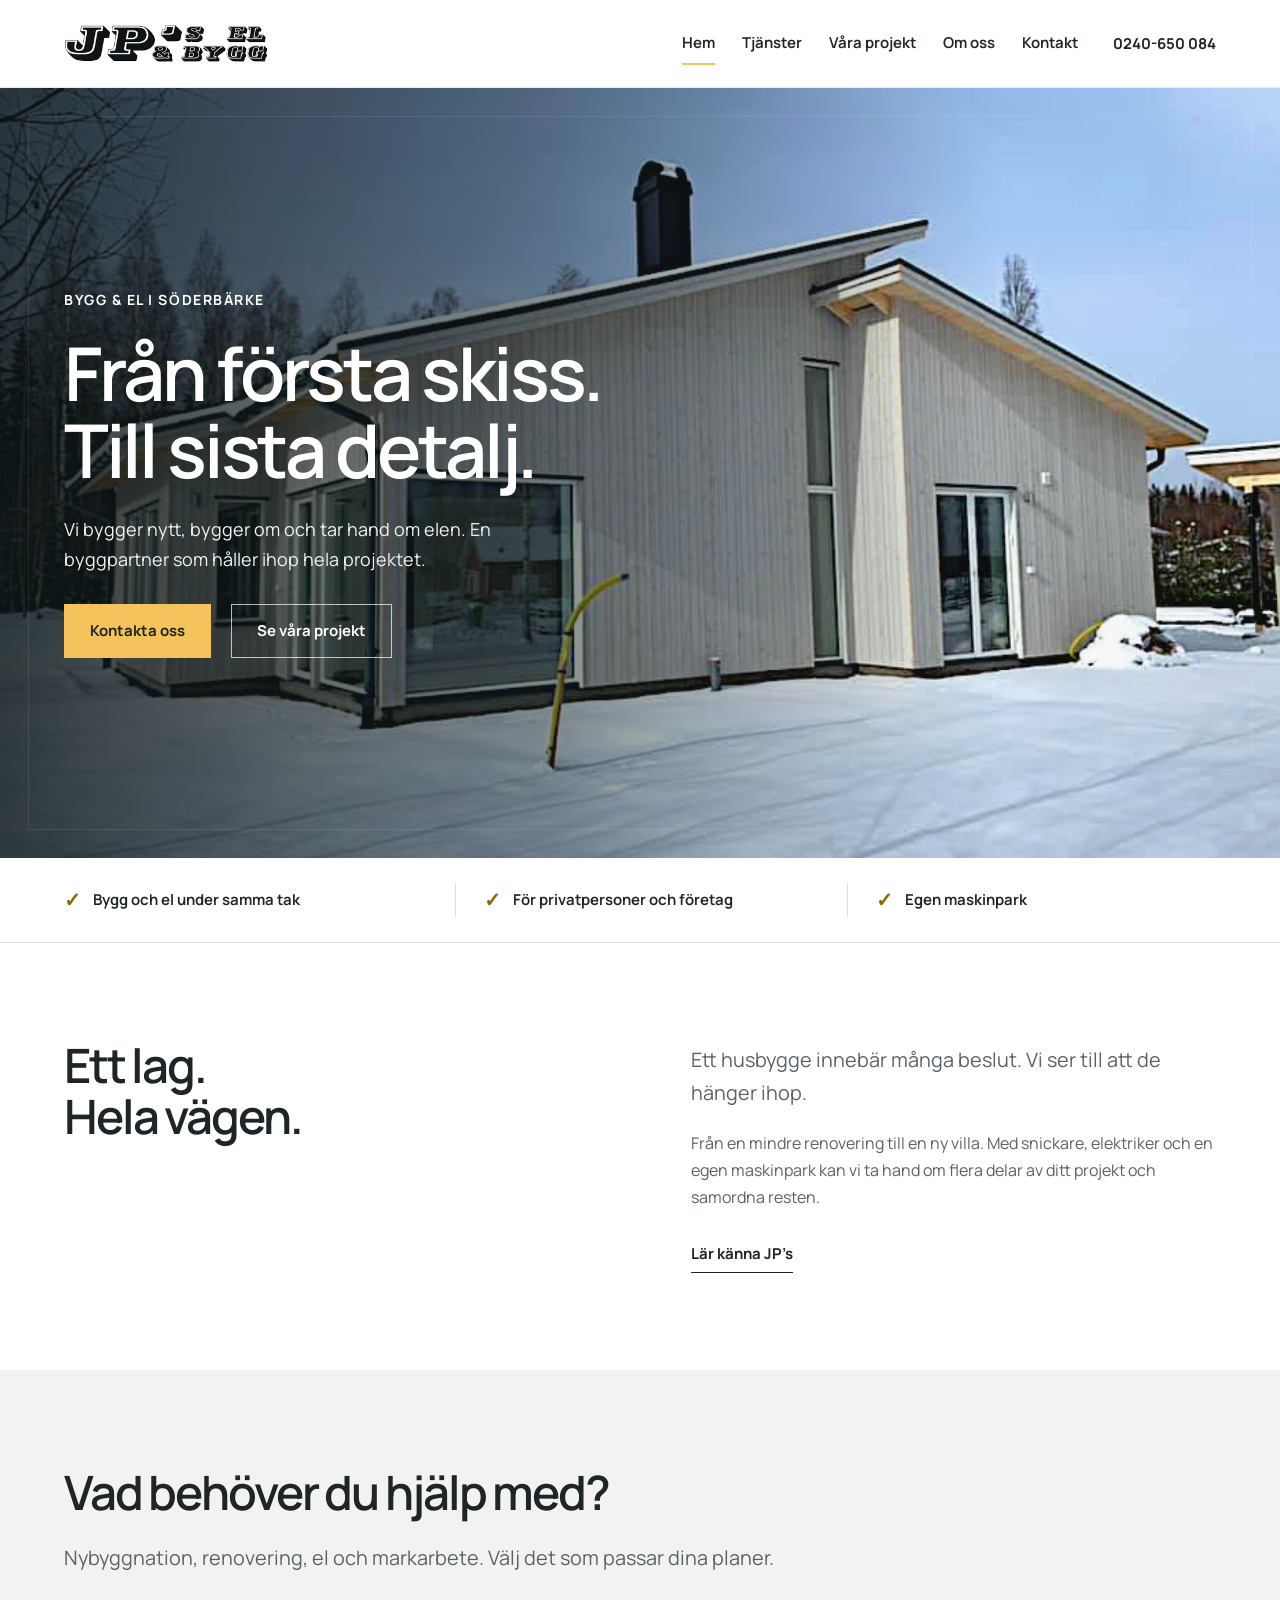
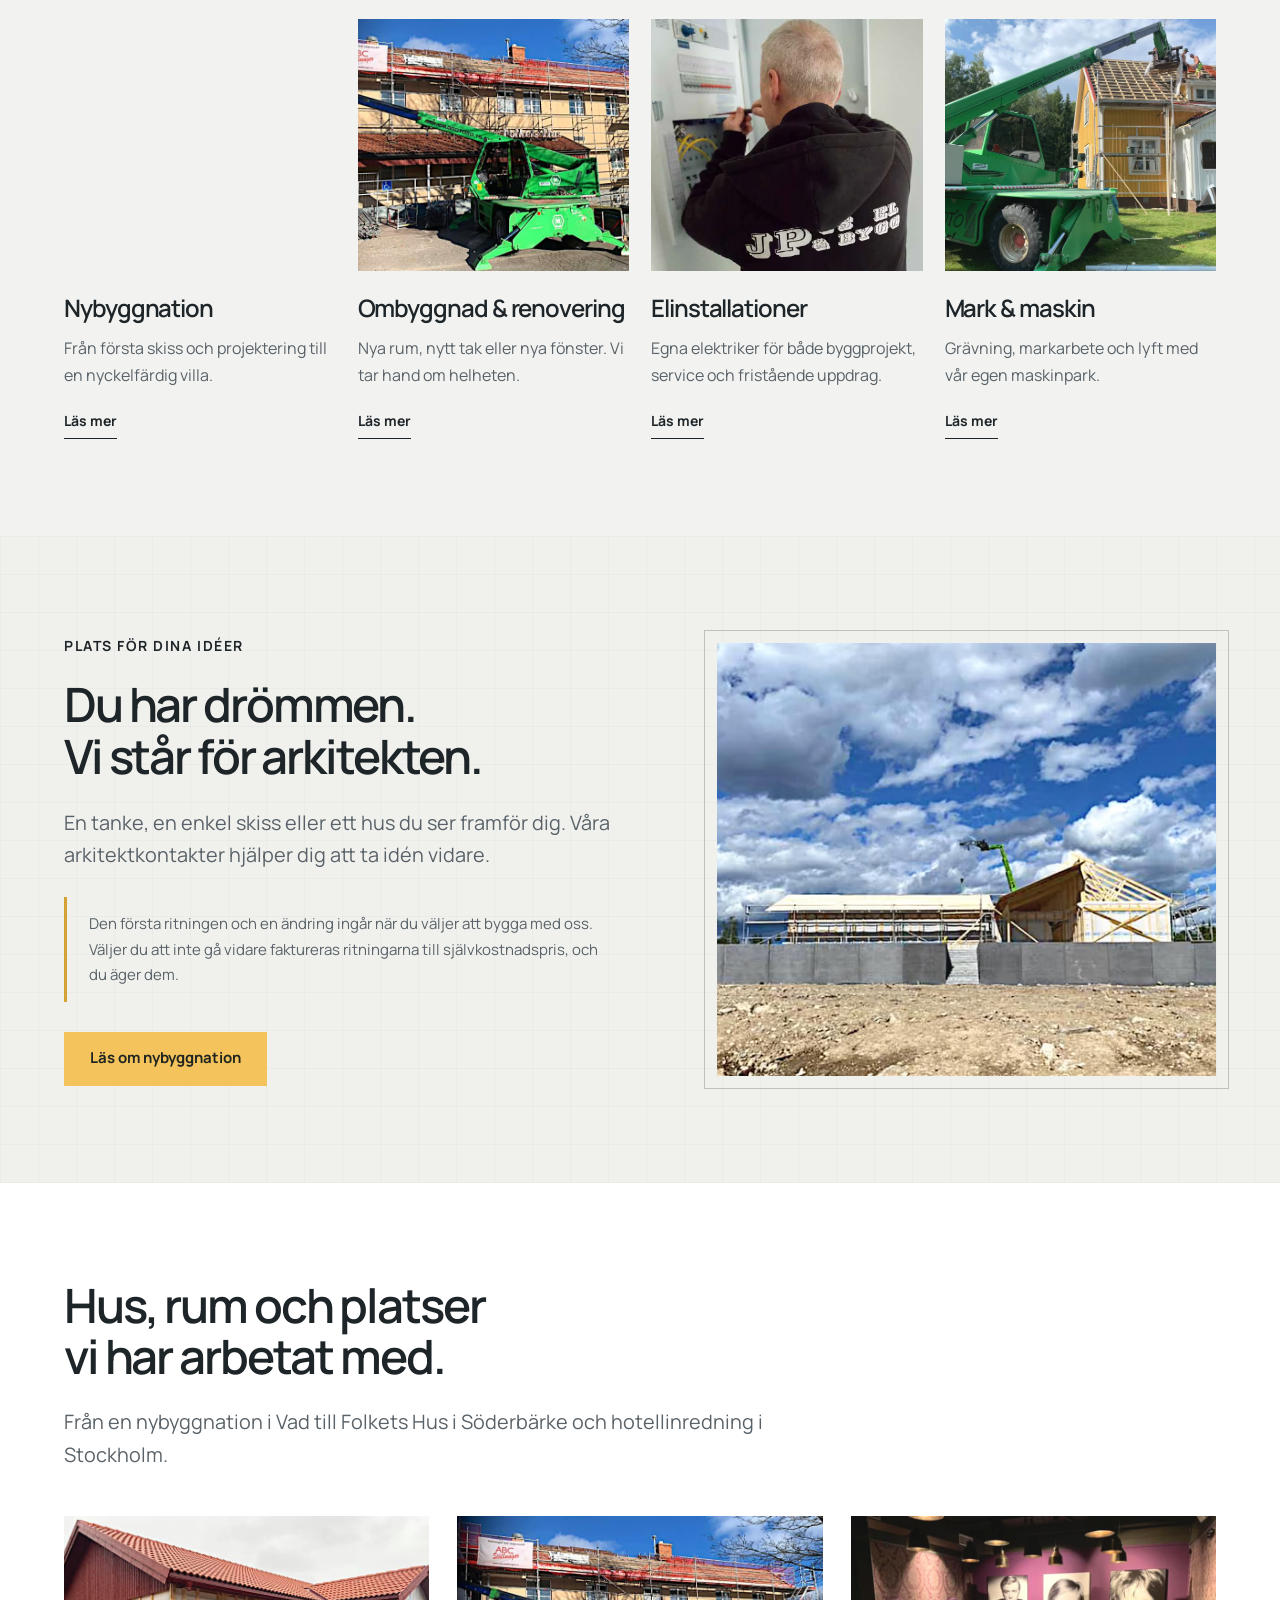
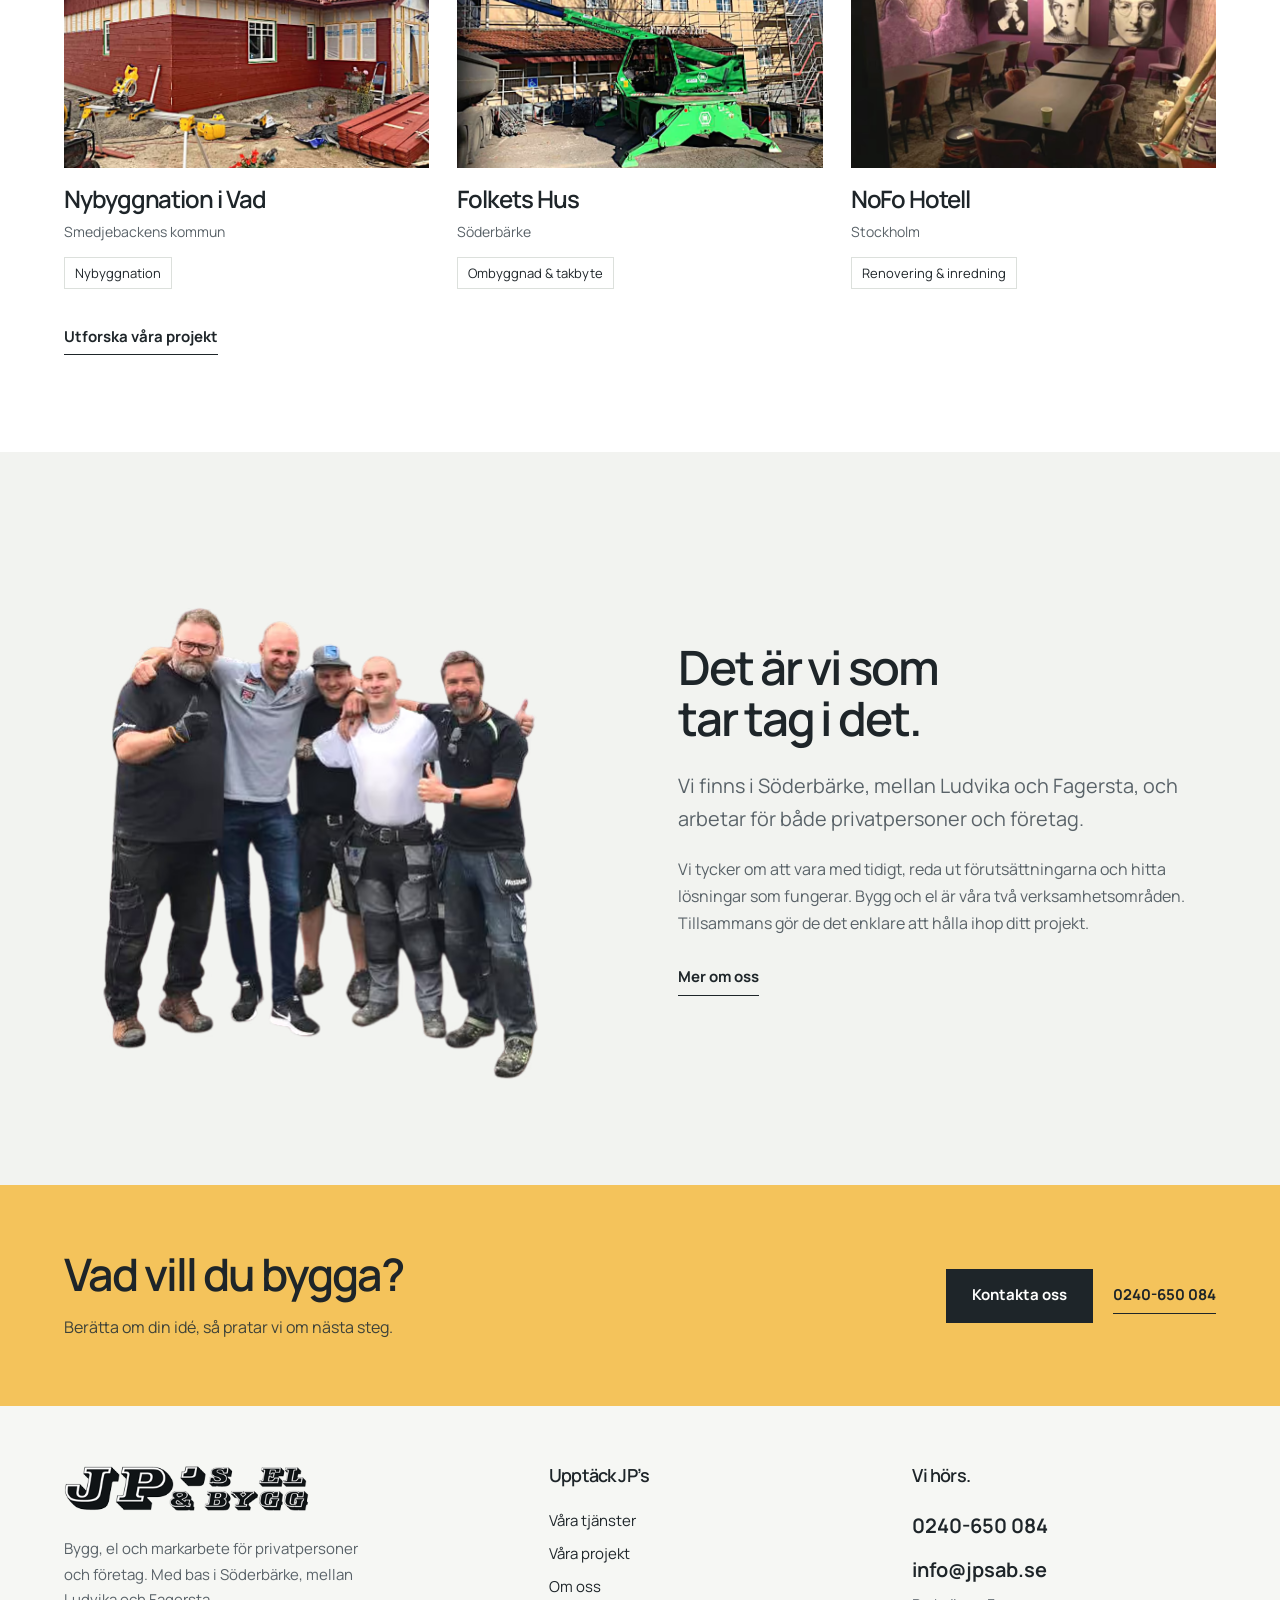
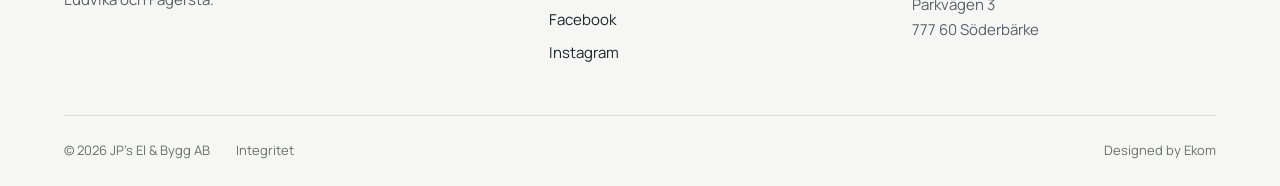
<file: index.html>
<!doctype html><html lang="sv"><head><meta charset="utf-8"><meta name="viewport" content="width=device-width, initial-scale=1"><title>Byggfirma &amp; elektriker i Söderbärke | JP’s El &amp; Bygg</title><meta name="description" content="JP’s El &amp; Bygg i Söderbärke. Nybyggnation, renovering, elinstallationer och markarbete för privatpersoner och företag. Ring 0240-650 084."><meta name="theme-color" content="#f4c35b"><link rel="canonical" href="https://www.jpsab.se/"><meta property="og:type" content="website"><meta property="og:locale" content="sv_SE"><meta property="og:site_name" content="JP’s El & Bygg"><meta property="og:title" content="Byggfirma &amp; elektriker i Söderbärke | JP’s El &amp; Bygg"><meta property="og:description" content="JP’s El &amp; Bygg i Söderbärke. Nybyggnation, renovering, elinstallationer och markarbete för privatpersoner och företag. Ring 0240-650 084."><meta property="og:url" content="https://www.jpsab.se/"><meta property="og:image" content="https://www.jpsab.se/assets/hero-fiskarhedenvilla.webp"><meta name="twitter:card" content="summary_large_image"><link rel="icon" href="assets/favicon-jps.png" type="image/png"><link rel="preload" href="assets/manrope.woff2" as="font" type="font/woff2" crossorigin><link rel="stylesheet" href="styles.css"><script type="application/ld+json">{"@context": "https://schema.org", "@graph": [{"@type": "GeneralContractor", "@id": "https://www.jpsab.se/#business", "name": "JP’s El & Bygg AB", "url": "https://www.jpsab.se/", "telephone": "+46240650084", "email": "info@jpsab.se", "image": "https://www.jpsab.se/assets/hero-fiskarhedenvilla.webp", "address": {"@type": "PostalAddress", "streetAddress": "Parkvägen 3", "postalCode": "777 60", "addressLocality": "Söderbärke", "addressCountry": "SE"}, "sameAs": ["https://www.facebook.com/JpsElByggAb", "https://www.instagram.com/jpselbygg/"]}, {"@type": "WebPage", "@id": "https://www.jpsab.se/#page", "url": "https://www.jpsab.se/", "name": "Byggfirma & elektriker i Söderbärke | JP’s El & Bygg", "description": "JP’s El & Bygg i Söderbärke. Nybyggnation, renovering, elinstallationer och markarbete för privatpersoner och företag. Ring 0240-650 084.", "inLanguage": "sv-SE", "isPartOf": {"@type": "WebSite", "@id": "https://www.jpsab.se/#website", "url": "https://www.jpsab.se/", "name": "JP’s El & Bygg"}, "about": {"@id": "https://www.jpsab.se/#business"}}]}</script></head><body class=""><a class="skip" href="#main">Hoppa till innehållet</a><header class="site-header"><div class="nav-wrap"><a class="brand" href="index.html" aria-label="JP’s El & Bygg, startsida"><img src="assets/logo-jps.webp" alt="JP’s El &amp; Bygg AB" width="350" height="64"></a><nav class="desktop-nav" aria-label="Huvudmeny"><a href="index.html" aria-current="page">Hem</a><a href="tjanster.html">Tjänster</a><a href="projekt.html">Våra projekt</a><a href="om-oss.html">Om oss</a><a href="kontakt.html">Kontakt</a></nav><a class="header-phone" href="tel:+46240650084">0240-650 084</a><button class="menu-toggle" aria-expanded="false" aria-controls="mobile-nav"><span>Meny</span><span class="menu-bars" aria-hidden="true"><i></i><i></i></span></button></div></header><nav id="mobile-nav" class="mobile-nav" aria-label="Mobilmeny" hidden><a href="index.html" aria-current="page">Hem</a><a href="tjanster.html">Tjänster</a><a href="projekt.html">Våra projekt</a><a href="om-oss.html">Om oss</a><a href="kontakt.html">Kontakt</a><div class="mobile-contact"><a class="btn " href="tel:+46240650084">Ring 0240-650 084</a><p><a href="mailto:info@jpsab.se">info@jpsab.se</a></p></div></nav><main id="main"><section class="hero"><picture><source type="image/avif" srcset="assets/hero-fiskarhedenvilla-800.avif 800w, assets/hero-fiskarhedenvilla.avif 960w" sizes="100vw"><img src="assets/hero-fiskarhedenvilla.webp" srcset="assets/hero-fiskarhedenvilla-800.webp 800w, assets/hero-fiskarhedenvilla.webp 960w" sizes="100vw" width="960" height="561" alt="Färdig Fiskarhedenvilla byggd av JP’s El &amp; Bygg" fetchpriority="high" loading="eager" decoding="async"></picture><div class="hero-bracket" aria-hidden="true"></div><div class="wrap hero-inner"><p class="eyebrow">Bygg &amp; el i Söderbärke</p><h1>Från första skiss.<span>Till sista detalj.</span></h1><p class="lead">Vi bygger nytt, bygger om och tar hand om elen. En byggpartner som håller ihop hela projektet.</p><div class="actions"><a class="btn " href="kontakt.html">Kontakta oss</a><a class="btn outline" href="projekt.html">Se våra projekt</a></div></div></section><div class="trust-strip"><div class="wrap trust-items"><div><span class="check" aria-hidden="true">✓</span>Bygg och el under samma tak</div><div><span class="check" aria-hidden="true">✓</span>För privatpersoner och företag</div><div><span class="check" aria-hidden="true">✓</span>Egen maskinpark</div></div></div><section class="section"><div class="wrap intro-grid"><h2>Ett lag.<br>Hela vägen.</h2><div><p class="lead">Ett husbygge innebär många beslut. Vi ser till att de hänger ihop.</p><p>Från en mindre renovering till en ny villa. Med snickare, elektriker och en egen maskinpark kan vi ta hand om flera delar av ditt projekt och samordna resten.</p><a class="text-link" href="om-oss.html">Lär känna JP’s</a></div></div></section><section class="section muted-bg"><div class="wrap"><div class="section-intro"><h2>Vad behöver du hjälp med?</h2><p class="lead">Nybyggnation, renovering, el och markarbete. Välj det som passar dina planer.</p></div><div class="services-grid"><article class="service-card"><a href="nybyggnation.html" aria-label="Läs om nybyggnation"><picture><source type="image/avif" srcset="assets/hero-fiskarhedenvilla-800.avif 800w, assets/hero-fiskarhedenvilla.avif 960w" sizes="(max-width: 767px) 50vw, (max-width:1100px) 50vw, 25vw"><img src="assets/hero-fiskarhedenvilla.webp" srcset="assets/hero-fiskarhedenvilla-800.webp 800w, assets/hero-fiskarhedenvilla.webp 960w" sizes="(max-width: 767px) 50vw, (max-width:1100px) 50vw, 25vw" width="960" height="561" alt="Färdig Fiskarhedenvilla, enligt originalets bildtext efter en prima slutbesiktning." loading="lazy" decoding="async"></picture></a><h3><a href="nybyggnation.html">Nybyggnation</a></h3><p>Från första skiss och projektering till en nyckelfärdig villa.</p><a class="text-link" href="nybyggnation.html">Läs mer</a></article><article class="service-card"><a href="ombyggnation-renovering.html" aria-label="Läs om ombyggnad &amp; renovering"><picture><source type="image/avif" srcset="assets/project-folkets-hus.avif 795w" sizes="(max-width: 767px) 50vw, (max-width:1100px) 50vw, 25vw"><img src="assets/project-folkets-hus.webp" srcset="assets/project-folkets-hus.webp 795w" sizes="(max-width: 767px) 50vw, (max-width:1100px) 50vw, 25vw" width="795" height="550" alt="Ombyggnation och takbyte vid Folkets Hus i Söderbärke." loading="lazy" decoding="async"></picture></a><h3><a href="ombyggnation-renovering.html">Ombyggnad &amp; renovering</a></h3><p>Nya rum, nytt tak eller nya fönster. Vi tar hand om helheten.</p><a class="text-link" href="ombyggnation-renovering.html">Läs mer</a></article><article class="service-card"><a href="elinstallation.html" aria-label="Läs om elinstallationer"><picture><source type="image/avif" srcset="assets/electrical-installation.avif 498w" sizes="(max-width: 767px) 50vw, (max-width:1100px) 50vw, 25vw"><img src="assets/electrical-installation.webp" srcset="assets/electrical-installation.webp 498w" sizes="(max-width: 767px) 50vw, (max-width:1100px) 50vw, 25vw" width="498" height="383" alt="Elektriker från JP’s El &amp; Bygg arbetar vid en elcentral." loading="lazy" decoding="async"></picture></a><h3><a href="elinstallation.html">Elinstallationer</a></h3><p>Egna elektriker för både byggprojekt, service och fristående uppdrag.</p><a class="text-link" href="elinstallation.html">Läs mer</a></article><article class="service-card"><a href="mark-maskin.html" aria-label="Läs om mark &amp; maskin"><picture><source type="image/avif" srcset="assets/machinery-telescopic-loader.avif 794w" sizes="(max-width: 767px) 50vw, (max-width:1100px) 50vw, 25vw"><img src="assets/machinery-telescopic-loader.webp" srcset="assets/machinery-telescopic-loader.webp 794w" sizes="(max-width: 767px) 50vw, (max-width:1100px) 50vw, 25vw" width="794" height="551" alt="JP’s teleskoplastare vid takarbete på en gul byggnad." loading="lazy" decoding="async"></picture></a><h3><a href="mark-maskin.html">Mark &amp; maskin</a></h3><p>Grävning, markarbete och lyft med vår egen maskinpark.</p><a class="text-link" href="mark-maskin.html">Läs mer</a></article></div></div></section><section class="architecture section"><div class="wrap architecture-grid"><div><p class="eyebrow">Plats för dina idéer</p><h2>Du har drömmen.<br>Vi står för arkitekten.</h2><p class="lead">En tanke, en enkel skiss eller ett hus du ser framför dig. Våra arkitektkontakter hjälper dig att ta idén vidare.</p><p class="offer-note">Den första ritningen och en ändring ingår när du väljer att bygga med oss. Väljer du att inte gå vidare faktureras ritningarna till självkostnadspris, och du äger dem.</p><div class="actions"><a class="btn " href="nybyggnation.html">Läs om nybyggnation</a></div></div><div class="architecture-photo"><picture><source type="image/avif" srcset="assets/house-construction-800.avif 800w, assets/house-construction.avif 957w" sizes="(max-width: 767px) 100vw, 50vw"><img src="assets/house-construction.webp" srcset="assets/house-construction-800.webp 800w, assets/house-construction.webp 957w" sizes="(max-width: 767px) 100vw, 50vw" width="957" height="564" alt="Ett nytt hus under uppförande av JP’s El &amp; Bygg" loading="lazy" decoding="async"></picture></div></div></section><section class="section"><div class="wrap"><div class="section-intro"><h2>Hus, rum och platser<br>vi har arbetat med.</h2><p class="lead">Från en nybyggnation i Vad till Folkets Hus i Söderbärke och hotellinredning i Stockholm.</p></div><div class="projects-grid"><article class="project-card"><a href="projekt-vad.html" aria-label="Se projekt Nybyggnation i Vad"><picture><source type="image/avif" srcset="assets/project-vad-800.avif 800w, assets/project-vad.avif 851w" sizes="(max-width: 767px) 100vw, 50vw"><img src="assets/project-vad.webp" srcset="assets/project-vad-800.webp 800w, assets/project-vad.webp 851w" sizes="(max-width: 767px) 100vw, 50vw" width="851" height="550" alt="Nybyggnation i Vad, Smedjebackens kommun." loading="lazy" decoding="async"></picture></a><div class="project-meta"><div><h3><a href="projekt-vad.html">Nybyggnation i Vad</a></h3><p>Smedjebackens kommun</p></div><span class="project-type">Nybyggnation</span></div></article><article class="project-card"><a href="projekt-folkets-hus.html" aria-label="Se projekt Folkets Hus"><picture><source type="image/avif" srcset="assets/project-folkets-hus.avif 795w" sizes="(max-width: 767px) 100vw, 50vw"><img src="assets/project-folkets-hus.webp" srcset="assets/project-folkets-hus.webp 795w" sizes="(max-width: 767px) 100vw, 50vw" width="795" height="550" alt="Ombyggnation och takbyte vid Folkets Hus i Söderbärke." loading="lazy" decoding="async"></picture></a><div class="project-meta"><div><h3><a href="projekt-folkets-hus.html">Folkets Hus</a></h3><p>Söderbärke</p></div><span class="project-type">Ombyggnad & takbyte</span></div></article><article class="project-card"><a href="projekt-nofo.html" aria-label="Se projekt NoFo Hotell"><picture><source type="image/avif" srcset="assets/project-nofo-hotel-800.avif 800w, assets/project-nofo-hotel.avif 815w" sizes="(max-width: 767px) 100vw, 50vw"><img src="assets/project-nofo-hotel.webp" srcset="assets/project-nofo-hotel-800.webp 800w, assets/project-nofo-hotel.webp 815w" sizes="(max-width: 767px) 100vw, 50vw" width="815" height="550" alt="Renovering och inredning på NoFo Hotell i Stockholm." loading="lazy" decoding="async"></picture></a><div class="project-meta"><div><h3><a href="projekt-nofo.html">NoFo Hotell</a></h3><p>Stockholm</p></div><span class="project-type">Renovering & inredning</span></div></article></div><div class="actions"><a class="text-link" href="projekt.html">Utforska våra projekt</a></div></div></section><section class="section muted-bg"><div class="wrap team-section"><div class="team-image"><picture><source type="image/avif" srcset="assets/team-jps.avif 473w" sizes="(max-width: 767px) 100vw, 50vw"><img src="assets/team-jps.webp" srcset="assets/team-jps.webp 473w" sizes="(max-width: 767px) 100vw, 50vw" width="473" height="499" alt="Medarbetare på JP’s El &amp; Bygg i arbetskläder" loading="lazy" decoding="async"></picture></div><div><h2>Det är vi som<br>tar tag i det.</h2><p class="lead">Vi finns i Söderbärke, mellan Ludvika och Fagersta, och arbetar för både privatpersoner och företag.</p><p>Vi tycker om att vara med tidigt, reda ut förutsättningarna och hitta lösningar som fungerar. Bygg och el är våra två verksamhetsområden. Tillsammans gör de det enklare att hålla ihop ditt projekt.</p><a class="text-link" href="om-oss.html">Mer om oss</a></div></div></section><section class="cta"><div class="wrap cta-row"><div><h2>Vad vill du bygga?</h2><p>Berätta om din idé, så pratar vi om nästa steg.</p></div><div class="actions"><a class="btn " href="kontakt.html">Kontakta oss</a><a class="text-link" href="tel:+46240650084">0240-650 084</a></div></div></section></main><footer class="site-footer"><div class="wrap"><div class="footer-top"><div><a href="index.html" class="footer-brand"><img src="assets/logo-jps.webp" alt="JP’s El &amp; Bygg AB" width="350" height="64"></a><p>Bygg, el och markarbete för privatpersoner och företag. Med bas i Söderbärke, mellan Ludvika och Fagersta.</p></div><div><h3>Upptäck JP’s</h3><a href="tjanster.html">Våra tjänster</a><a href="projekt.html">Våra projekt</a><a href="om-oss.html">Om oss</a><a href="https://www.facebook.com/JpsElByggAb" target="_blank" rel="noopener noreferrer">Facebook</a><a href="https://www.instagram.com/jpselbygg/" target="_blank" rel="noopener noreferrer">Instagram</a></div><div class="footer-contact"><h3>Vi hörs.</h3><a href="tel:+46240650084">0240-650 084</a><a href="mailto:info@jpsab.se">info@jpsab.se</a><p>Parkvägen 3<br>777 60 Söderbärke</p></div></div><div class="footer-bottom"><span>© 2026 JP’s El &amp; Bygg AB</span><a href="integritet.html">Integritet</a><span class="credit">Designed by <a href="https://ekom.se" target="_blank" rel="noopener noreferrer">Ekom</a></span></div></div></footer><div class="mobile-actions"><a class="btn outline" href="tel:+46240650084">Ring oss</a><a class="btn " href="mailto:info@jpsab.se">Mejla om ditt projekt</a></div><dialog class="lightbox" aria-label="Projektbild"><div class="lightbox-top"><p></p><button type="button" autofocus>Stäng</button></div><img src="[data-uri]" alt=""></dialog><script src="script.js" defer></script></body></html>
</file>
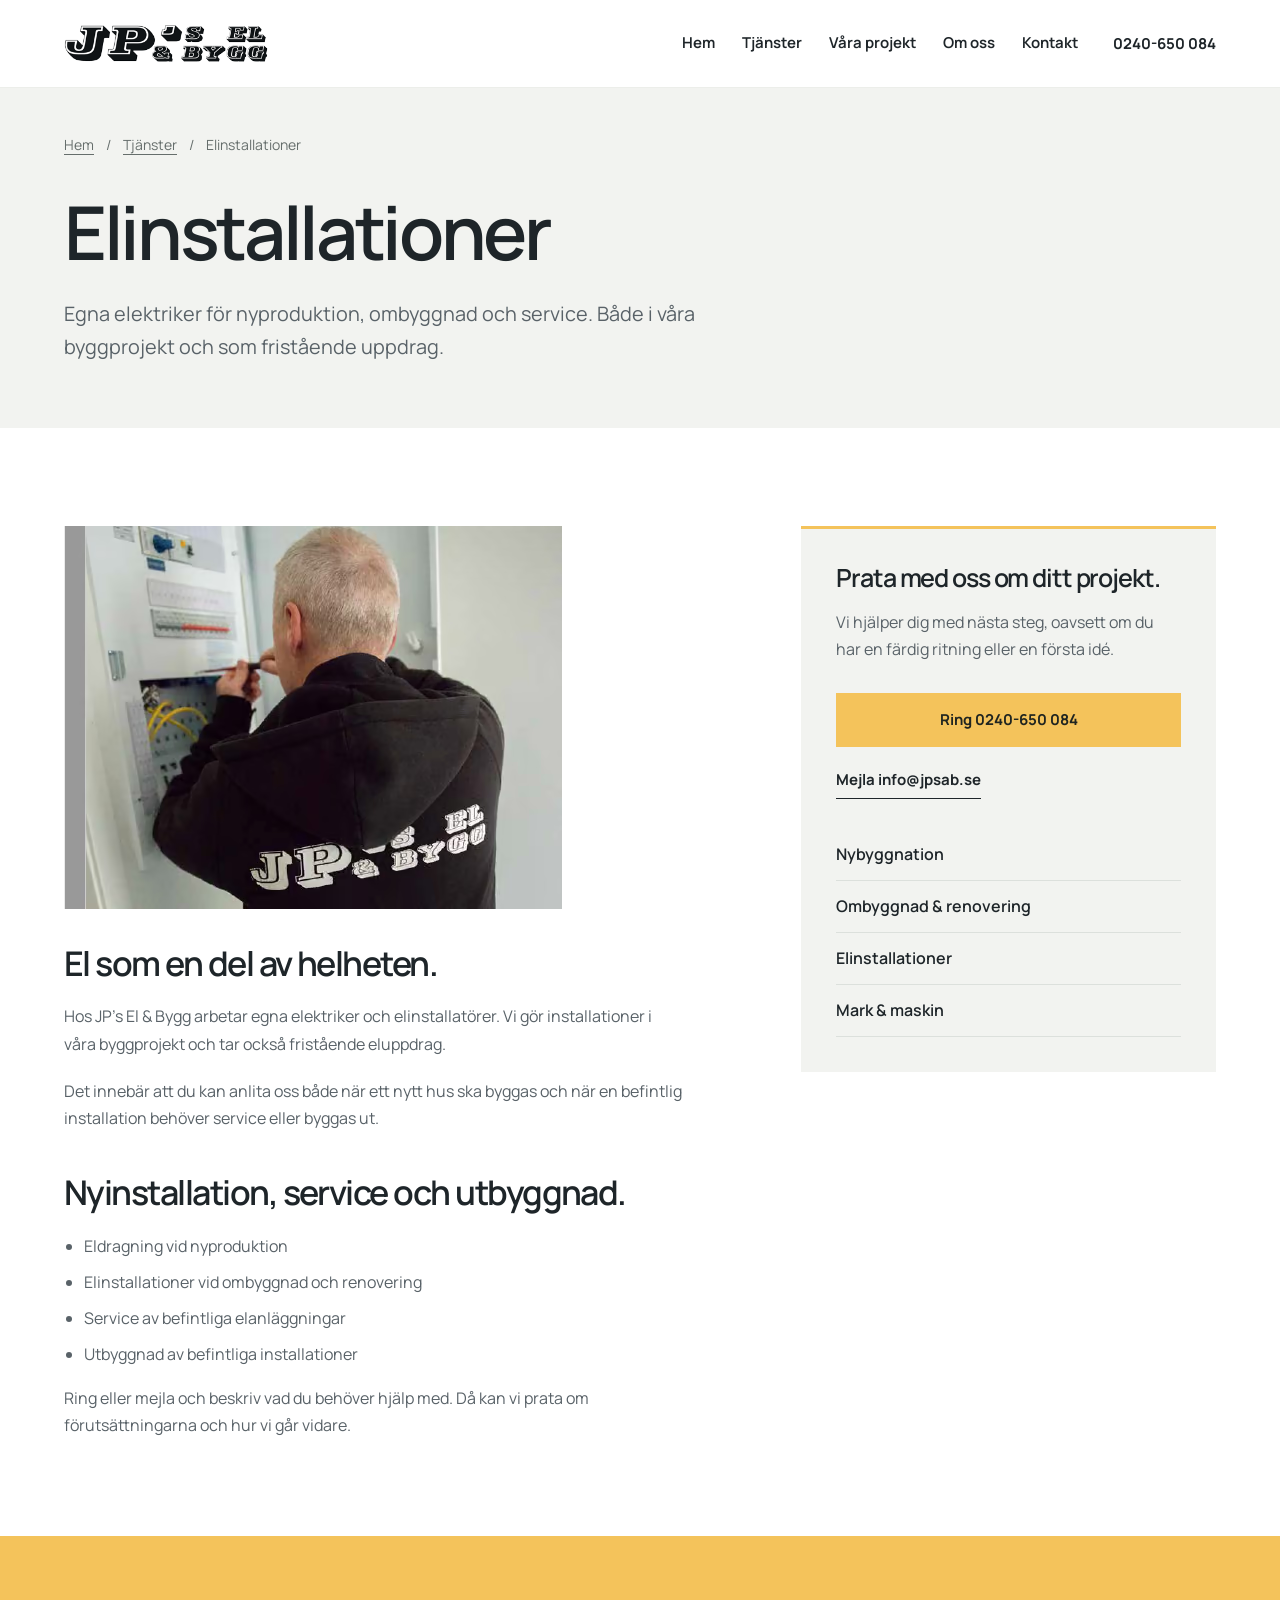
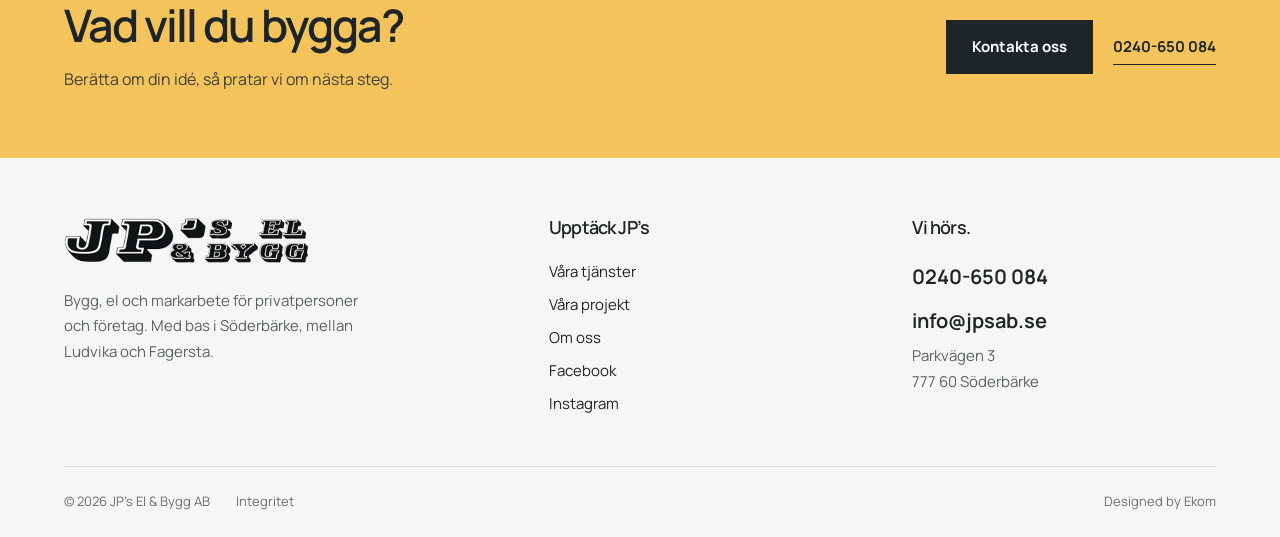
<file: elinstallation.html>
<!doctype html><html lang="sv"><head><meta charset="utf-8"><meta name="viewport" content="width=device-width, initial-scale=1"><title>Elinstallationer i Söderbärke | JP’s El &amp; Bygg</title><meta name="description" content="Egna elektriker för nyproduktion, ombyggnad och service. Både i våra byggprojekt och som fristående uppdrag. Kontakta JP’s El &amp; Bygg på 0240-650 084."><meta name="theme-color" content="#f4c35b"><link rel="canonical" href="https://www.jpsab.se/elinstallation.html"><meta property="og:type" content="website"><meta property="og:locale" content="sv_SE"><meta property="og:site_name" content="JP’s El & Bygg"><meta property="og:title" content="Elinstallationer i Söderbärke | JP’s El &amp; Bygg"><meta property="og:description" content="Egna elektriker för nyproduktion, ombyggnad och service. Både i våra byggprojekt och som fristående uppdrag. Kontakta JP’s El &amp; Bygg på 0240-650 084."><meta property="og:url" content="https://www.jpsab.se/elinstallation.html"><meta property="og:image" content="https://www.jpsab.se/assets/electrical-installation.webp"><meta name="twitter:card" content="summary_large_image"><link rel="icon" href="assets/favicon-jps.png" type="image/png"><link rel="preload" href="assets/manrope.woff2" as="font" type="font/woff2" crossorigin><link rel="stylesheet" href="styles.css"><script type="application/ld+json">{"@context": "https://schema.org", "@graph": [{"@type": "GeneralContractor", "@id": "https://www.jpsab.se/#business", "name": "JP’s El & Bygg AB", "url": "https://www.jpsab.se/", "telephone": "+46240650084", "email": "info@jpsab.se", "image": "https://www.jpsab.se/assets/hero-fiskarhedenvilla.webp", "address": {"@type": "PostalAddress", "streetAddress": "Parkvägen 3", "postalCode": "777 60", "addressLocality": "Söderbärke", "addressCountry": "SE"}, "sameAs": ["https://www.facebook.com/JpsElByggAb", "https://www.instagram.com/jpselbygg/"]}, {"@type": "WebPage", "@id": "https://www.jpsab.se/elinstallation.html#page", "url": "https://www.jpsab.se/elinstallation.html", "name": "Elinstallationer i Söderbärke | JP’s El & Bygg", "description": "Egna elektriker för nyproduktion, ombyggnad och service. Både i våra byggprojekt och som fristående uppdrag. Kontakta JP’s El & Bygg på 0240-650 084.", "inLanguage": "sv-SE", "isPartOf": {"@type": "WebSite", "@id": "https://www.jpsab.se/#website", "url": "https://www.jpsab.se/", "name": "JP’s El & Bygg"}, "about": {"@id": "https://www.jpsab.se/#business"}}, {"@type": "BreadcrumbList", "itemListElement": [{"@type": "ListItem", "position": 1, "name": "Hem", "item": "https://www.jpsab.se/"}, {"@type": "ListItem", "position": 2, "name": "Elinstallationer i Söderbärke", "item": "https://www.jpsab.se/elinstallation.html"}]}]}</script></head><body class=""><a class="skip" href="#main">Hoppa till innehållet</a><header class="site-header"><div class="nav-wrap"><a class="brand" href="index.html" aria-label="JP’s El & Bygg, startsida"><img src="assets/logo-jps.webp" alt="JP’s El &amp; Bygg AB" width="350" height="64"></a><nav class="desktop-nav" aria-label="Huvudmeny"><a href="index.html">Hem</a><a href="tjanster.html">Tjänster</a><a href="projekt.html">Våra projekt</a><a href="om-oss.html">Om oss</a><a href="kontakt.html">Kontakt</a></nav><a class="header-phone" href="tel:+46240650084">0240-650 084</a><button class="menu-toggle" aria-expanded="false" aria-controls="mobile-nav"><span>Meny</span><span class="menu-bars" aria-hidden="true"><i></i><i></i></span></button></div></header><nav id="mobile-nav" class="mobile-nav" aria-label="Mobilmeny" hidden><a href="index.html">Hem</a><a href="tjanster.html">Tjänster</a><a href="projekt.html">Våra projekt</a><a href="om-oss.html">Om oss</a><a href="kontakt.html">Kontakt</a><div class="mobile-contact"><a class="btn " href="tel:+46240650084">Ring 0240-650 084</a><p><a href="mailto:info@jpsab.se">info@jpsab.se</a></p></div></nav><main id="main"><section class="subhero"><div class="wrap"><nav class="breadcrumbs" aria-label="Brödsmulor"><a href="index.html">Hem</a><span aria-hidden="true">/</span><a href="tjanster.html">Tjänster</a><span aria-hidden="true">/</span><span>Elinstallationer</span></nav><h1>Elinstallationer</h1><p class="lead">Egna elektriker för nyproduktion, ombyggnad och service. Både i våra byggprojekt och som fristående uppdrag.</p></div></section><section class="section"><div class="wrap content-grid"><div class="prose"><picture><source type="image/avif" srcset="assets/electrical-installation.avif 498w" sizes="(max-width: 767px) 100vw, 50vw"><img src="assets/electrical-installation.webp" srcset="assets/electrical-installation.webp 498w" sizes="(max-width: 767px) 100vw, 50vw" width="498" height="383" alt="Elektriker från JP’s El &amp; Bygg arbetar vid en elcentral." fetchpriority="high" loading="eager" decoding="async"></picture><div style="margin-top:36px"><h2>El som en del av helheten.</h2><p>Hos JP’s El & Bygg arbetar egna elektriker och elinstallatörer. Vi gör installationer i våra byggprojekt och tar också fristående eluppdrag.</p><p>Det innebär att du kan anlita oss både när ett nytt hus ska byggas och när en befintlig installation behöver service eller byggas ut.</p><h2>Nyinstallation, service och utbyggnad.</h2><ul><li>Eldragning vid nyproduktion</li><li>Elinstallationer vid ombyggnad och renovering</li><li>Service av befintliga elanläggningar</li><li>Utbyggnad av befintliga installationer</li></ul><p>Ring eller mejla och beskriv vad du behöver hjälp med. Då kan vi prata om förutsättningarna och hur vi går vidare.</p></div></div><aside class="aside-box"><h3>Prata med oss om ditt projekt.</h3><p>Vi hjälper dig med nästa steg, oavsett om du har en färdig ritning eller en första idé.</p><div class="actions"><a class="btn " href="tel:+46240650084">Ring 0240-650 084</a><a class="text-link" href="mailto:info@jpsab.se">Mejla info@jpsab.se</a></div><div class="aside-links"><a href="nybyggnation.html">Nybyggnation</a><a href="ombyggnation-renovering.html">Ombyggnad &amp; renovering</a><a href="elinstallation.html">Elinstallationer</a><a href="mark-maskin.html">Mark &amp; maskin</a></div></aside></div></section><section class="cta"><div class="wrap cta-row"><div><h2>Vad vill du bygga?</h2><p>Berätta om din idé, så pratar vi om nästa steg.</p></div><div class="actions"><a class="btn " href="kontakt.html">Kontakta oss</a><a class="text-link" href="tel:+46240650084">0240-650 084</a></div></div></section></main><footer class="site-footer"><div class="wrap"><div class="footer-top"><div><a href="index.html" class="footer-brand"><img src="assets/logo-jps.webp" alt="JP’s El &amp; Bygg AB" width="350" height="64"></a><p>Bygg, el och markarbete för privatpersoner och företag. Med bas i Söderbärke, mellan Ludvika och Fagersta.</p></div><div><h3>Upptäck JP’s</h3><a href="tjanster.html">Våra tjänster</a><a href="projekt.html">Våra projekt</a><a href="om-oss.html">Om oss</a><a href="https://www.facebook.com/JpsElByggAb" target="_blank" rel="noopener noreferrer">Facebook</a><a href="https://www.instagram.com/jpselbygg/" target="_blank" rel="noopener noreferrer">Instagram</a></div><div class="footer-contact"><h3>Vi hörs.</h3><a href="tel:+46240650084">0240-650 084</a><a href="mailto:info@jpsab.se">info@jpsab.se</a><p>Parkvägen 3<br>777 60 Söderbärke</p></div></div><div class="footer-bottom"><span>© 2026 JP’s El &amp; Bygg AB</span><a href="integritet.html">Integritet</a><span class="credit">Designed by <a href="https://ekom.se" target="_blank" rel="noopener noreferrer">Ekom</a></span></div></div></footer><div class="mobile-actions"><a class="btn outline" href="tel:+46240650084">Ring oss</a><a class="btn " href="mailto:info@jpsab.se">Mejla om ditt projekt</a></div><dialog class="lightbox" aria-label="Projektbild"><div class="lightbox-top"><p></p><button type="button" autofocus>Stäng</button></div><img src="[data-uri]" alt=""></dialog><script src="script.js" defer></script></body></html>
</file>
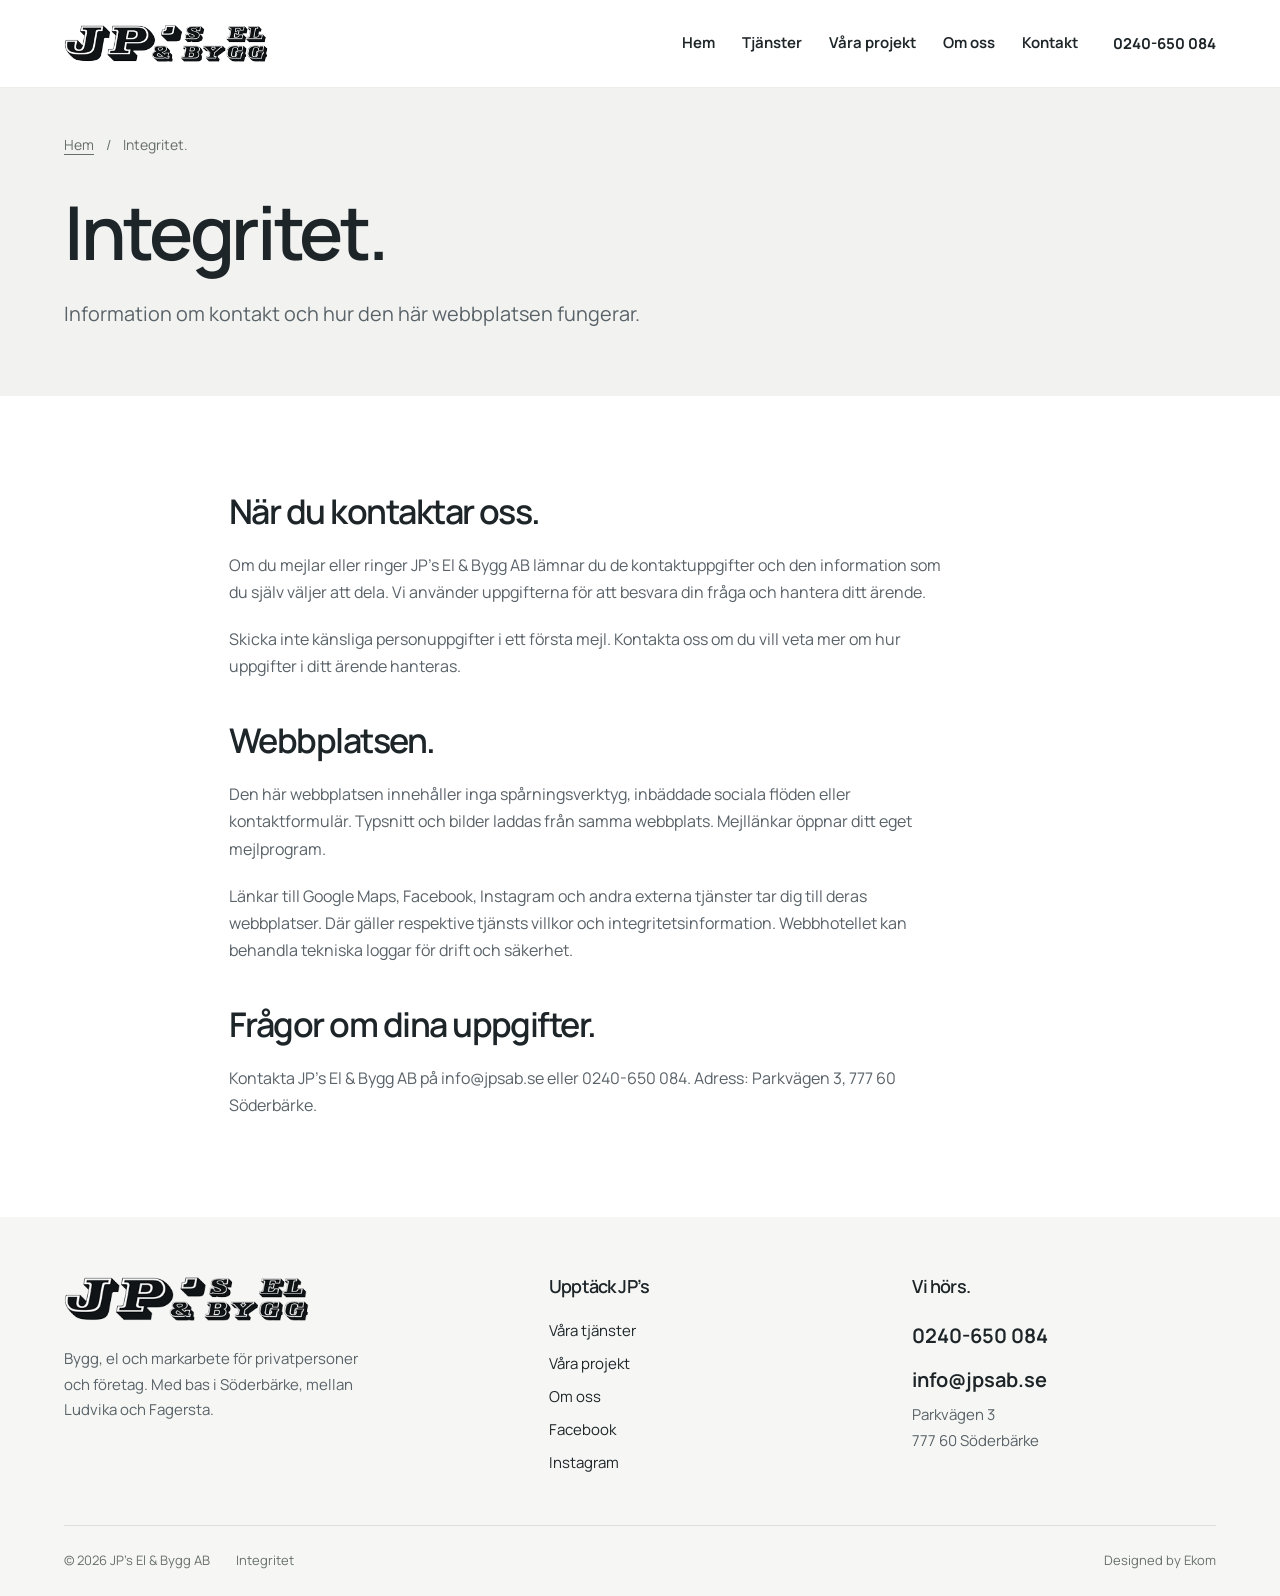
<file: integritet.html>
<!doctype html><html lang="sv"><head><meta charset="utf-8"><meta name="viewport" content="width=device-width, initial-scale=1"><title>Integritet | JP’s El &amp; Bygg</title><meta name="description" content="Information om kontaktuppgifter, externa länkar och integritet på JP’s El &amp; Byggs webbplats."><meta name="theme-color" content="#f4c35b"><link rel="canonical" href="https://www.jpsab.se/integritet.html"><meta property="og:type" content="website"><meta property="og:locale" content="sv_SE"><meta property="og:site_name" content="JP’s El & Bygg"><meta property="og:title" content="Integritet | JP’s El &amp; Bygg"><meta property="og:description" content="Information om kontaktuppgifter, externa länkar och integritet på JP’s El &amp; Byggs webbplats."><meta property="og:url" content="https://www.jpsab.se/integritet.html"><meta property="og:image" content="https://www.jpsab.se/assets/hero-fiskarhedenvilla.webp"><meta name="twitter:card" content="summary_large_image"><link rel="icon" href="assets/favicon-jps.png" type="image/png"><link rel="preload" href="assets/manrope.woff2" as="font" type="font/woff2" crossorigin><link rel="stylesheet" href="styles.css"><script type="application/ld+json">{"@context": "https://schema.org", "@graph": [{"@type": "GeneralContractor", "@id": "https://www.jpsab.se/#business", "name": "JP’s El & Bygg AB", "url": "https://www.jpsab.se/", "telephone": "+46240650084", "email": "info@jpsab.se", "image": "https://www.jpsab.se/assets/hero-fiskarhedenvilla.webp", "address": {"@type": "PostalAddress", "streetAddress": "Parkvägen 3", "postalCode": "777 60", "addressLocality": "Söderbärke", "addressCountry": "SE"}, "sameAs": ["https://www.facebook.com/JpsElByggAb", "https://www.instagram.com/jpselbygg/"]}, {"@type": "WebPage", "@id": "https://www.jpsab.se/integritet.html#page", "url": "https://www.jpsab.se/integritet.html", "name": "Integritet | JP’s El & Bygg", "description": "Information om kontaktuppgifter, externa länkar och integritet på JP’s El & Byggs webbplats.", "inLanguage": "sv-SE", "isPartOf": {"@type": "WebSite", "@id": "https://www.jpsab.se/#website", "url": "https://www.jpsab.se/", "name": "JP’s El & Bygg"}, "about": {"@id": "https://www.jpsab.se/#business"}}, {"@type": "BreadcrumbList", "itemListElement": [{"@type": "ListItem", "position": 1, "name": "Hem", "item": "https://www.jpsab.se/"}, {"@type": "ListItem", "position": 2, "name": "Integritet", "item": "https://www.jpsab.se/integritet.html"}]}]}</script></head><body class=""><a class="skip" href="#main">Hoppa till innehållet</a><header class="site-header"><div class="nav-wrap"><a class="brand" href="index.html" aria-label="JP’s El & Bygg, startsida"><img src="assets/logo-jps.webp" alt="JP’s El &amp; Bygg AB" width="350" height="64"></a><nav class="desktop-nav" aria-label="Huvudmeny"><a href="index.html">Hem</a><a href="tjanster.html">Tjänster</a><a href="projekt.html">Våra projekt</a><a href="om-oss.html">Om oss</a><a href="kontakt.html">Kontakt</a></nav><a class="header-phone" href="tel:+46240650084">0240-650 084</a><button class="menu-toggle" aria-expanded="false" aria-controls="mobile-nav"><span>Meny</span><span class="menu-bars" aria-hidden="true"><i></i><i></i></span></button></div></header><nav id="mobile-nav" class="mobile-nav" aria-label="Mobilmeny" hidden><a href="index.html">Hem</a><a href="tjanster.html">Tjänster</a><a href="projekt.html">Våra projekt</a><a href="om-oss.html">Om oss</a><a href="kontakt.html">Kontakt</a><div class="mobile-contact"><a class="btn " href="tel:+46240650084">Ring 0240-650 084</a><p><a href="mailto:info@jpsab.se">info@jpsab.se</a></p></div></nav><main id="main"><section class="subhero"><div class="wrap"><nav class="breadcrumbs" aria-label="Brödsmulor"><a href="index.html">Hem</a><span aria-hidden="true">/</span><span>Integritet.</span></nav><h1>Integritet.</h1><p class="lead">Information om kontakt och hur den här webbplatsen fungerar.</p></div></section><section class="section"><div class="wrap prose" style="max-width:950px"><h2>När du kontaktar oss.</h2><p>Om du mejlar eller ringer JP’s El &amp; Bygg AB lämnar du de kontaktuppgifter och den information som du själv väljer att dela. Vi använder uppgifterna för att besvara din fråga och hantera ditt ärende.</p><p>Skicka inte känsliga personuppgifter i ett första mejl. Kontakta oss om du vill veta mer om hur uppgifter i ditt ärende hanteras.</p><h2>Webbplatsen.</h2><p>Den här webbplatsen innehåller inga spårningsverktyg, inbäddade sociala flöden eller kontaktformulär. Typsnitt och bilder laddas från samma webbplats. Mejllänkar öppnar ditt eget mejlprogram.</p><p>Länkar till Google Maps, Facebook, Instagram och andra externa tjänster tar dig till deras webbplatser. Där gäller respektive tjänsts villkor och integritetsinformation. Webbhotellet kan behandla tekniska loggar för drift och säkerhet.</p><h2>Frågor om dina uppgifter.</h2><p>Kontakta JP’s El &amp; Bygg AB på <a href="mailto:info@jpsab.se">info@jpsab.se</a> eller <a href="tel:+46240650084">0240-650 084</a>. Adress: Parkvägen 3, 777 60 Söderbärke.</p></div></section></main><footer class="site-footer"><div class="wrap"><div class="footer-top"><div><a href="index.html" class="footer-brand"><img src="assets/logo-jps.webp" alt="JP’s El &amp; Bygg AB" width="350" height="64"></a><p>Bygg, el och markarbete för privatpersoner och företag. Med bas i Söderbärke, mellan Ludvika och Fagersta.</p></div><div><h3>Upptäck JP’s</h3><a href="tjanster.html">Våra tjänster</a><a href="projekt.html">Våra projekt</a><a href="om-oss.html">Om oss</a><a href="https://www.facebook.com/JpsElByggAb" target="_blank" rel="noopener noreferrer">Facebook</a><a href="https://www.instagram.com/jpselbygg/" target="_blank" rel="noopener noreferrer">Instagram</a></div><div class="footer-contact"><h3>Vi hörs.</h3><a href="tel:+46240650084">0240-650 084</a><a href="mailto:info@jpsab.se">info@jpsab.se</a><p>Parkvägen 3<br>777 60 Söderbärke</p></div></div><div class="footer-bottom"><span>© 2026 JP’s El &amp; Bygg AB</span><a href="integritet.html">Integritet</a><span class="credit">Designed by <a href="https://ekom.se" target="_blank" rel="noopener noreferrer">Ekom</a></span></div></div></footer><div class="mobile-actions"><a class="btn outline" href="tel:+46240650084">Ring oss</a><a class="btn " href="mailto:info@jpsab.se">Mejla om ditt projekt</a></div><dialog class="lightbox" aria-label="Projektbild"><div class="lightbox-top"><p></p><button type="button" autofocus>Stäng</button></div><img src="[data-uri]" alt=""></dialog><script src="script.js" defer></script></body></html>
</file>
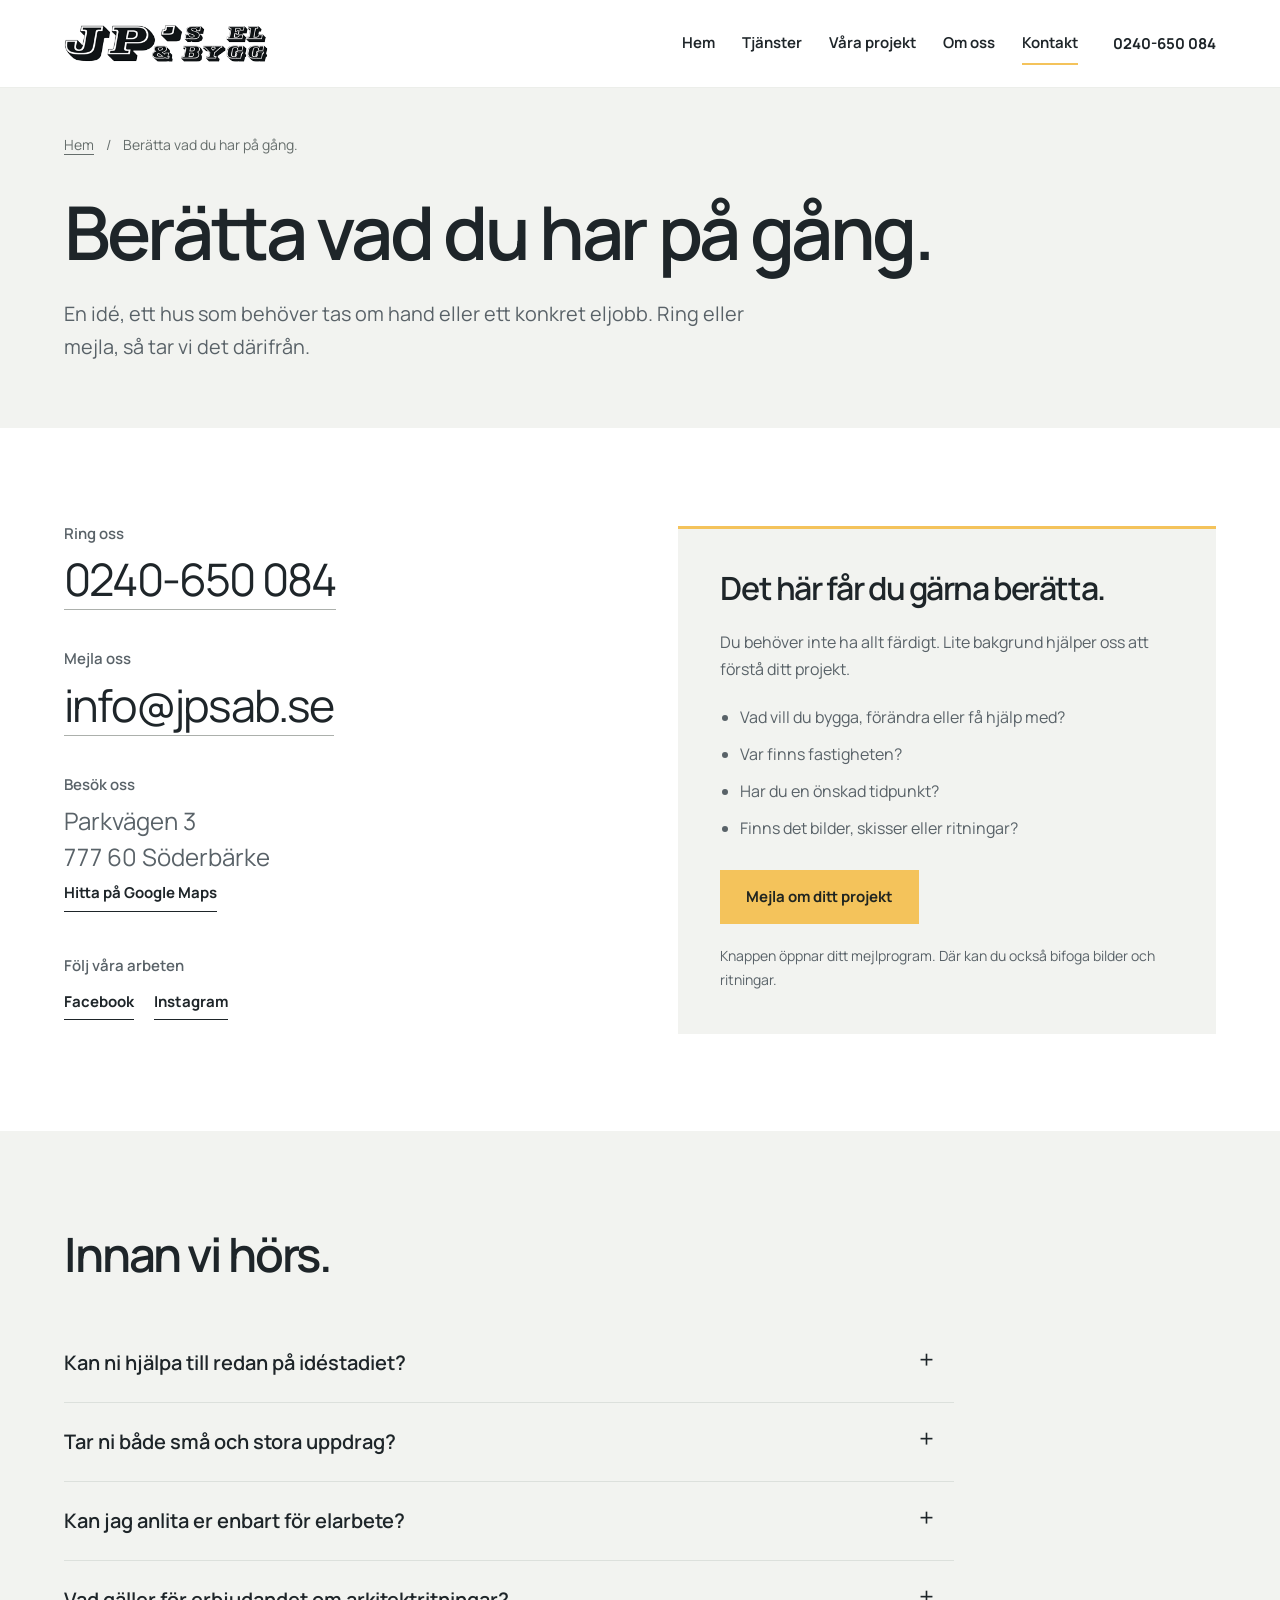
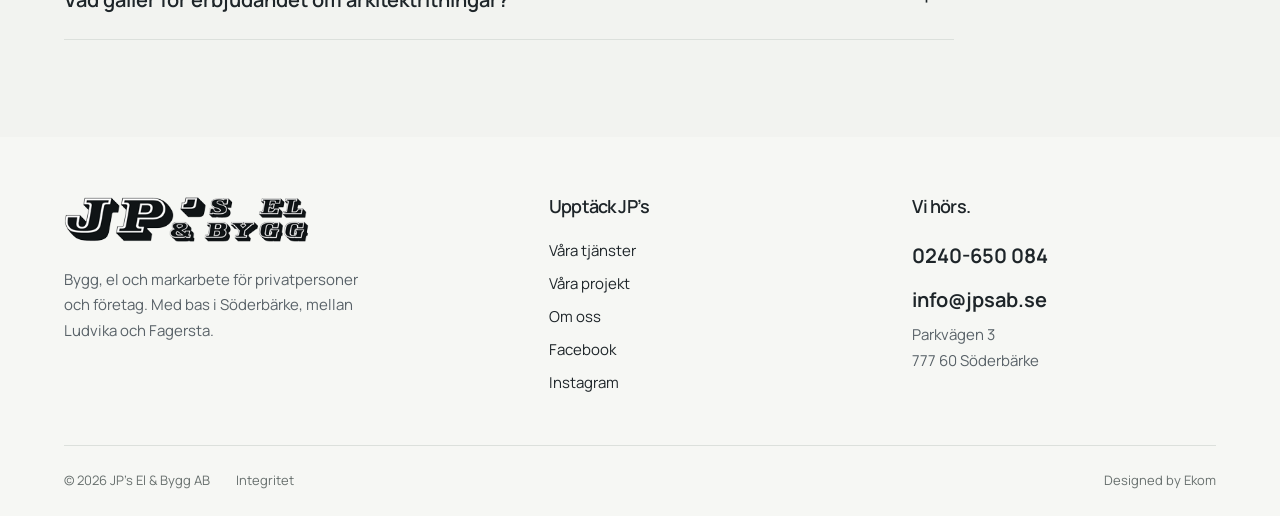
<file: kontakt.html>
<!doctype html><html lang="sv"><head><meta charset="utf-8"><meta name="viewport" content="width=device-width, initial-scale=1"><title>Kontakta JP’s El &amp; Bygg | 0240-650 084</title><meta name="description" content="Kontakta JP’s El &amp; Bygg på 0240-650 084 eller info@jpsab.se. Kontor: Parkvägen 3, 777 60 Söderbärke. Berätta om ditt bygg- eller elprojekt."><meta name="theme-color" content="#f4c35b"><link rel="canonical" href="https://www.jpsab.se/kontakt.html"><meta property="og:type" content="website"><meta property="og:locale" content="sv_SE"><meta property="og:site_name" content="JP’s El & Bygg"><meta property="og:title" content="Kontakta JP’s El &amp; Bygg | 0240-650 084"><meta property="og:description" content="Kontakta JP’s El &amp; Bygg på 0240-650 084 eller info@jpsab.se. Kontor: Parkvägen 3, 777 60 Söderbärke. Berätta om ditt bygg- eller elprojekt."><meta property="og:url" content="https://www.jpsab.se/kontakt.html"><meta property="og:image" content="https://www.jpsab.se/assets/hero-fiskarhedenvilla.webp"><meta name="twitter:card" content="summary_large_image"><link rel="icon" href="assets/favicon-jps.png" type="image/png"><link rel="preload" href="assets/manrope.woff2" as="font" type="font/woff2" crossorigin><link rel="stylesheet" href="styles.css"><script type="application/ld+json">{"@context": "https://schema.org", "@graph": [{"@type": "GeneralContractor", "@id": "https://www.jpsab.se/#business", "name": "JP’s El & Bygg AB", "url": "https://www.jpsab.se/", "telephone": "+46240650084", "email": "info@jpsab.se", "image": "https://www.jpsab.se/assets/hero-fiskarhedenvilla.webp", "address": {"@type": "PostalAddress", "streetAddress": "Parkvägen 3", "postalCode": "777 60", "addressLocality": "Söderbärke", "addressCountry": "SE"}, "sameAs": ["https://www.facebook.com/JpsElByggAb", "https://www.instagram.com/jpselbygg/"]}, {"@type": "ContactPage", "@id": "https://www.jpsab.se/kontakt.html#page", "url": "https://www.jpsab.se/kontakt.html", "name": "Kontakta JP’s El & Bygg | 0240-650 084", "description": "Kontakta JP’s El & Bygg på 0240-650 084 eller info@jpsab.se. Kontor: Parkvägen 3, 777 60 Söderbärke. Berätta om ditt bygg- eller elprojekt.", "inLanguage": "sv-SE", "isPartOf": {"@type": "WebSite", "@id": "https://www.jpsab.se/#website", "url": "https://www.jpsab.se/", "name": "JP’s El & Bygg"}, "about": {"@id": "https://www.jpsab.se/#business"}}, {"@type": "BreadcrumbList", "itemListElement": [{"@type": "ListItem", "position": 1, "name": "Hem", "item": "https://www.jpsab.se/"}, {"@type": "ListItem", "position": 2, "name": "Kontakta JP’s El & Bygg", "item": "https://www.jpsab.se/kontakt.html"}]}]}</script></head><body class=""><a class="skip" href="#main">Hoppa till innehållet</a><header class="site-header"><div class="nav-wrap"><a class="brand" href="index.html" aria-label="JP’s El & Bygg, startsida"><img src="assets/logo-jps.webp" alt="JP’s El &amp; Bygg AB" width="350" height="64"></a><nav class="desktop-nav" aria-label="Huvudmeny"><a href="index.html">Hem</a><a href="tjanster.html">Tjänster</a><a href="projekt.html">Våra projekt</a><a href="om-oss.html">Om oss</a><a href="kontakt.html" aria-current="page">Kontakt</a></nav><a class="header-phone" href="tel:+46240650084">0240-650 084</a><button class="menu-toggle" aria-expanded="false" aria-controls="mobile-nav"><span>Meny</span><span class="menu-bars" aria-hidden="true"><i></i><i></i></span></button></div></header><nav id="mobile-nav" class="mobile-nav" aria-label="Mobilmeny" hidden><a href="index.html">Hem</a><a href="tjanster.html">Tjänster</a><a href="projekt.html">Våra projekt</a><a href="om-oss.html">Om oss</a><a href="kontakt.html" aria-current="page">Kontakt</a><div class="mobile-contact"><a class="btn " href="tel:+46240650084">Ring 0240-650 084</a><p><a href="mailto:info@jpsab.se">info@jpsab.se</a></p></div></nav><main id="main"><section class="subhero"><div class="wrap"><nav class="breadcrumbs" aria-label="Brödsmulor"><a href="index.html">Hem</a><span aria-hidden="true">/</span><span>Berätta vad du har på gång.</span></nav><h1>Berätta vad du har på gång.</h1><p class="lead">En idé, ett hus som behöver tas om hand eller ett konkret eljobb. Ring eller mejla, så tar vi det därifrån.</p></div></section><section class="section"><div class="wrap contact-grid"><div class="contact-list"><div><h2>Ring oss</h2><a class="big" href="tel:+46240650084">0240-650 084</a></div><div><h2>Mejla oss</h2><a class="big" href="mailto:info@jpsab.se">info@jpsab.se</a></div><div><h2>Besök oss</h2><p class="contact-address">Parkvägen 3<br>777 60 Söderbärke</p><a class="text-link" href="https://www.google.com/maps/place/JP:S+El+%26+Bygg+AB/@60.0703659,15.5544907,17z/data=!3m1!4b1!4m5!3m4!1s0x465d95ba4bb9f021:0x285de8cf9a4586ed!8m2!3d60.070359!4d15.5568572">Hitta på Google Maps</a></div><div><h2>Följ våra arbeten</h2><div class="actions" style="margin-top:0"><a class="text-link" href="https://www.facebook.com/JpsElByggAb">Facebook</a><a class="text-link" href="https://www.instagram.com/jpselbygg/">Instagram</a></div></div></div><div class="contact-box"><h2>Det här får du gärna berätta.</h2><p>Du behöver inte ha allt färdigt. Lite bakgrund hjälper oss att förstå ditt projekt.</p><ul><li>Vad vill du bygga, förändra eller få hjälp med?</li><li>Var finns fastigheten?</li><li>Har du en önskad tidpunkt?</li><li>Finns det bilder, skisser eller ritningar?</li></ul><a class="btn " href="mailto:info@jpsab.se?subject=Mitt%20projekt">Mejla om ditt projekt</a><p style="font-size:14px;margin-top:20px">Knappen öppnar ditt mejlprogram. Där kan du också bifoga bilder och ritningar.</p></div></div></section><section class="section muted-bg"><div class="wrap"><div class="section-intro"><h2>Innan vi hörs.</h2></div><div class="faq"><details><summary>Kan ni hjälpa till redan på idéstadiet?</summary><p>Ja. Vi vill gärna komma in tidigt i projektet och kan koppla in våra arkitektkontakter vid nybyggnation, tillbyggnader och större förändringar.</p></details><details><summary>Tar ni både små och stora uppdrag?</summary><p>Ja, vi utför både mindre byggarbeten och större projekt för privatpersoner och företag.</p></details><details><summary>Kan jag anlita er enbart för elarbete?</summary><p>Ja. Våra elektriker tar fristående uppdrag med nyinstallation, service och utbyggnad av befintliga anläggningar.</p></details><details><summary>Vad gäller för erbjudandet om arkitektritningar?</summary><p>Den första ritningen och en ändring ingår när du väljer att bygga med oss. Väljer du att inte gå vidare faktureras ritningarna till självkostnadspris, och du äger dem.</p></details></div></div></section></main><footer class="site-footer"><div class="wrap"><div class="footer-top"><div><a href="index.html" class="footer-brand"><img src="assets/logo-jps.webp" alt="JP’s El &amp; Bygg AB" width="350" height="64"></a><p>Bygg, el och markarbete för privatpersoner och företag. Med bas i Söderbärke, mellan Ludvika och Fagersta.</p></div><div><h3>Upptäck JP’s</h3><a href="tjanster.html">Våra tjänster</a><a href="projekt.html">Våra projekt</a><a href="om-oss.html">Om oss</a><a href="https://www.facebook.com/JpsElByggAb" target="_blank" rel="noopener noreferrer">Facebook</a><a href="https://www.instagram.com/jpselbygg/" target="_blank" rel="noopener noreferrer">Instagram</a></div><div class="footer-contact"><h3>Vi hörs.</h3><a href="tel:+46240650084">0240-650 084</a><a href="mailto:info@jpsab.se">info@jpsab.se</a><p>Parkvägen 3<br>777 60 Söderbärke</p></div></div><div class="footer-bottom"><span>© 2026 JP’s El &amp; Bygg AB</span><a href="integritet.html">Integritet</a><span class="credit">Designed by <a href="https://ekom.se" target="_blank" rel="noopener noreferrer">Ekom</a></span></div></div></footer><div class="mobile-actions"><a class="btn outline" href="tel:+46240650084">Ring oss</a><a class="btn " href="mailto:info@jpsab.se">Mejla om ditt projekt</a></div><dialog class="lightbox" aria-label="Projektbild"><div class="lightbox-top"><p></p><button type="button" autofocus>Stäng</button></div><img src="[data-uri]" alt=""></dialog><script src="script.js" defer></script></body></html>
</file>
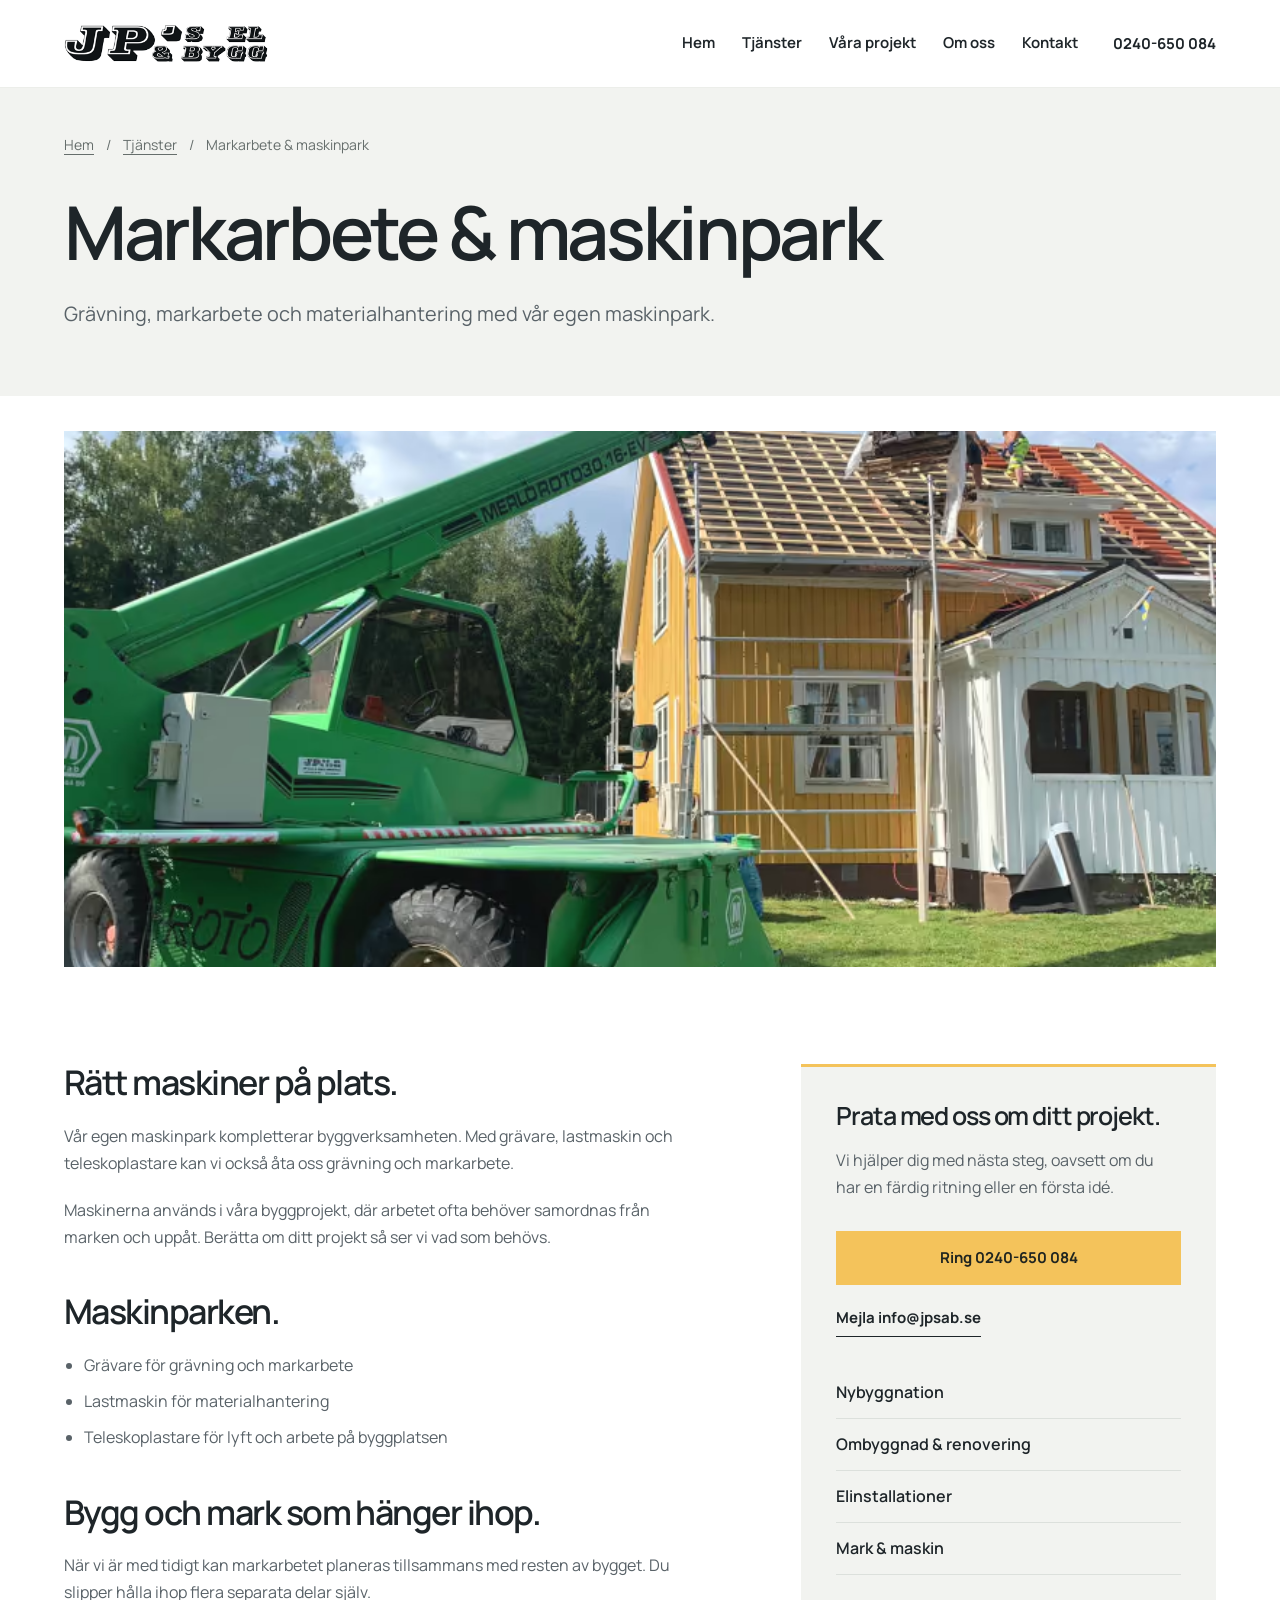
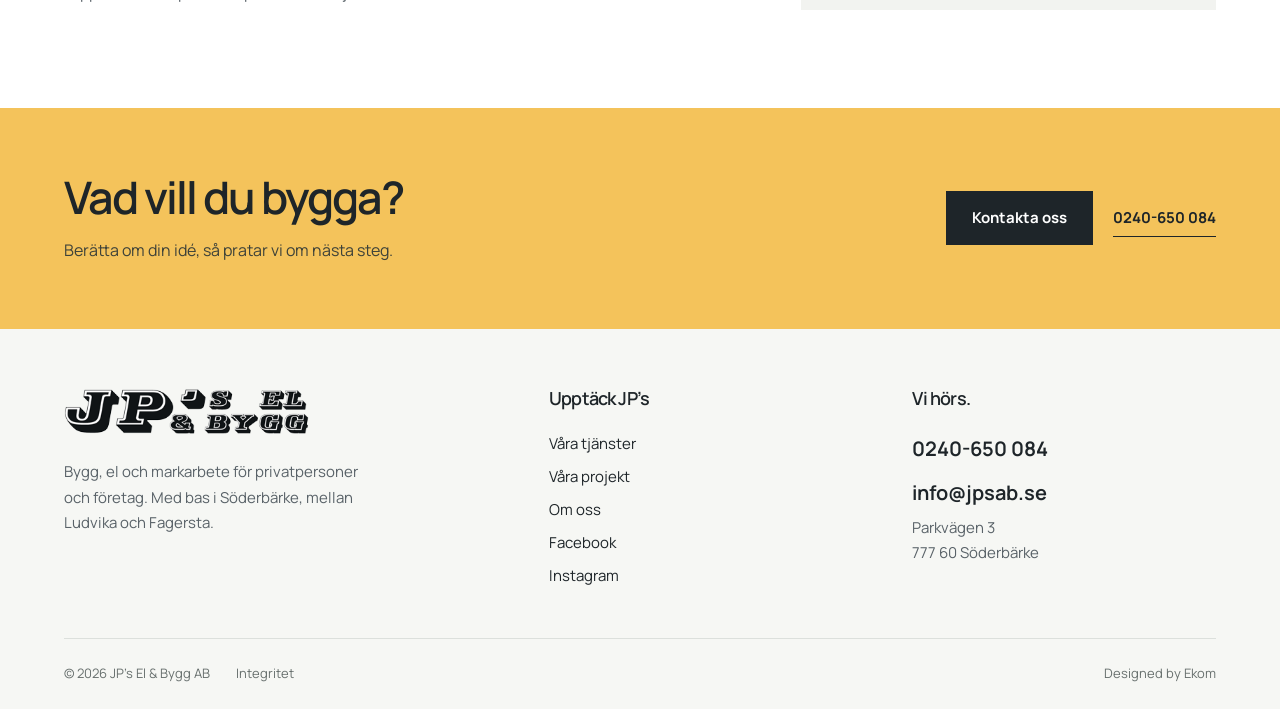
<file: mark-maskin.html>
<!doctype html><html lang="sv"><head><meta charset="utf-8"><meta name="viewport" content="width=device-width, initial-scale=1"><title>Markarbete &amp; maskinpark i Söderbärke | JP’s El &amp; Bygg</title><meta name="description" content="Grävning, markarbete och materialhantering med vår egen maskinpark. Kontakta JP’s El &amp; Bygg på 0240-650 084."><meta name="theme-color" content="#f4c35b"><link rel="canonical" href="https://www.jpsab.se/mark-maskin.html"><meta property="og:type" content="website"><meta property="og:locale" content="sv_SE"><meta property="og:site_name" content="JP’s El & Bygg"><meta property="og:title" content="Markarbete &amp; maskinpark i Söderbärke | JP’s El &amp; Bygg"><meta property="og:description" content="Grävning, markarbete och materialhantering med vår egen maskinpark. Kontakta JP’s El &amp; Bygg på 0240-650 084."><meta property="og:url" content="https://www.jpsab.se/mark-maskin.html"><meta property="og:image" content="https://www.jpsab.se/assets/machinery-telescopic-loader.webp"><meta name="twitter:card" content="summary_large_image"><link rel="icon" href="assets/favicon-jps.png" type="image/png"><link rel="preload" href="assets/manrope.woff2" as="font" type="font/woff2" crossorigin><link rel="stylesheet" href="styles.css"><script type="application/ld+json">{"@context": "https://schema.org", "@graph": [{"@type": "GeneralContractor", "@id": "https://www.jpsab.se/#business", "name": "JP’s El & Bygg AB", "url": "https://www.jpsab.se/", "telephone": "+46240650084", "email": "info@jpsab.se", "image": "https://www.jpsab.se/assets/hero-fiskarhedenvilla.webp", "address": {"@type": "PostalAddress", "streetAddress": "Parkvägen 3", "postalCode": "777 60", "addressLocality": "Söderbärke", "addressCountry": "SE"}, "sameAs": ["https://www.facebook.com/JpsElByggAb", "https://www.instagram.com/jpselbygg/"]}, {"@type": "WebPage", "@id": "https://www.jpsab.se/mark-maskin.html#page", "url": "https://www.jpsab.se/mark-maskin.html", "name": "Markarbete & maskinpark i Söderbärke | JP’s El & Bygg", "description": "Grävning, markarbete och materialhantering med vår egen maskinpark. Kontakta JP’s El & Bygg på 0240-650 084.", "inLanguage": "sv-SE", "isPartOf": {"@type": "WebSite", "@id": "https://www.jpsab.se/#website", "url": "https://www.jpsab.se/", "name": "JP’s El & Bygg"}, "about": {"@id": "https://www.jpsab.se/#business"}}, {"@type": "BreadcrumbList", "itemListElement": [{"@type": "ListItem", "position": 1, "name": "Hem", "item": "https://www.jpsab.se/"}, {"@type": "ListItem", "position": 2, "name": "Markarbete & maskinpark i Söderbärke", "item": "https://www.jpsab.se/mark-maskin.html"}]}]}</script></head><body class=""><a class="skip" href="#main">Hoppa till innehållet</a><header class="site-header"><div class="nav-wrap"><a class="brand" href="index.html" aria-label="JP’s El & Bygg, startsida"><img src="assets/logo-jps.webp" alt="JP’s El &amp; Bygg AB" width="350" height="64"></a><nav class="desktop-nav" aria-label="Huvudmeny"><a href="index.html">Hem</a><a href="tjanster.html">Tjänster</a><a href="projekt.html">Våra projekt</a><a href="om-oss.html">Om oss</a><a href="kontakt.html">Kontakt</a></nav><a class="header-phone" href="tel:+46240650084">0240-650 084</a><button class="menu-toggle" aria-expanded="false" aria-controls="mobile-nav"><span>Meny</span><span class="menu-bars" aria-hidden="true"><i></i><i></i></span></button></div></header><nav id="mobile-nav" class="mobile-nav" aria-label="Mobilmeny" hidden><a href="index.html">Hem</a><a href="tjanster.html">Tjänster</a><a href="projekt.html">Våra projekt</a><a href="om-oss.html">Om oss</a><a href="kontakt.html">Kontakt</a><div class="mobile-contact"><a class="btn " href="tel:+46240650084">Ring 0240-650 084</a><p><a href="mailto:info@jpsab.se">info@jpsab.se</a></p></div></nav><main id="main"><section class="subhero"><div class="wrap"><nav class="breadcrumbs" aria-label="Brödsmulor"><a href="index.html">Hem</a><span aria-hidden="true">/</span><a href="tjanster.html">Tjänster</a><span aria-hidden="true">/</span><span>Markarbete &amp; maskinpark</span></nav><h1>Markarbete & maskinpark</h1><p class="lead">Grävning, markarbete och materialhantering med vår egen maskinpark.</p></div></section><div class="wide-photo"><picture><source type="image/avif" srcset="assets/machinery-telescopic-loader.avif 794w" sizes="100vw"><img src="assets/machinery-telescopic-loader.webp" srcset="assets/machinery-telescopic-loader.webp 794w" sizes="100vw" width="794" height="551" alt="JP’s teleskoplastare vid takarbete på en gul byggnad." fetchpriority="high" loading="eager" decoding="async"></picture></div><section class="section"><div class="wrap content-grid"><div class="prose"><h2>Rätt maskiner på plats.</h2><p>Vår egen maskinpark kompletterar byggverksamheten. Med grävare, lastmaskin och teleskoplastare kan vi också åta oss grävning och markarbete.</p><p>Maskinerna används i våra byggprojekt, där arbetet ofta behöver samordnas från marken och uppåt. Berätta om ditt projekt så ser vi vad som behövs.</p><h2>Maskinparken.</h2><ul><li>Grävare för grävning och markarbete</li><li>Lastmaskin för materialhantering</li><li>Teleskoplastare för lyft och arbete på byggplatsen</li></ul><h2>Bygg och mark som hänger ihop.</h2><p>När vi är med tidigt kan markarbetet planeras tillsammans med resten av bygget. Du slipper hålla ihop flera separata delar själv.</p></div><aside class="aside-box"><h3>Prata med oss om ditt projekt.</h3><p>Vi hjälper dig med nästa steg, oavsett om du har en färdig ritning eller en första idé.</p><div class="actions"><a class="btn " href="tel:+46240650084">Ring 0240-650 084</a><a class="text-link" href="mailto:info@jpsab.se">Mejla info@jpsab.se</a></div><div class="aside-links"><a href="nybyggnation.html">Nybyggnation</a><a href="ombyggnation-renovering.html">Ombyggnad &amp; renovering</a><a href="elinstallation.html">Elinstallationer</a><a href="mark-maskin.html">Mark &amp; maskin</a></div></aside></div></section><section class="cta"><div class="wrap cta-row"><div><h2>Vad vill du bygga?</h2><p>Berätta om din idé, så pratar vi om nästa steg.</p></div><div class="actions"><a class="btn " href="kontakt.html">Kontakta oss</a><a class="text-link" href="tel:+46240650084">0240-650 084</a></div></div></section></main><footer class="site-footer"><div class="wrap"><div class="footer-top"><div><a href="index.html" class="footer-brand"><img src="assets/logo-jps.webp" alt="JP’s El &amp; Bygg AB" width="350" height="64"></a><p>Bygg, el och markarbete för privatpersoner och företag. Med bas i Söderbärke, mellan Ludvika och Fagersta.</p></div><div><h3>Upptäck JP’s</h3><a href="tjanster.html">Våra tjänster</a><a href="projekt.html">Våra projekt</a><a href="om-oss.html">Om oss</a><a href="https://www.facebook.com/JpsElByggAb" target="_blank" rel="noopener noreferrer">Facebook</a><a href="https://www.instagram.com/jpselbygg/" target="_blank" rel="noopener noreferrer">Instagram</a></div><div class="footer-contact"><h3>Vi hörs.</h3><a href="tel:+46240650084">0240-650 084</a><a href="mailto:info@jpsab.se">info@jpsab.se</a><p>Parkvägen 3<br>777 60 Söderbärke</p></div></div><div class="footer-bottom"><span>© 2026 JP’s El &amp; Bygg AB</span><a href="integritet.html">Integritet</a><span class="credit">Designed by <a href="https://ekom.se" target="_blank" rel="noopener noreferrer">Ekom</a></span></div></div></footer><div class="mobile-actions"><a class="btn outline" href="tel:+46240650084">Ring oss</a><a class="btn " href="mailto:info@jpsab.se">Mejla om ditt projekt</a></div><dialog class="lightbox" aria-label="Projektbild"><div class="lightbox-top"><p></p><button type="button" autofocus>Stäng</button></div><img src="[data-uri]" alt=""></dialog><script src="script.js" defer></script></body></html>
</file>
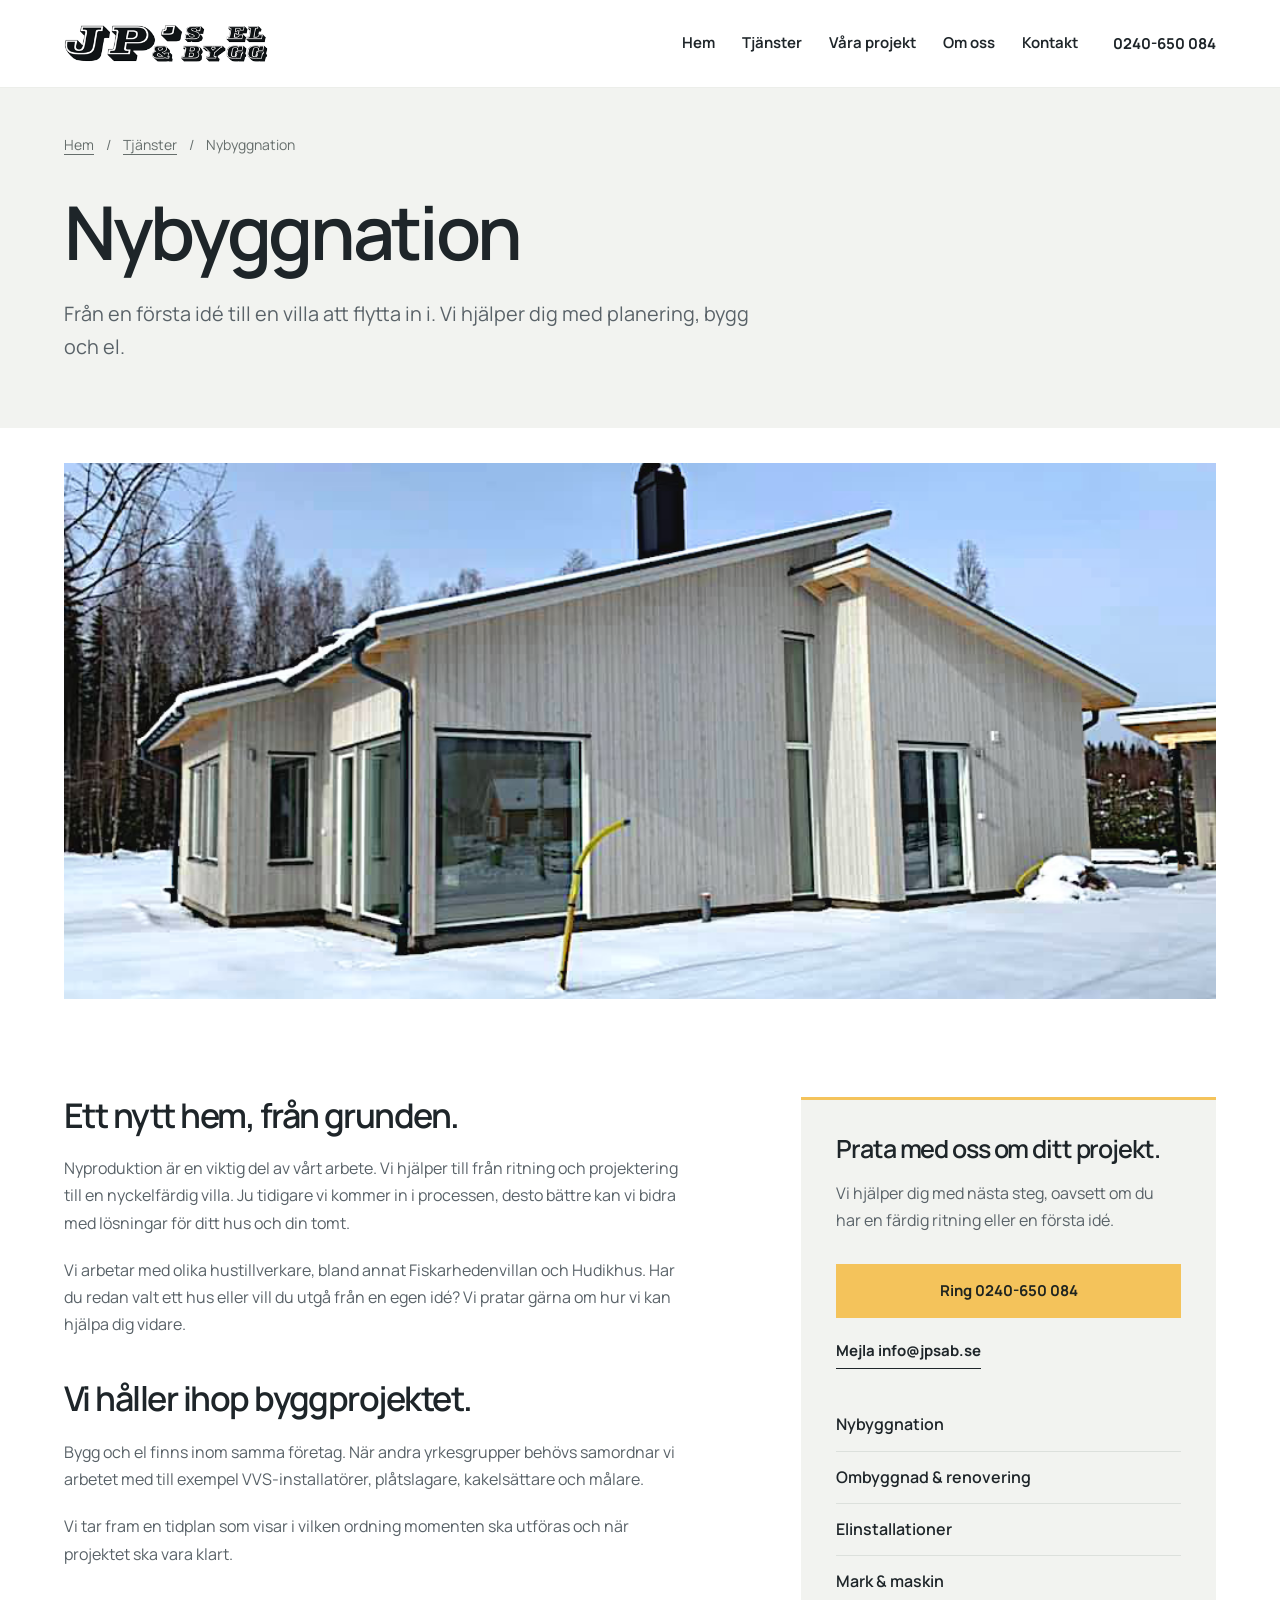
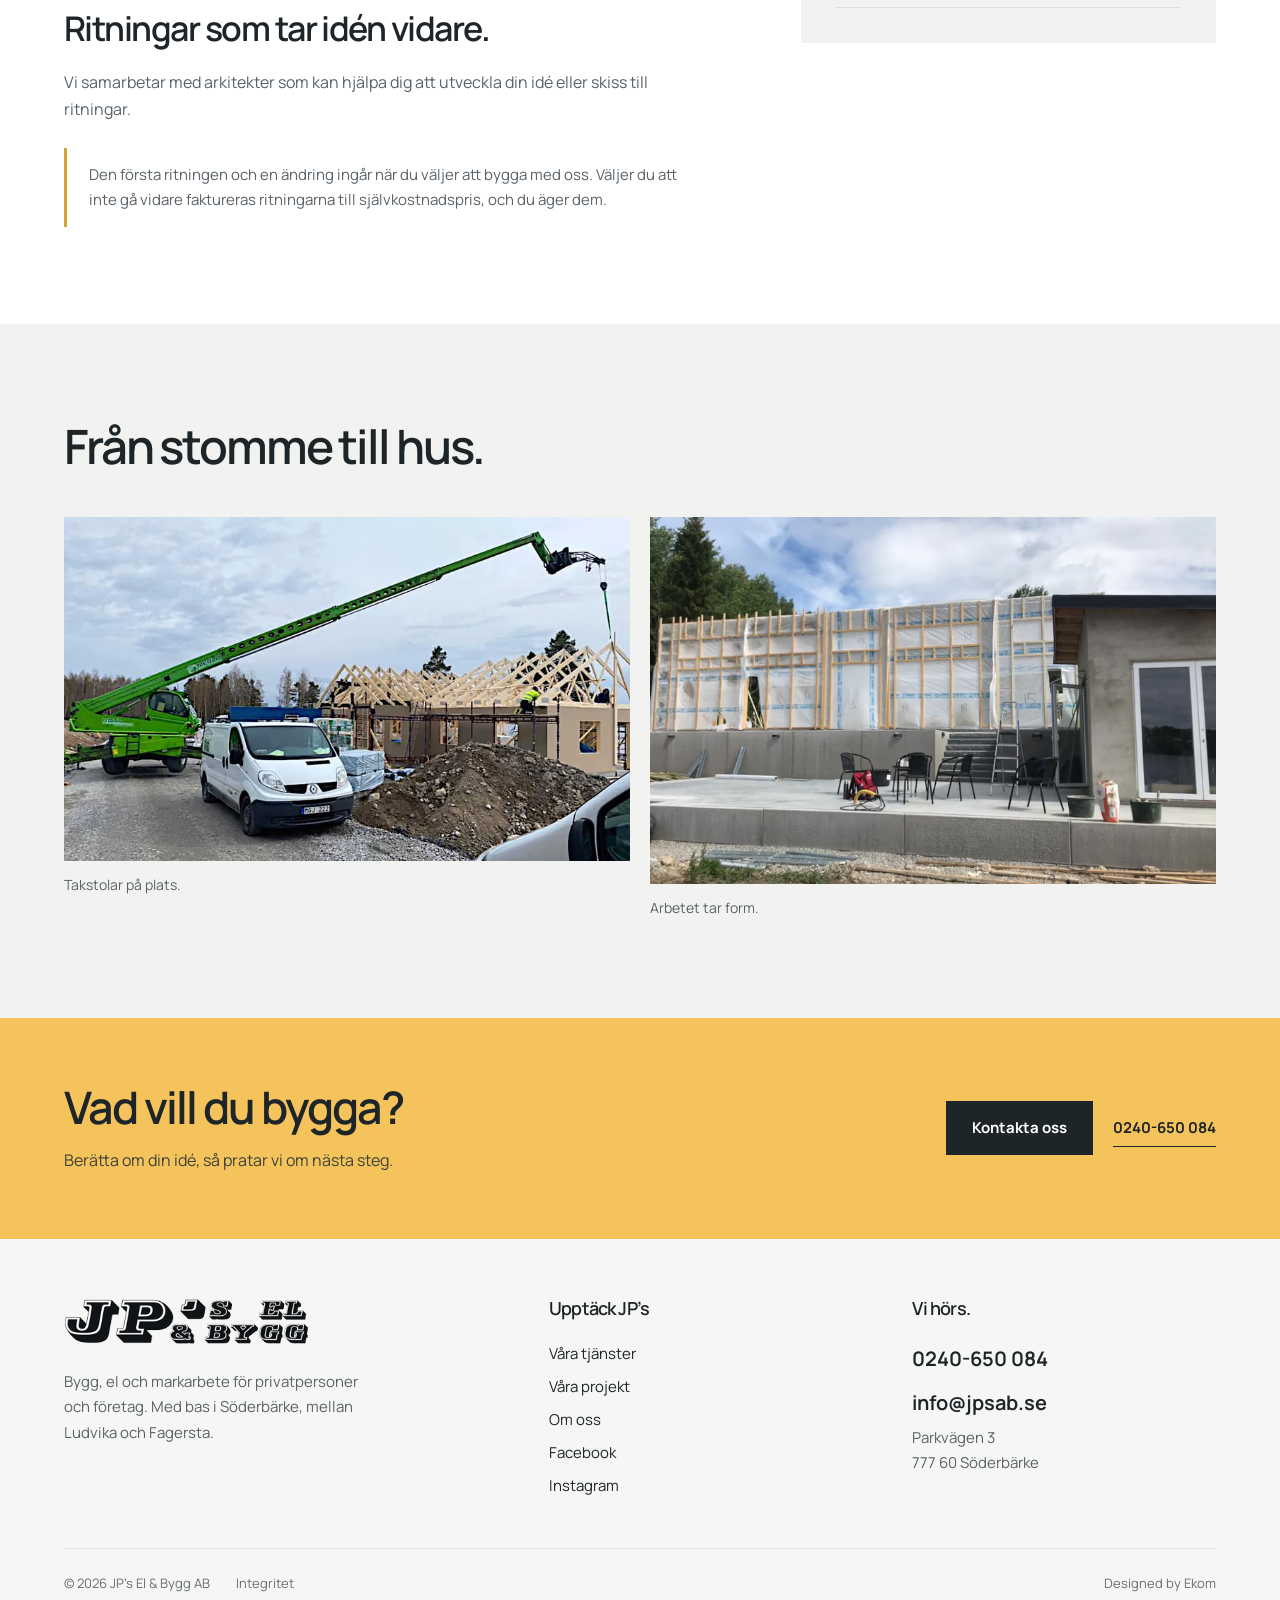
<file: nybyggnation.html>
<!doctype html><html lang="sv"><head><meta charset="utf-8"><meta name="viewport" content="width=device-width, initial-scale=1"><title>Nybyggnation i Söderbärke | JP’s El &amp; Bygg</title><meta name="description" content="Från en första idé till en villa att flytta in i. Vi hjälper dig med planering, bygg och el. Kontakta JP’s El &amp; Bygg på 0240-650 084."><meta name="theme-color" content="#f4c35b"><link rel="canonical" href="https://www.jpsab.se/nybyggnation.html"><meta property="og:type" content="website"><meta property="og:locale" content="sv_SE"><meta property="og:site_name" content="JP’s El & Bygg"><meta property="og:title" content="Nybyggnation i Söderbärke | JP’s El &amp; Bygg"><meta property="og:description" content="Från en första idé till en villa att flytta in i. Vi hjälper dig med planering, bygg och el. Kontakta JP’s El &amp; Bygg på 0240-650 084."><meta property="og:url" content="https://www.jpsab.se/nybyggnation.html"><meta property="og:image" content="https://www.jpsab.se/assets/hero-fiskarhedenvilla.webp"><meta name="twitter:card" content="summary_large_image"><link rel="icon" href="assets/favicon-jps.png" type="image/png"><link rel="preload" href="assets/manrope.woff2" as="font" type="font/woff2" crossorigin><link rel="stylesheet" href="styles.css"><script type="application/ld+json">{"@context": "https://schema.org", "@graph": [{"@type": "GeneralContractor", "@id": "https://www.jpsab.se/#business", "name": "JP’s El & Bygg AB", "url": "https://www.jpsab.se/", "telephone": "+46240650084", "email": "info@jpsab.se", "image": "https://www.jpsab.se/assets/hero-fiskarhedenvilla.webp", "address": {"@type": "PostalAddress", "streetAddress": "Parkvägen 3", "postalCode": "777 60", "addressLocality": "Söderbärke", "addressCountry": "SE"}, "sameAs": ["https://www.facebook.com/JpsElByggAb", "https://www.instagram.com/jpselbygg/"]}, {"@type": "WebPage", "@id": "https://www.jpsab.se/nybyggnation.html#page", "url": "https://www.jpsab.se/nybyggnation.html", "name": "Nybyggnation i Söderbärke | JP’s El & Bygg", "description": "Från en första idé till en villa att flytta in i. Vi hjälper dig med planering, bygg och el. Kontakta JP’s El & Bygg på 0240-650 084.", "inLanguage": "sv-SE", "isPartOf": {"@type": "WebSite", "@id": "https://www.jpsab.se/#website", "url": "https://www.jpsab.se/", "name": "JP’s El & Bygg"}, "about": {"@id": "https://www.jpsab.se/#business"}}, {"@type": "BreadcrumbList", "itemListElement": [{"@type": "ListItem", "position": 1, "name": "Hem", "item": "https://www.jpsab.se/"}, {"@type": "ListItem", "position": 2, "name": "Nybyggnation i Söderbärke", "item": "https://www.jpsab.se/nybyggnation.html"}]}]}</script></head><body class=""><a class="skip" href="#main">Hoppa till innehållet</a><header class="site-header"><div class="nav-wrap"><a class="brand" href="index.html" aria-label="JP’s El & Bygg, startsida"><img src="assets/logo-jps.webp" alt="JP’s El &amp; Bygg AB" width="350" height="64"></a><nav class="desktop-nav" aria-label="Huvudmeny"><a href="index.html">Hem</a><a href="tjanster.html">Tjänster</a><a href="projekt.html">Våra projekt</a><a href="om-oss.html">Om oss</a><a href="kontakt.html">Kontakt</a></nav><a class="header-phone" href="tel:+46240650084">0240-650 084</a><button class="menu-toggle" aria-expanded="false" aria-controls="mobile-nav"><span>Meny</span><span class="menu-bars" aria-hidden="true"><i></i><i></i></span></button></div></header><nav id="mobile-nav" class="mobile-nav" aria-label="Mobilmeny" hidden><a href="index.html">Hem</a><a href="tjanster.html">Tjänster</a><a href="projekt.html">Våra projekt</a><a href="om-oss.html">Om oss</a><a href="kontakt.html">Kontakt</a><div class="mobile-contact"><a class="btn " href="tel:+46240650084">Ring 0240-650 084</a><p><a href="mailto:info@jpsab.se">info@jpsab.se</a></p></div></nav><main id="main"><section class="subhero"><div class="wrap"><nav class="breadcrumbs" aria-label="Brödsmulor"><a href="index.html">Hem</a><span aria-hidden="true">/</span><a href="tjanster.html">Tjänster</a><span aria-hidden="true">/</span><span>Nybyggnation</span></nav><h1>Nybyggnation</h1><p class="lead">Från en första idé till en villa att flytta in i. Vi hjälper dig med planering, bygg och el.</p></div></section><div class="wide-photo"><picture><source type="image/avif" srcset="assets/hero-fiskarhedenvilla-800.avif 800w, assets/hero-fiskarhedenvilla.avif 960w" sizes="100vw"><img src="assets/hero-fiskarhedenvilla.webp" srcset="assets/hero-fiskarhedenvilla-800.webp 800w, assets/hero-fiskarhedenvilla.webp 960w" sizes="100vw" width="960" height="561" alt="Färdig Fiskarhedenvilla, enligt originalets bildtext efter en prima slutbesiktning." fetchpriority="high" loading="eager" decoding="async"></picture></div><section class="section"><div class="wrap content-grid"><div class="prose"><h2>Ett nytt hem, från grunden.</h2><p>Nyproduktion är en viktig del av vårt arbete. Vi hjälper till från ritning och projektering till en nyckelfärdig villa. Ju tidigare vi kommer in i processen, desto bättre kan vi bidra med lösningar för ditt hus och din tomt.</p><p>Vi arbetar med olika hustillverkare, bland annat Fiskarhedenvillan och Hudikhus. Har du redan valt ett hus eller vill du utgå från en egen idé? Vi pratar gärna om hur vi kan hjälpa dig vidare.</p><h2>Vi håller ihop byggprojektet.</h2><p>Bygg och el finns inom samma företag. När andra yrkesgrupper behövs samordnar vi arbetet med till exempel VVS-installatörer, plåtslagare, kakelsättare och målare.</p><p>Vi tar fram en tidplan som visar i vilken ordning momenten ska utföras och när projektet ska vara klart.</p><h2>Ritningar som tar idén vidare.</h2><p>Vi samarbetar med arkitekter som kan hjälpa dig att utveckla din idé eller skiss till ritningar.</p><p class="offer-note">Den första ritningen och en ändring ingår när du väljer att bygga med oss. Väljer du att inte gå vidare faktureras ritningarna till självkostnadspris, och du äger dem.</p></div><aside class="aside-box"><h3>Prata med oss om ditt projekt.</h3><p>Vi hjälper dig med nästa steg, oavsett om du har en färdig ritning eller en första idé.</p><div class="actions"><a class="btn " href="tel:+46240650084">Ring 0240-650 084</a><a class="text-link" href="mailto:info@jpsab.se">Mejla info@jpsab.se</a></div><div class="aside-links"><a href="nybyggnation.html">Nybyggnation</a><a href="ombyggnation-renovering.html">Ombyggnad &amp; renovering</a><a href="elinstallation.html">Elinstallationer</a><a href="mark-maskin.html">Mark &amp; maskin</a></div></aside></div></section><section class="section muted-bg"><div class="wrap"><div class="section-intro"><h2>Från stomme till hus.</h2></div><div class="gallery"><figure><a href="assets/team-roof-lift.webp" data-lightbox data-caption="Resning av takstolar med JP’s maskiner"><picture><source type="image/avif" srcset="assets/team-roof-lift-800.avif 800w, assets/team-roof-lift.avif 958w" sizes="(max-width: 767px) 100vw, 50vw"><img src="assets/team-roof-lift.webp" srcset="assets/team-roof-lift-800.webp 800w, assets/team-roof-lift.webp 958w" sizes="(max-width: 767px) 100vw, 50vw" width="958" height="583" alt="Takstolslyft med företagets teleskoplastare." loading="lazy" decoding="async"></picture></a><figcaption>Takstolar på plats.</figcaption></figure><figure><a href="assets/wall-framing.webp" data-lightbox data-caption="Pågående nybyggnation"><picture><source type="image/avif" srcset="assets/wall-framing-800.avif 800w, assets/wall-framing.avif 953w" sizes="(max-width: 767px) 100vw, 50vw"><img src="assets/wall-framing.webp" srcset="assets/wall-framing-800.webp 800w, assets/wall-framing.webp 953w" sizes="(max-width: 767px) 100vw, 50vw" width="953" height="620" alt="Resning av väggblock vid nyproduktion på Vadsudde." loading="lazy" decoding="async"></picture></a><figcaption>Arbetet tar form.</figcaption></figure></div></div></section><section class="cta"><div class="wrap cta-row"><div><h2>Vad vill du bygga?</h2><p>Berätta om din idé, så pratar vi om nästa steg.</p></div><div class="actions"><a class="btn " href="kontakt.html">Kontakta oss</a><a class="text-link" href="tel:+46240650084">0240-650 084</a></div></div></section></main><footer class="site-footer"><div class="wrap"><div class="footer-top"><div><a href="index.html" class="footer-brand"><img src="assets/logo-jps.webp" alt="JP’s El &amp; Bygg AB" width="350" height="64"></a><p>Bygg, el och markarbete för privatpersoner och företag. Med bas i Söderbärke, mellan Ludvika och Fagersta.</p></div><div><h3>Upptäck JP’s</h3><a href="tjanster.html">Våra tjänster</a><a href="projekt.html">Våra projekt</a><a href="om-oss.html">Om oss</a><a href="https://www.facebook.com/JpsElByggAb" target="_blank" rel="noopener noreferrer">Facebook</a><a href="https://www.instagram.com/jpselbygg/" target="_blank" rel="noopener noreferrer">Instagram</a></div><div class="footer-contact"><h3>Vi hörs.</h3><a href="tel:+46240650084">0240-650 084</a><a href="mailto:info@jpsab.se">info@jpsab.se</a><p>Parkvägen 3<br>777 60 Söderbärke</p></div></div><div class="footer-bottom"><span>© 2026 JP’s El &amp; Bygg AB</span><a href="integritet.html">Integritet</a><span class="credit">Designed by <a href="https://ekom.se" target="_blank" rel="noopener noreferrer">Ekom</a></span></div></div></footer><div class="mobile-actions"><a class="btn outline" href="tel:+46240650084">Ring oss</a><a class="btn " href="mailto:info@jpsab.se">Mejla om ditt projekt</a></div><dialog class="lightbox" aria-label="Projektbild"><div class="lightbox-top"><p></p><button type="button" autofocus>Stäng</button></div><img src="[data-uri]" alt=""></dialog><script src="script.js" defer></script></body></html>
</file>
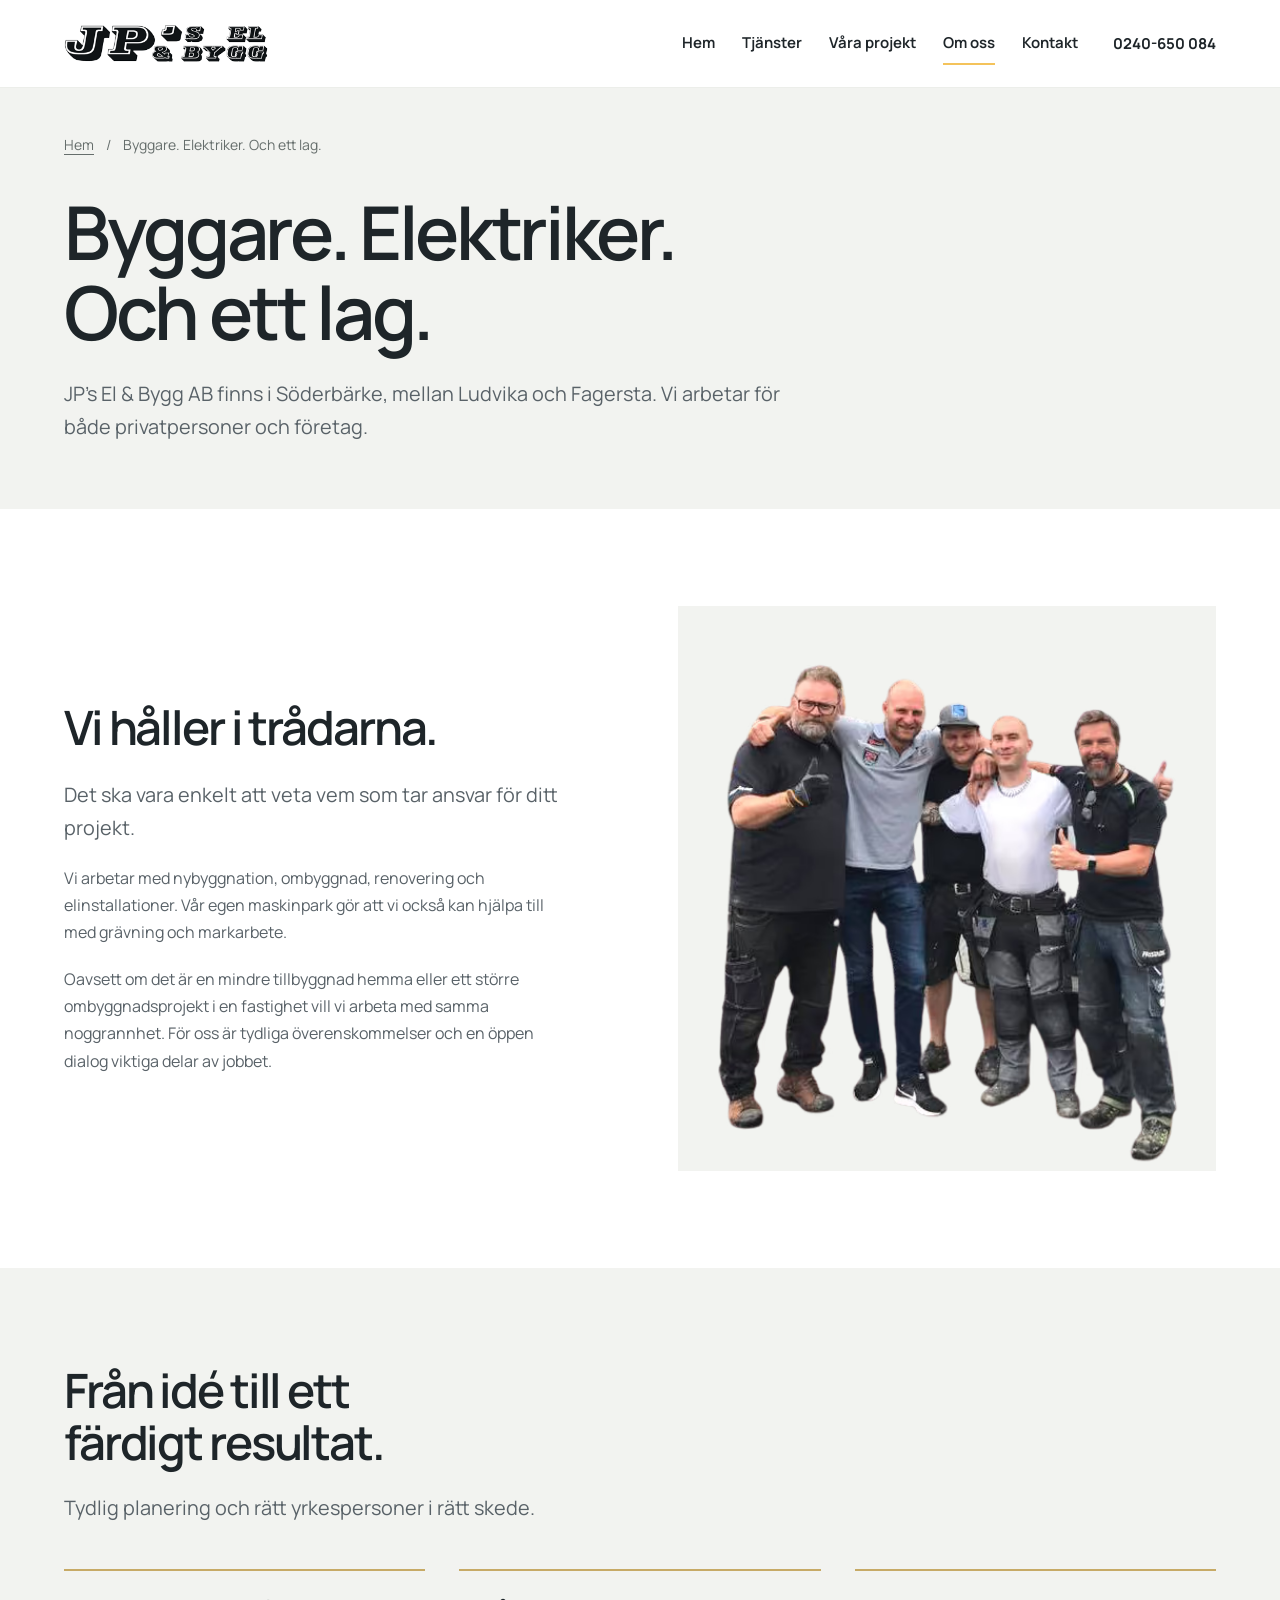
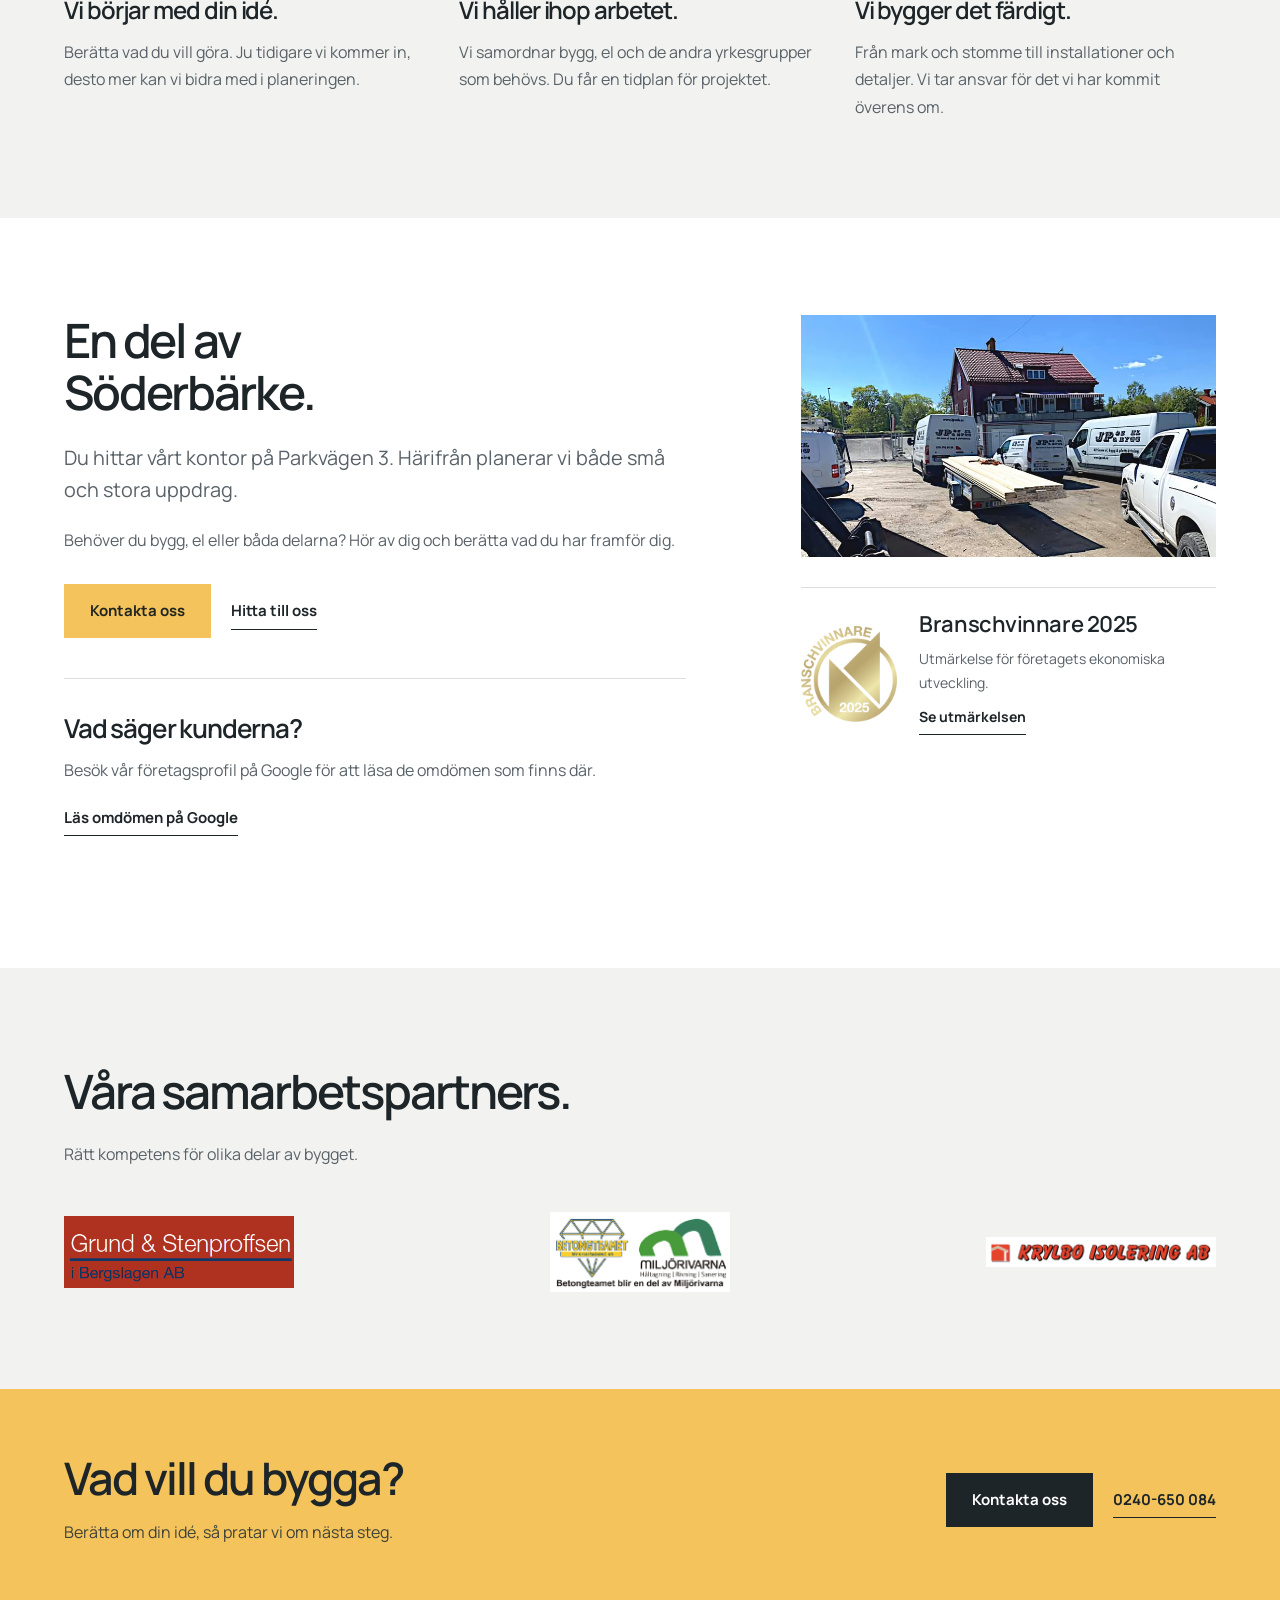
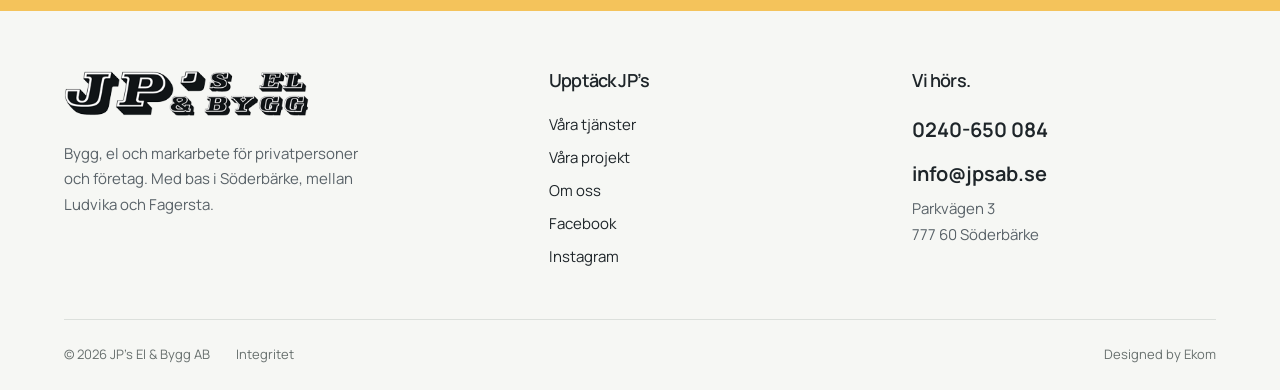
<file: om-oss.html>
<!doctype html><html lang="sv"><head><meta charset="utf-8"><meta name="viewport" content="width=device-width, initial-scale=1"><title>Om JP’s El &amp; Bygg | Byggföretag i Söderbärke</title><meta name="description" content="Lär känna JP’s El &amp; Bygg i Söderbärke. Bygg, elinstallationer och egen maskinpark för privata och kommersiella projekt."><meta name="theme-color" content="#f4c35b"><link rel="canonical" href="https://www.jpsab.se/om-oss.html"><meta property="og:type" content="website"><meta property="og:locale" content="sv_SE"><meta property="og:site_name" content="JP’s El & Bygg"><meta property="og:title" content="Om JP’s El &amp; Bygg | Byggföretag i Söderbärke"><meta property="og:description" content="Lär känna JP’s El &amp; Bygg i Söderbärke. Bygg, elinstallationer och egen maskinpark för privata och kommersiella projekt."><meta property="og:url" content="https://www.jpsab.se/om-oss.html"><meta property="og:image" content="https://www.jpsab.se/assets/team-roof-lift.webp"><meta name="twitter:card" content="summary_large_image"><link rel="icon" href="assets/favicon-jps.png" type="image/png"><link rel="preload" href="assets/manrope.woff2" as="font" type="font/woff2" crossorigin><link rel="stylesheet" href="styles.css"><script type="application/ld+json">{"@context": "https://schema.org", "@graph": [{"@type": "GeneralContractor", "@id": "https://www.jpsab.se/#business", "name": "JP’s El & Bygg AB", "url": "https://www.jpsab.se/", "telephone": "+46240650084", "email": "info@jpsab.se", "image": "https://www.jpsab.se/assets/hero-fiskarhedenvilla.webp", "address": {"@type": "PostalAddress", "streetAddress": "Parkvägen 3", "postalCode": "777 60", "addressLocality": "Söderbärke", "addressCountry": "SE"}, "sameAs": ["https://www.facebook.com/JpsElByggAb", "https://www.instagram.com/jpselbygg/"]}, {"@type": "AboutPage", "@id": "https://www.jpsab.se/om-oss.html#page", "url": "https://www.jpsab.se/om-oss.html", "name": "Om JP’s El & Bygg | Byggföretag i Söderbärke", "description": "Lär känna JP’s El & Bygg i Söderbärke. Bygg, elinstallationer och egen maskinpark för privata och kommersiella projekt.", "inLanguage": "sv-SE", "isPartOf": {"@type": "WebSite", "@id": "https://www.jpsab.se/#website", "url": "https://www.jpsab.se/", "name": "JP’s El & Bygg"}, "about": {"@id": "https://www.jpsab.se/#business"}}, {"@type": "BreadcrumbList", "itemListElement": [{"@type": "ListItem", "position": 1, "name": "Hem", "item": "https://www.jpsab.se/"}, {"@type": "ListItem", "position": 2, "name": "Om JP’s El & Bygg", "item": "https://www.jpsab.se/om-oss.html"}]}]}</script></head><body class=""><a class="skip" href="#main">Hoppa till innehållet</a><header class="site-header"><div class="nav-wrap"><a class="brand" href="index.html" aria-label="JP’s El & Bygg, startsida"><img src="assets/logo-jps.webp" alt="JP’s El &amp; Bygg AB" width="350" height="64"></a><nav class="desktop-nav" aria-label="Huvudmeny"><a href="index.html">Hem</a><a href="tjanster.html">Tjänster</a><a href="projekt.html">Våra projekt</a><a href="om-oss.html" aria-current="page">Om oss</a><a href="kontakt.html">Kontakt</a></nav><a class="header-phone" href="tel:+46240650084">0240-650 084</a><button class="menu-toggle" aria-expanded="false" aria-controls="mobile-nav"><span>Meny</span><span class="menu-bars" aria-hidden="true"><i></i><i></i></span></button></div></header><nav id="mobile-nav" class="mobile-nav" aria-label="Mobilmeny" hidden><a href="index.html">Hem</a><a href="tjanster.html">Tjänster</a><a href="projekt.html">Våra projekt</a><a href="om-oss.html" aria-current="page">Om oss</a><a href="kontakt.html">Kontakt</a><div class="mobile-contact"><a class="btn " href="tel:+46240650084">Ring 0240-650 084</a><p><a href="mailto:info@jpsab.se">info@jpsab.se</a></p></div></nav><main id="main"><section class="subhero"><div class="wrap"><nav class="breadcrumbs" aria-label="Brödsmulor"><a href="index.html">Hem</a><span aria-hidden="true">/</span><span>Byggare. Elektriker. Och ett lag.</span></nav><h1>Byggare. Elektriker.<br>Och ett lag.</h1><p class="lead">JP’s El & Bygg AB finns i Söderbärke, mellan Ludvika och Fagersta. Vi arbetar för både privatpersoner och företag.</p></div></section><section class="section"><div class="wrap team-section"><div><h2>Vi håller i trådarna.</h2><p class="lead">Det ska vara enkelt att veta vem som tar ansvar för ditt projekt.</p><p>Vi arbetar med nybyggnation, ombyggnad, renovering och elinstallationer. Vår egen maskinpark gör att vi också kan hjälpa till med grävning och markarbete.</p><p>Oavsett om det är en mindre tillbyggnad hemma eller ett större ombyggnadsprojekt i en fastighet vill vi arbeta med samma noggrannhet. För oss är tydliga överenskommelser och en öppen dialog viktiga delar av jobbet.</p></div><div class="team-image"><picture><source type="image/avif" srcset="assets/team-jps.avif 473w" sizes="(max-width: 767px) 100vw, 50vw"><img src="assets/team-jps.webp" srcset="assets/team-jps.webp 473w" sizes="(max-width: 767px) 100vw, 50vw" width="473" height="499" alt="Medarbetare från JP’s El &amp; Bygg, frilagd gruppbild från originalsidan." fetchpriority="high" loading="eager" decoding="async"></picture></div></div></section><section class="section muted-bg"><div class="wrap"><div class="section-intro"><h2>Från idé till ett<br>färdigt resultat.</h2><p class="lead">Tydlig planering och rätt yrkespersoner i rätt skede.</p></div><div class="steps"><div class="step"><h3>Vi börjar med din idé.</h3><p>Berätta vad du vill göra. Ju tidigare vi kommer in, desto mer kan vi bidra med i planeringen.</p></div><div class="step"><h3>Vi håller ihop arbetet.</h3><p>Vi samordnar bygg, el och de andra yrkesgrupper som behövs. Du får en tidplan för projektet.</p></div><div class="step"><h3>Vi bygger det färdigt.</h3><p>Från mark och stomme till installationer och detaljer. Vi tar ansvar för det vi har kommit överens om.</p></div></div></div></section><section class="section"><div class="wrap content-grid"><div><h2>En del av<br>Söderbärke.</h2><p class="lead" style="margin-top:24px">Du hittar vårt kontor på Parkvägen 3. Härifrån planerar vi både små och stora uppdrag.</p><p>Behöver du bygg, el eller båda delarna? Hör av dig och berätta vad du har framför dig.</p><div class="actions"><a class="btn " href="kontakt.html">Kontakta oss</a><a class="text-link" href="https://www.google.com/maps/place/JP:S+El+%26+Bygg+AB/@60.0703659,15.5544907,17z/data=!3m1!4b1!4m5!3m4!1s0x465d95ba4bb9f021:0x285de8cf9a4586ed!8m2!3d60.070359!4d15.5568572">Hitta till oss</a></div><div class="review-link"><h3>Vad säger kunderna?</h3><p>Besök vår företagsprofil på Google för att läsa de omdömen som finns där.</p><a class="text-link" href="https://www.google.com/maps/place/JP:S+El+%26+Bygg+AB/@60.0703659,15.5544907,17z/data=!3m1!4b1!4m5!3m4!1s0x465d95ba4bb9f021:0x285de8cf9a4586ed!8m2!3d60.070359!4d15.5568572">Läs omdömen på Google</a></div></div><div><picture><source type="image/avif" srcset="assets/fleet-worksite-800.avif 800w, assets/fleet-worksite.avif 953w" sizes="(max-width: 767px) 100vw, 50vw"><img src="assets/fleet-worksite.webp" srcset="assets/fleet-worksite-800.webp 800w, assets/fleet-worksite.webp 953w" sizes="(max-width: 767px) 100vw, 50vw" width="953" height="555" alt="JP’s servicebilar vid ett byggprojekt" loading="lazy" decoding="async"></picture><div class="recognition"><img src="assets/award-branschvinnare-2025.webp" width="100" height="100" loading="lazy" alt="Branschvinnare 2025"><div><h3>Branschvinnare 2025</h3><p>Utmärkelse för företagets ekonomiska utveckling.</p><a class="text-link" href="https://branschvinnare.se/branschvinnare/jp-8217-s-el-bygg-ab/">Se utmärkelsen</a></div></div></div></div></section><section class="section muted-bg"><div class="wrap"><div class="section-intro"><h2>Våra samarbetspartners.</h2><p>Rätt kompetens för olika delar av bygget.</p></div><div class="partner-logos"><img src="assets/partner-grund-stenproffsen.webp" alt="Grund &amp; Stenproffsen i Bergslagen" loading="lazy" width="230" height="80"><img src="assets/partner-betongteamet-miljorivarna.webp" alt="Betongteamet och Miljörivarna" loading="lazy" width="230" height="80"><img src="assets/partner-krylbo-isolering.webp" alt="Krylbo Isolering" loading="lazy" width="230" height="80"></div></div></section><section class="cta"><div class="wrap cta-row"><div><h2>Vad vill du bygga?</h2><p>Berätta om din idé, så pratar vi om nästa steg.</p></div><div class="actions"><a class="btn " href="kontakt.html">Kontakta oss</a><a class="text-link" href="tel:+46240650084">0240-650 084</a></div></div></section></main><footer class="site-footer"><div class="wrap"><div class="footer-top"><div><a href="index.html" class="footer-brand"><img src="assets/logo-jps.webp" alt="JP’s El &amp; Bygg AB" width="350" height="64"></a><p>Bygg, el och markarbete för privatpersoner och företag. Med bas i Söderbärke, mellan Ludvika och Fagersta.</p></div><div><h3>Upptäck JP’s</h3><a href="tjanster.html">Våra tjänster</a><a href="projekt.html">Våra projekt</a><a href="om-oss.html">Om oss</a><a href="https://www.facebook.com/JpsElByggAb" target="_blank" rel="noopener noreferrer">Facebook</a><a href="https://www.instagram.com/jpselbygg/" target="_blank" rel="noopener noreferrer">Instagram</a></div><div class="footer-contact"><h3>Vi hörs.</h3><a href="tel:+46240650084">0240-650 084</a><a href="mailto:info@jpsab.se">info@jpsab.se</a><p>Parkvägen 3<br>777 60 Söderbärke</p></div></div><div class="footer-bottom"><span>© 2026 JP’s El &amp; Bygg AB</span><a href="integritet.html">Integritet</a><span class="credit">Designed by <a href="https://ekom.se" target="_blank" rel="noopener noreferrer">Ekom</a></span></div></div></footer><div class="mobile-actions"><a class="btn outline" href="tel:+46240650084">Ring oss</a><a class="btn " href="mailto:info@jpsab.se">Mejla om ditt projekt</a></div><dialog class="lightbox" aria-label="Projektbild"><div class="lightbox-top"><p></p><button type="button" autofocus>Stäng</button></div><img src="[data-uri]" alt=""></dialog><script src="script.js" defer></script></body></html>
</file>
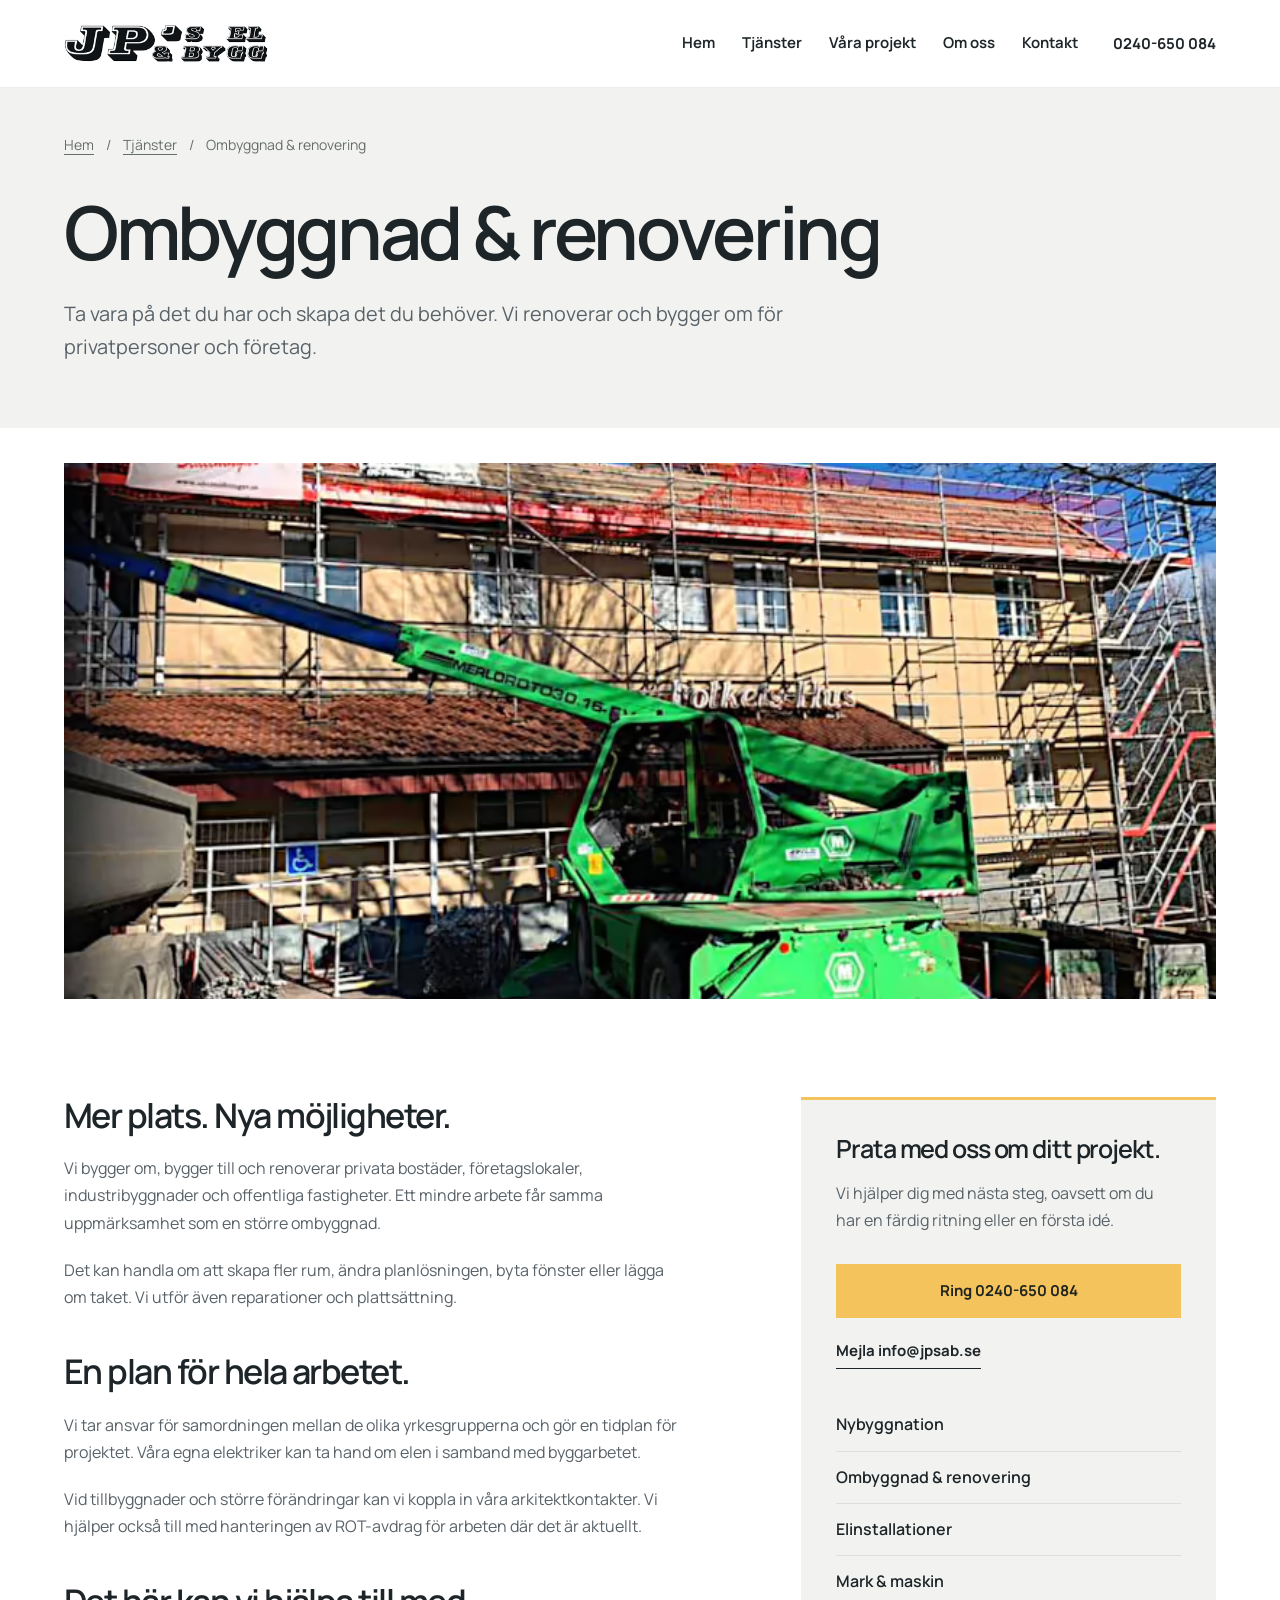
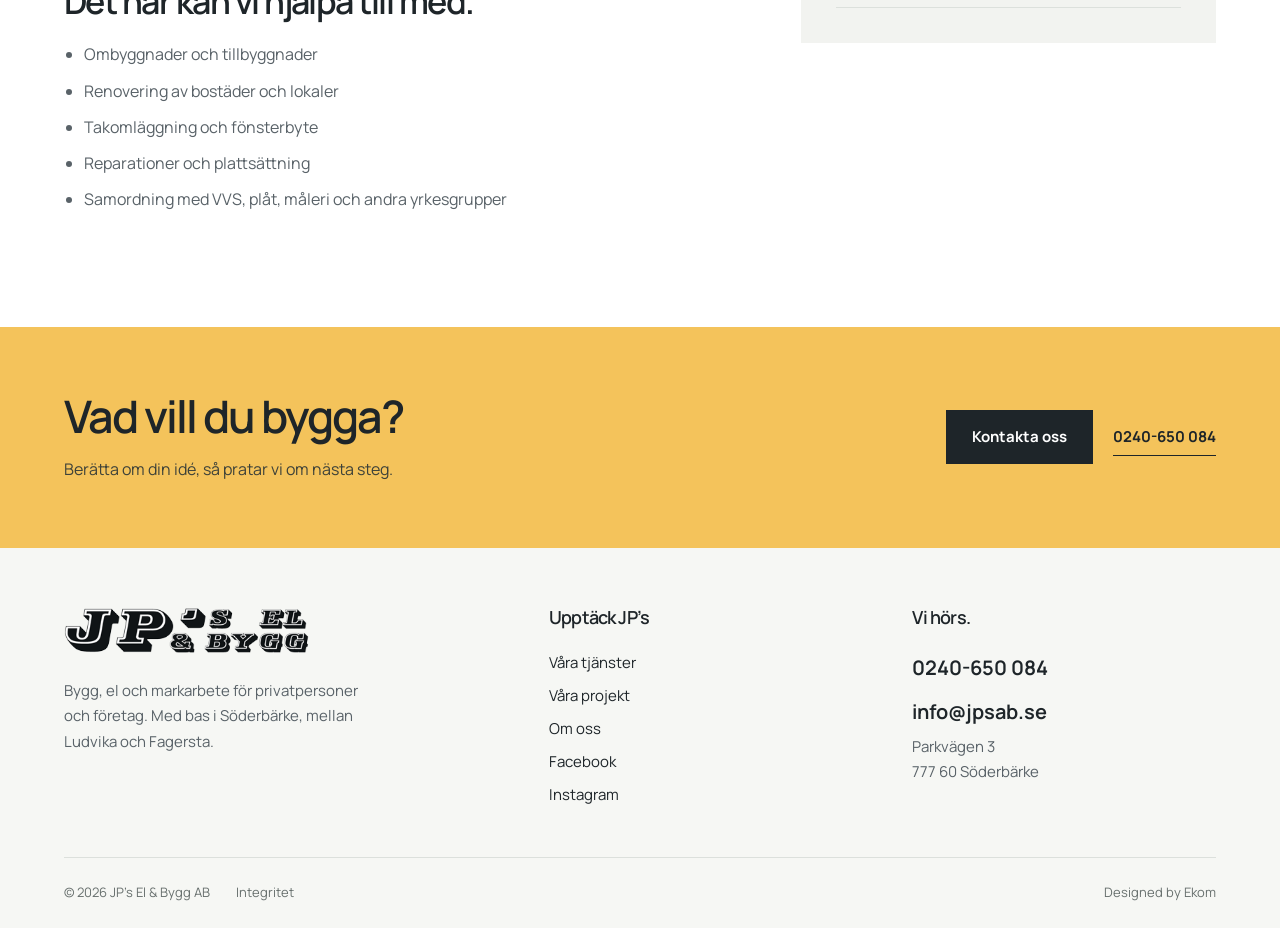
<file: ombyggnation-renovering.html>
<!doctype html><html lang="sv"><head><meta charset="utf-8"><meta name="viewport" content="width=device-width, initial-scale=1"><title>Ombyggnad &amp; renovering i Söderbärke | JP’s El &amp; Bygg</title><meta name="description" content="Ta vara på det du har och skapa det du behöver. Vi renoverar och bygger om för privatpersoner och företag. Kontakta JP’s El &amp; Bygg på 0240-650 084."><meta name="theme-color" content="#f4c35b"><link rel="canonical" href="https://www.jpsab.se/ombyggnation-renovering.html"><meta property="og:type" content="website"><meta property="og:locale" content="sv_SE"><meta property="og:site_name" content="JP’s El & Bygg"><meta property="og:title" content="Ombyggnad &amp; renovering i Söderbärke | JP’s El &amp; Bygg"><meta property="og:description" content="Ta vara på det du har och skapa det du behöver. Vi renoverar och bygger om för privatpersoner och företag. Kontakta JP’s El &amp; Bygg på 0240-650 084."><meta property="og:url" content="https://www.jpsab.se/ombyggnation-renovering.html"><meta property="og:image" content="https://www.jpsab.se/assets/project-folkets-hus.webp"><meta name="twitter:card" content="summary_large_image"><link rel="icon" href="assets/favicon-jps.png" type="image/png"><link rel="preload" href="assets/manrope.woff2" as="font" type="font/woff2" crossorigin><link rel="stylesheet" href="styles.css"><script type="application/ld+json">{"@context": "https://schema.org", "@graph": [{"@type": "GeneralContractor", "@id": "https://www.jpsab.se/#business", "name": "JP’s El & Bygg AB", "url": "https://www.jpsab.se/", "telephone": "+46240650084", "email": "info@jpsab.se", "image": "https://www.jpsab.se/assets/hero-fiskarhedenvilla.webp", "address": {"@type": "PostalAddress", "streetAddress": "Parkvägen 3", "postalCode": "777 60", "addressLocality": "Söderbärke", "addressCountry": "SE"}, "sameAs": ["https://www.facebook.com/JpsElByggAb", "https://www.instagram.com/jpselbygg/"]}, {"@type": "WebPage", "@id": "https://www.jpsab.se/ombyggnation-renovering.html#page", "url": "https://www.jpsab.se/ombyggnation-renovering.html", "name": "Ombyggnad & renovering i Söderbärke | JP’s El & Bygg", "description": "Ta vara på det du har och skapa det du behöver. Vi renoverar och bygger om för privatpersoner och företag. Kontakta JP’s El & Bygg på 0240-650 084.", "inLanguage": "sv-SE", "isPartOf": {"@type": "WebSite", "@id": "https://www.jpsab.se/#website", "url": "https://www.jpsab.se/", "name": "JP’s El & Bygg"}, "about": {"@id": "https://www.jpsab.se/#business"}}, {"@type": "BreadcrumbList", "itemListElement": [{"@type": "ListItem", "position": 1, "name": "Hem", "item": "https://www.jpsab.se/"}, {"@type": "ListItem", "position": 2, "name": "Ombyggnad & renovering i Söderbärke", "item": "https://www.jpsab.se/ombyggnation-renovering.html"}]}]}</script></head><body class=""><a class="skip" href="#main">Hoppa till innehållet</a><header class="site-header"><div class="nav-wrap"><a class="brand" href="index.html" aria-label="JP’s El & Bygg, startsida"><img src="assets/logo-jps.webp" alt="JP’s El &amp; Bygg AB" width="350" height="64"></a><nav class="desktop-nav" aria-label="Huvudmeny"><a href="index.html">Hem</a><a href="tjanster.html">Tjänster</a><a href="projekt.html">Våra projekt</a><a href="om-oss.html">Om oss</a><a href="kontakt.html">Kontakt</a></nav><a class="header-phone" href="tel:+46240650084">0240-650 084</a><button class="menu-toggle" aria-expanded="false" aria-controls="mobile-nav"><span>Meny</span><span class="menu-bars" aria-hidden="true"><i></i><i></i></span></button></div></header><nav id="mobile-nav" class="mobile-nav" aria-label="Mobilmeny" hidden><a href="index.html">Hem</a><a href="tjanster.html">Tjänster</a><a href="projekt.html">Våra projekt</a><a href="om-oss.html">Om oss</a><a href="kontakt.html">Kontakt</a><div class="mobile-contact"><a class="btn " href="tel:+46240650084">Ring 0240-650 084</a><p><a href="mailto:info@jpsab.se">info@jpsab.se</a></p></div></nav><main id="main"><section class="subhero"><div class="wrap"><nav class="breadcrumbs" aria-label="Brödsmulor"><a href="index.html">Hem</a><span aria-hidden="true">/</span><a href="tjanster.html">Tjänster</a><span aria-hidden="true">/</span><span>Ombyggnad &amp; renovering</span></nav><h1>Ombyggnad & renovering</h1><p class="lead">Ta vara på det du har och skapa det du behöver. Vi renoverar och bygger om för privatpersoner och företag.</p></div></section><div class="wide-photo"><picture><source type="image/avif" srcset="assets/project-folkets-hus.avif 795w" sizes="100vw"><img src="assets/project-folkets-hus.webp" srcset="assets/project-folkets-hus.webp 795w" sizes="100vw" width="795" height="550" alt="Ombyggnation och takbyte vid Folkets Hus i Söderbärke." fetchpriority="high" loading="eager" decoding="async"></picture></div><section class="section"><div class="wrap content-grid"><div class="prose"><h2>Mer plats. Nya möjligheter.</h2><p>Vi bygger om, bygger till och renoverar privata bostäder, företagslokaler, industribyggnader och offentliga fastigheter. Ett mindre arbete får samma uppmärksamhet som en större ombyggnad.</p><p>Det kan handla om att skapa fler rum, ändra planlösningen, byta fönster eller lägga om taket. Vi utför även reparationer och plattsättning.</p><h2>En plan för hela arbetet.</h2><p>Vi tar ansvar för samordningen mellan de olika yrkesgrupperna och gör en tidplan för projektet. Våra egna elektriker kan ta hand om elen i samband med byggarbetet.</p><p>Vid tillbyggnader och större förändringar kan vi koppla in våra arkitektkontakter. Vi hjälper också till med hanteringen av ROT-avdrag för arbeten där det är aktuellt.</p><h2>Det här kan vi hjälpa till med.</h2><ul><li>Ombyggnader och tillbyggnader</li><li>Renovering av bostäder och lokaler</li><li>Takomläggning och fönsterbyte</li><li>Reparationer och plattsättning</li><li>Samordning med VVS, plåt, måleri och andra yrkesgrupper</li></ul></div><aside class="aside-box"><h3>Prata med oss om ditt projekt.</h3><p>Vi hjälper dig med nästa steg, oavsett om du har en färdig ritning eller en första idé.</p><div class="actions"><a class="btn " href="tel:+46240650084">Ring 0240-650 084</a><a class="text-link" href="mailto:info@jpsab.se">Mejla info@jpsab.se</a></div><div class="aside-links"><a href="nybyggnation.html">Nybyggnation</a><a href="ombyggnation-renovering.html">Ombyggnad &amp; renovering</a><a href="elinstallation.html">Elinstallationer</a><a href="mark-maskin.html">Mark &amp; maskin</a></div></aside></div></section><section class="cta"><div class="wrap cta-row"><div><h2>Vad vill du bygga?</h2><p>Berätta om din idé, så pratar vi om nästa steg.</p></div><div class="actions"><a class="btn " href="kontakt.html">Kontakta oss</a><a class="text-link" href="tel:+46240650084">0240-650 084</a></div></div></section></main><footer class="site-footer"><div class="wrap"><div class="footer-top"><div><a href="index.html" class="footer-brand"><img src="assets/logo-jps.webp" alt="JP’s El &amp; Bygg AB" width="350" height="64"></a><p>Bygg, el och markarbete för privatpersoner och företag. Med bas i Söderbärke, mellan Ludvika och Fagersta.</p></div><div><h3>Upptäck JP’s</h3><a href="tjanster.html">Våra tjänster</a><a href="projekt.html">Våra projekt</a><a href="om-oss.html">Om oss</a><a href="https://www.facebook.com/JpsElByggAb" target="_blank" rel="noopener noreferrer">Facebook</a><a href="https://www.instagram.com/jpselbygg/" target="_blank" rel="noopener noreferrer">Instagram</a></div><div class="footer-contact"><h3>Vi hörs.</h3><a href="tel:+46240650084">0240-650 084</a><a href="mailto:info@jpsab.se">info@jpsab.se</a><p>Parkvägen 3<br>777 60 Söderbärke</p></div></div><div class="footer-bottom"><span>© 2026 JP’s El &amp; Bygg AB</span><a href="integritet.html">Integritet</a><span class="credit">Designed by <a href="https://ekom.se" target="_blank" rel="noopener noreferrer">Ekom</a></span></div></div></footer><div class="mobile-actions"><a class="btn outline" href="tel:+46240650084">Ring oss</a><a class="btn " href="mailto:info@jpsab.se">Mejla om ditt projekt</a></div><dialog class="lightbox" aria-label="Projektbild"><div class="lightbox-top"><p></p><button type="button" autofocus>Stäng</button></div><img src="[data-uri]" alt=""></dialog><script src="script.js" defer></script></body></html>
</file>
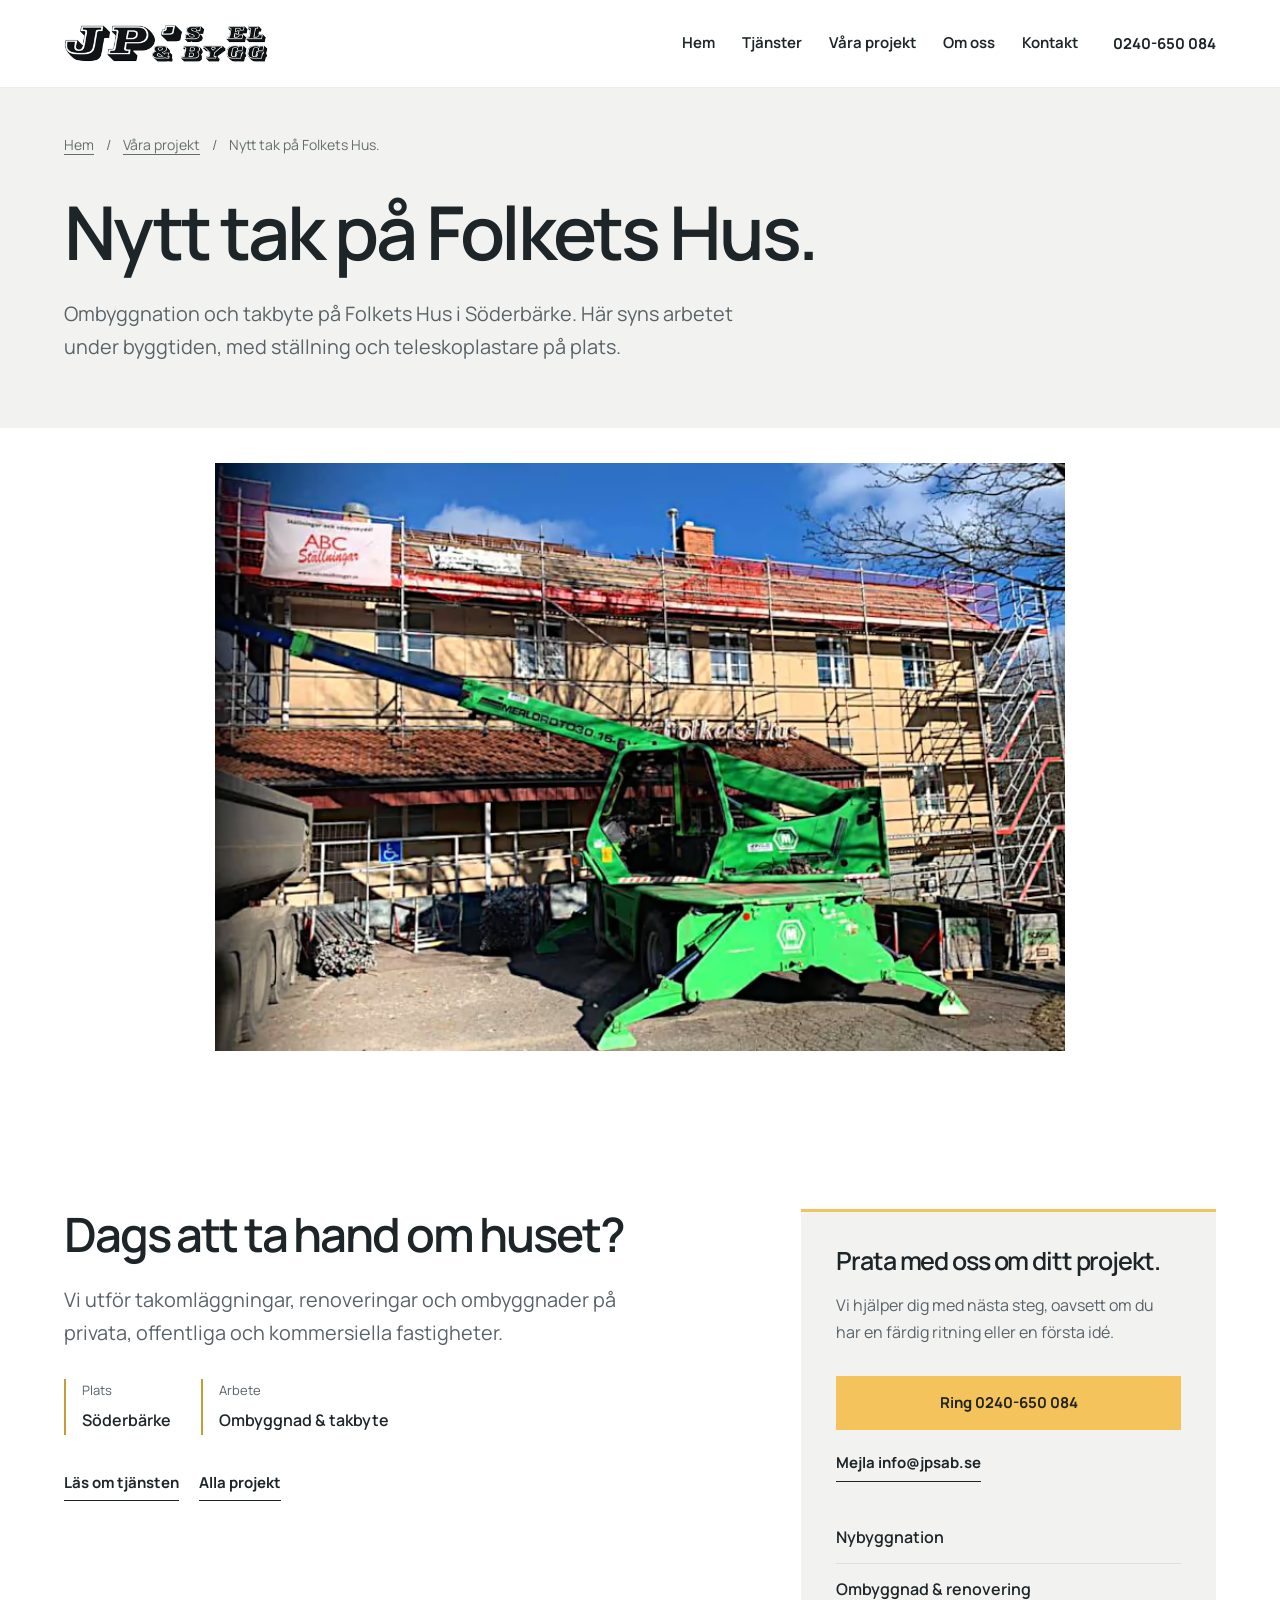
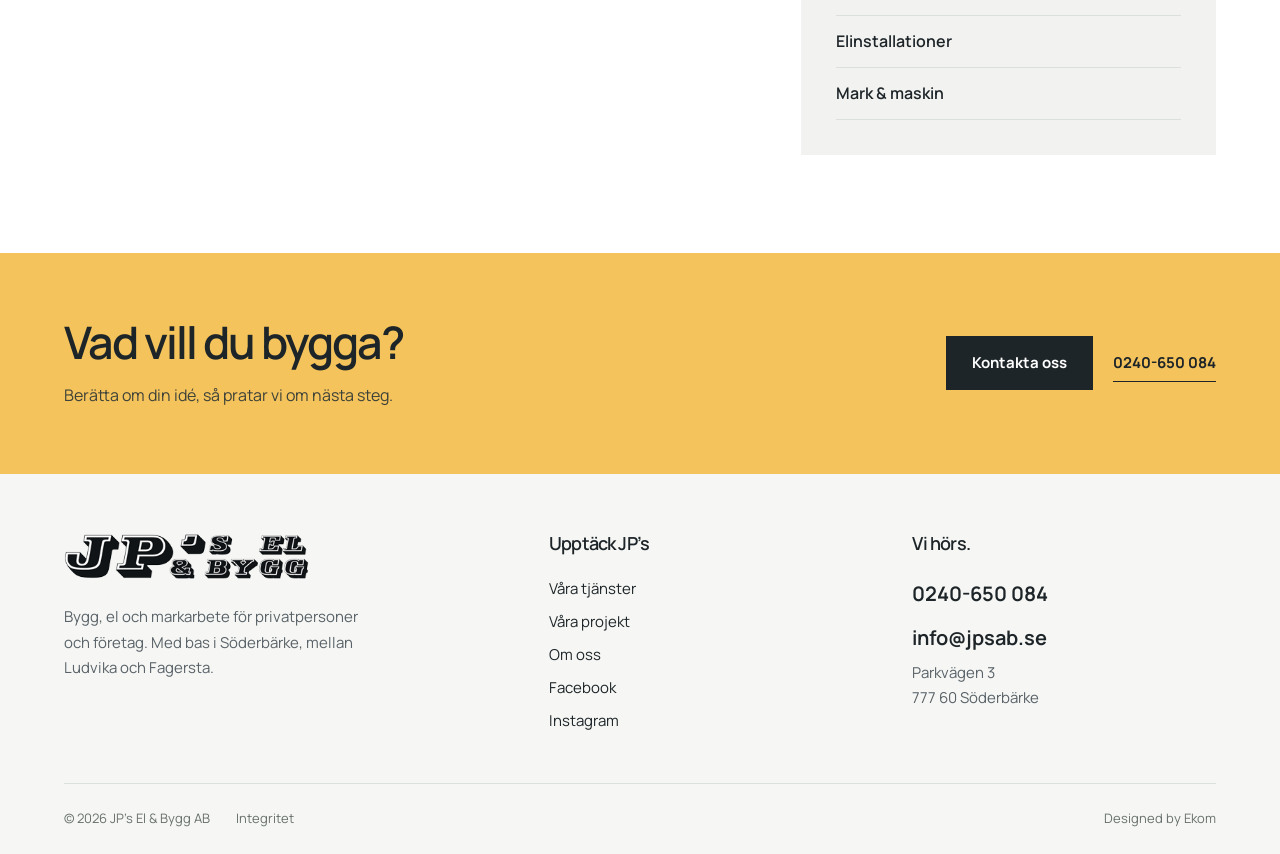
<file: projekt-folkets-hus.html>
<!doctype html><html lang="sv"><head><meta charset="utf-8"><meta name="viewport" content="width=device-width, initial-scale=1"><title>Folkets Hus | Referensprojekt från JP’s El &amp; Bygg</title><meta name="description" content="Ombyggnation och takbyte på Folkets Hus i Söderbärke. Här syns arbetet under byggtiden, med ställning och teleskoplastare på plats."><meta name="theme-color" content="#f4c35b"><link rel="canonical" href="https://www.jpsab.se/projekt-folkets-hus.html"><meta property="og:type" content="website"><meta property="og:locale" content="sv_SE"><meta property="og:site_name" content="JP’s El & Bygg"><meta property="og:title" content="Folkets Hus | Referensprojekt från JP’s El &amp; Bygg"><meta property="og:description" content="Ombyggnation och takbyte på Folkets Hus i Söderbärke. Här syns arbetet under byggtiden, med ställning och teleskoplastare på plats."><meta property="og:url" content="https://www.jpsab.se/projekt-folkets-hus.html"><meta property="og:image" content="https://www.jpsab.se/assets/project-folkets-hus.webp"><meta name="twitter:card" content="summary_large_image"><link rel="icon" href="assets/favicon-jps.png" type="image/png"><link rel="preload" href="assets/manrope.woff2" as="font" type="font/woff2" crossorigin><link rel="stylesheet" href="styles.css"><script type="application/ld+json">{"@context": "https://schema.org", "@graph": [{"@type": "GeneralContractor", "@id": "https://www.jpsab.se/#business", "name": "JP’s El & Bygg AB", "url": "https://www.jpsab.se/", "telephone": "+46240650084", "email": "info@jpsab.se", "image": "https://www.jpsab.se/assets/hero-fiskarhedenvilla.webp", "address": {"@type": "PostalAddress", "streetAddress": "Parkvägen 3", "postalCode": "777 60", "addressLocality": "Söderbärke", "addressCountry": "SE"}, "sameAs": ["https://www.facebook.com/JpsElByggAb", "https://www.instagram.com/jpselbygg/"]}, {"@type": "WebPage", "@id": "https://www.jpsab.se/projekt-folkets-hus.html#page", "url": "https://www.jpsab.se/projekt-folkets-hus.html", "name": "Folkets Hus | Referensprojekt från JP’s El & Bygg", "description": "Ombyggnation och takbyte på Folkets Hus i Söderbärke. Här syns arbetet under byggtiden, med ställning och teleskoplastare på plats.", "inLanguage": "sv-SE", "isPartOf": {"@type": "WebSite", "@id": "https://www.jpsab.se/#website", "url": "https://www.jpsab.se/", "name": "JP’s El & Bygg"}, "about": {"@id": "https://www.jpsab.se/#business"}}, {"@type": "BreadcrumbList", "itemListElement": [{"@type": "ListItem", "position": 1, "name": "Hem", "item": "https://www.jpsab.se/"}, {"@type": "ListItem", "position": 2, "name": "Folkets Hus", "item": "https://www.jpsab.se/projekt-folkets-hus.html"}]}]}</script></head><body class="project-page"><a class="skip" href="#main">Hoppa till innehållet</a><header class="site-header"><div class="nav-wrap"><a class="brand" href="index.html" aria-label="JP’s El & Bygg, startsida"><img src="assets/logo-jps.webp" alt="JP’s El &amp; Bygg AB" width="350" height="64"></a><nav class="desktop-nav" aria-label="Huvudmeny"><a href="index.html">Hem</a><a href="tjanster.html">Tjänster</a><a href="projekt.html">Våra projekt</a><a href="om-oss.html">Om oss</a><a href="kontakt.html">Kontakt</a></nav><a class="header-phone" href="tel:+46240650084">0240-650 084</a><button class="menu-toggle" aria-expanded="false" aria-controls="mobile-nav"><span>Meny</span><span class="menu-bars" aria-hidden="true"><i></i><i></i></span></button></div></header><nav id="mobile-nav" class="mobile-nav" aria-label="Mobilmeny" hidden><a href="index.html">Hem</a><a href="tjanster.html">Tjänster</a><a href="projekt.html">Våra projekt</a><a href="om-oss.html">Om oss</a><a href="kontakt.html">Kontakt</a><div class="mobile-contact"><a class="btn " href="tel:+46240650084">Ring 0240-650 084</a><p><a href="mailto:info@jpsab.se">info@jpsab.se</a></p></div></nav><main id="main"><section class="subhero"><div class="wrap"><nav class="breadcrumbs" aria-label="Brödsmulor"><a href="index.html">Hem</a><span aria-hidden="true">/</span><a href="projekt.html">Våra projekt</a><span aria-hidden="true">/</span><span>Nytt tak på Folkets Hus.</span></nav><h1>Nytt tak på Folkets Hus.</h1><p class="lead">Ombyggnation och takbyte på Folkets Hus i Söderbärke. Här syns arbetet under byggtiden, med ställning och teleskoplastare på plats.</p></div></section><div class="wide-photo project-gallery"><a href="assets/project-folkets-hus.webp" data-lightbox data-caption="Folkets Hus, Söderbärke"><picture><source type="image/avif" srcset="assets/project-folkets-hus.avif 795w" sizes="(max-width: 767px) 100vw, 850px"><img src="assets/project-folkets-hus.webp" srcset="assets/project-folkets-hus.webp 795w" sizes="(max-width: 767px) 100vw, 850px" width="795" height="550" alt="Ombyggnation och takbyte vid Folkets Hus i Söderbärke." fetchpriority="high" loading="eager" decoding="async"></picture></a></div><section class="section"><div class="wrap content-grid"><div><h2>Dags att ta hand om huset?</h2><p class="lead" style="margin-top:24px">Vi utför takomläggningar, renoveringar och ombyggnader på privata, offentliga och kommersiella fastigheter.</p><dl class="project-facts"><div><dt>Plats</dt><dd>Söderbärke</dd></div><div><dt>Arbete</dt><dd>Ombyggnad & takbyte</dd></div></dl><div class="actions"><a class="text-link" href="ombyggnation-renovering.html">Läs om tjänsten</a><a class="text-link" href="projekt.html">Alla projekt</a></div></div><aside class="aside-box"><h3>Prata med oss om ditt projekt.</h3><p>Vi hjälper dig med nästa steg, oavsett om du har en färdig ritning eller en första idé.</p><div class="actions"><a class="btn " href="tel:+46240650084">Ring 0240-650 084</a><a class="text-link" href="mailto:info@jpsab.se">Mejla info@jpsab.se</a></div><div class="aside-links"><a href="nybyggnation.html">Nybyggnation</a><a href="ombyggnation-renovering.html">Ombyggnad &amp; renovering</a><a href="elinstallation.html">Elinstallationer</a><a href="mark-maskin.html">Mark &amp; maskin</a></div></aside></div></section><section class="cta"><div class="wrap cta-row"><div><h2>Vad vill du bygga?</h2><p>Berätta om din idé, så pratar vi om nästa steg.</p></div><div class="actions"><a class="btn " href="kontakt.html">Kontakta oss</a><a class="text-link" href="tel:+46240650084">0240-650 084</a></div></div></section></main><footer class="site-footer"><div class="wrap"><div class="footer-top"><div><a href="index.html" class="footer-brand"><img src="assets/logo-jps.webp" alt="JP’s El &amp; Bygg AB" width="350" height="64"></a><p>Bygg, el och markarbete för privatpersoner och företag. Med bas i Söderbärke, mellan Ludvika och Fagersta.</p></div><div><h3>Upptäck JP’s</h3><a href="tjanster.html">Våra tjänster</a><a href="projekt.html">Våra projekt</a><a href="om-oss.html">Om oss</a><a href="https://www.facebook.com/JpsElByggAb" target="_blank" rel="noopener noreferrer">Facebook</a><a href="https://www.instagram.com/jpselbygg/" target="_blank" rel="noopener noreferrer">Instagram</a></div><div class="footer-contact"><h3>Vi hörs.</h3><a href="tel:+46240650084">0240-650 084</a><a href="mailto:info@jpsab.se">info@jpsab.se</a><p>Parkvägen 3<br>777 60 Söderbärke</p></div></div><div class="footer-bottom"><span>© 2026 JP’s El &amp; Bygg AB</span><a href="integritet.html">Integritet</a><span class="credit">Designed by <a href="https://ekom.se" target="_blank" rel="noopener noreferrer">Ekom</a></span></div></div></footer><div class="mobile-actions"><a class="btn outline" href="tel:+46240650084">Ring oss</a><a class="btn " href="mailto:info@jpsab.se">Mejla om ditt projekt</a></div><dialog class="lightbox" aria-label="Projektbild"><div class="lightbox-top"><p></p><button type="button" autofocus>Stäng</button></div><img src="[data-uri]" alt=""></dialog><script src="script.js" defer></script></body></html>
</file>
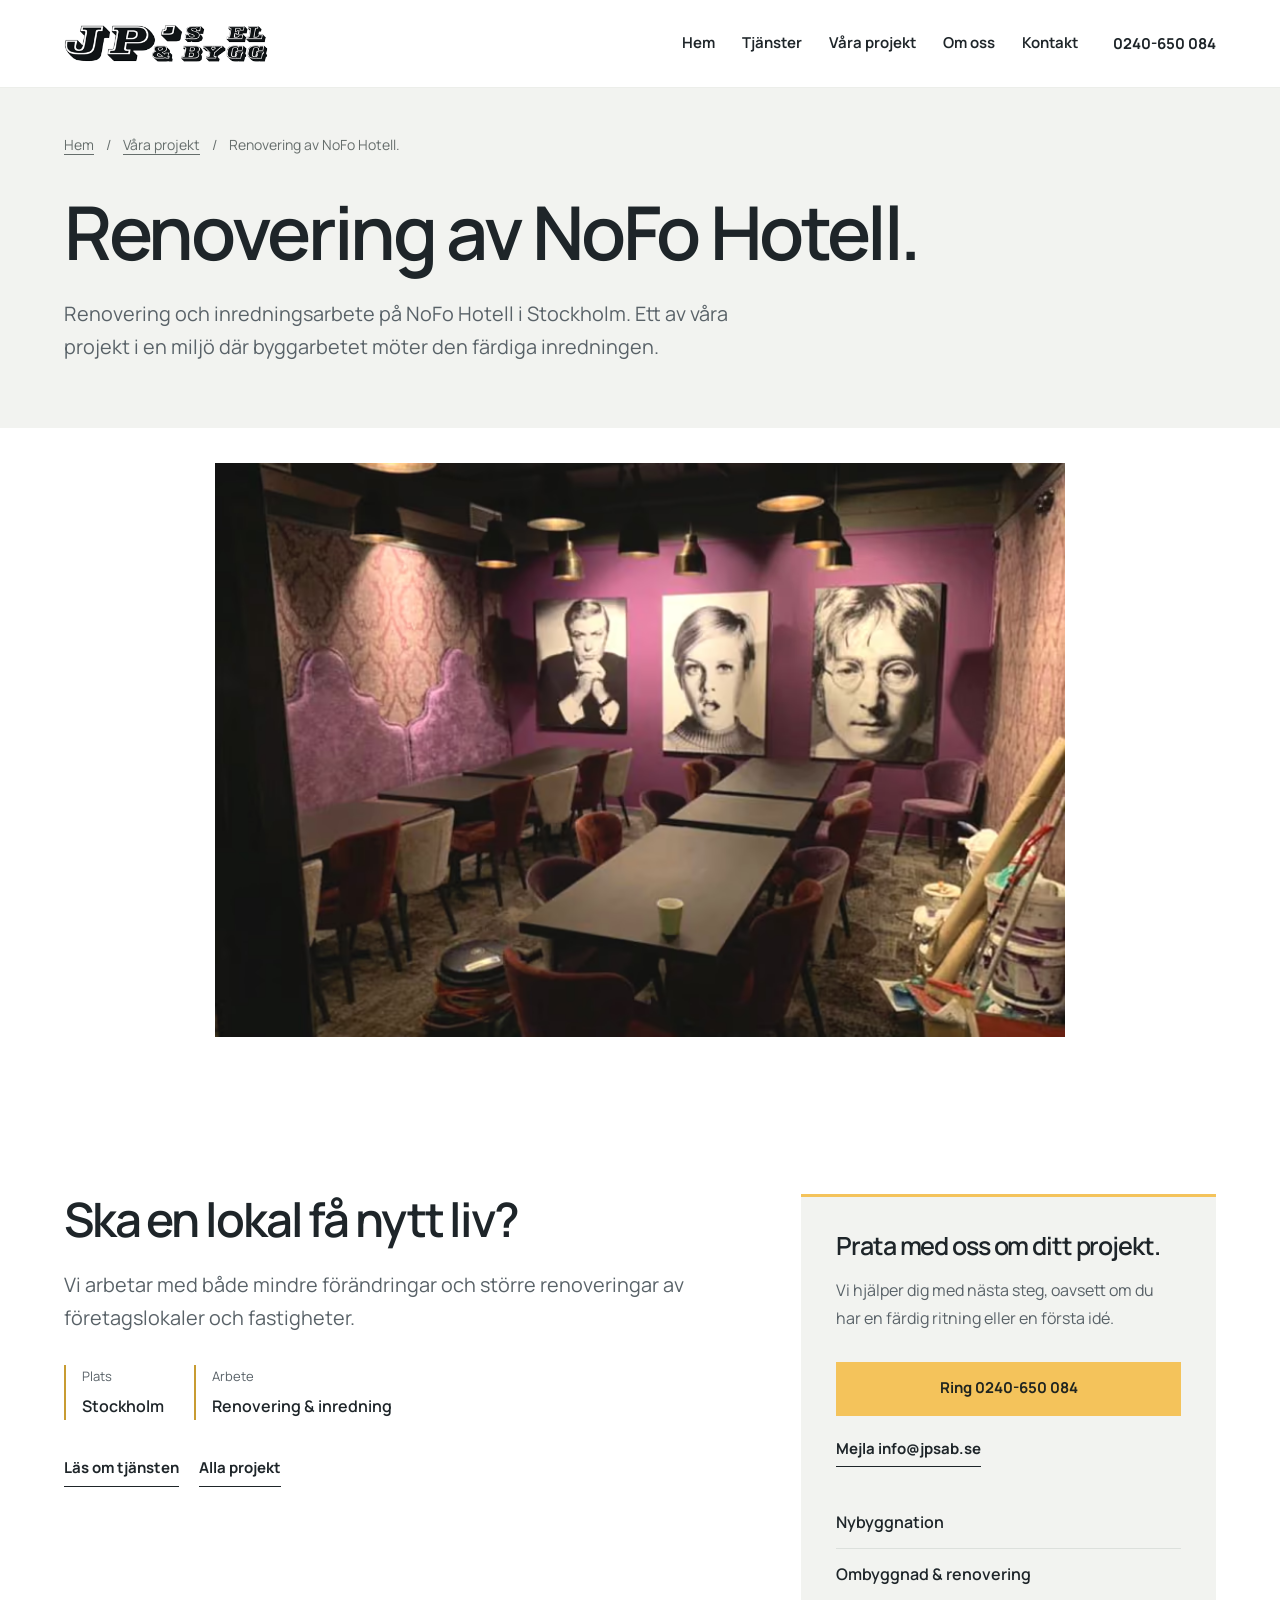
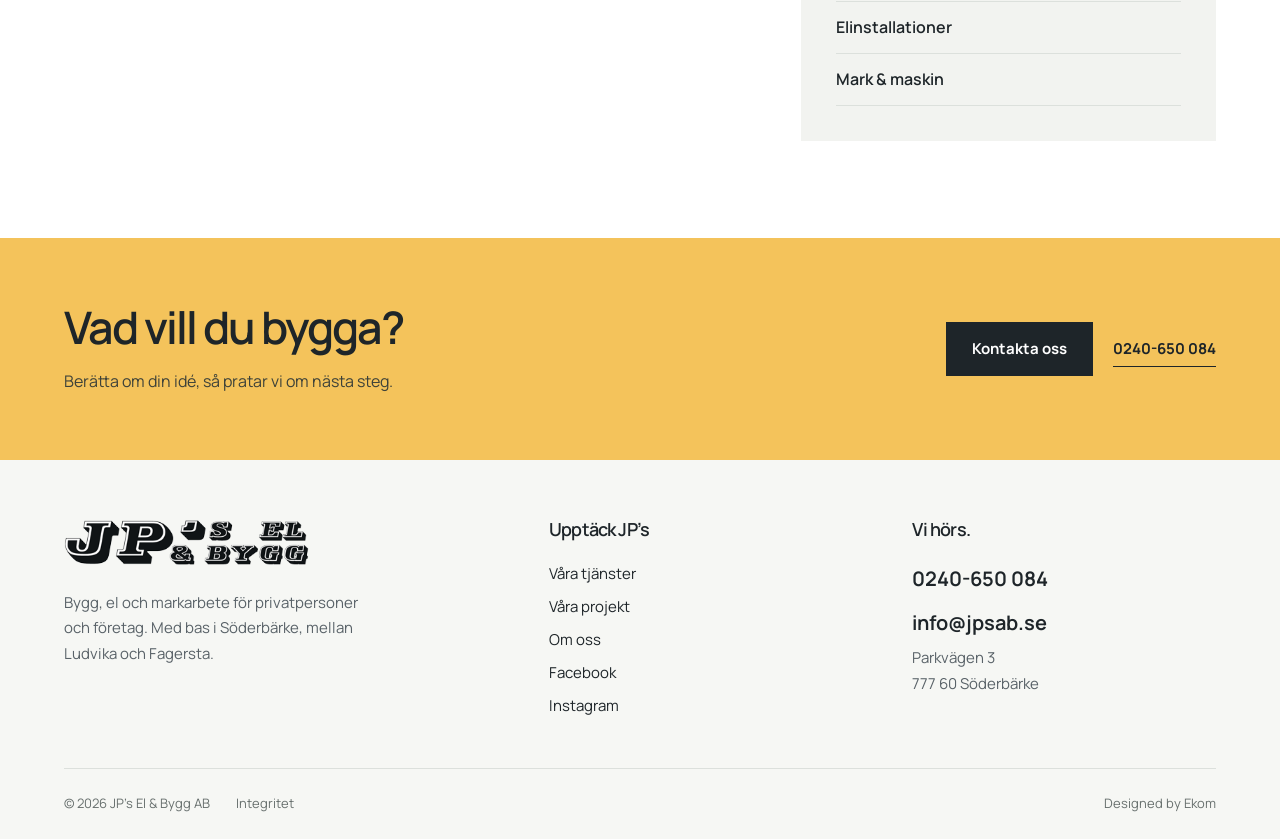
<file: projekt-nofo.html>
<!doctype html><html lang="sv"><head><meta charset="utf-8"><meta name="viewport" content="width=device-width, initial-scale=1"><title>NoFo Hotell | Referensprojekt från JP’s El &amp; Bygg</title><meta name="description" content="Renovering och inredningsarbete på NoFo Hotell i Stockholm. Ett av våra projekt i en miljö där byggarbetet möter den färdiga inredningen."><meta name="theme-color" content="#f4c35b"><link rel="canonical" href="https://www.jpsab.se/projekt-nofo.html"><meta property="og:type" content="website"><meta property="og:locale" content="sv_SE"><meta property="og:site_name" content="JP’s El & Bygg"><meta property="og:title" content="NoFo Hotell | Referensprojekt från JP’s El &amp; Bygg"><meta property="og:description" content="Renovering och inredningsarbete på NoFo Hotell i Stockholm. Ett av våra projekt i en miljö där byggarbetet möter den färdiga inredningen."><meta property="og:url" content="https://www.jpsab.se/projekt-nofo.html"><meta property="og:image" content="https://www.jpsab.se/assets/project-nofo-hotel.webp"><meta name="twitter:card" content="summary_large_image"><link rel="icon" href="assets/favicon-jps.png" type="image/png"><link rel="preload" href="assets/manrope.woff2" as="font" type="font/woff2" crossorigin><link rel="stylesheet" href="styles.css"><script type="application/ld+json">{"@context": "https://schema.org", "@graph": [{"@type": "GeneralContractor", "@id": "https://www.jpsab.se/#business", "name": "JP’s El & Bygg AB", "url": "https://www.jpsab.se/", "telephone": "+46240650084", "email": "info@jpsab.se", "image": "https://www.jpsab.se/assets/hero-fiskarhedenvilla.webp", "address": {"@type": "PostalAddress", "streetAddress": "Parkvägen 3", "postalCode": "777 60", "addressLocality": "Söderbärke", "addressCountry": "SE"}, "sameAs": ["https://www.facebook.com/JpsElByggAb", "https://www.instagram.com/jpselbygg/"]}, {"@type": "WebPage", "@id": "https://www.jpsab.se/projekt-nofo.html#page", "url": "https://www.jpsab.se/projekt-nofo.html", "name": "NoFo Hotell | Referensprojekt från JP’s El & Bygg", "description": "Renovering och inredningsarbete på NoFo Hotell i Stockholm. Ett av våra projekt i en miljö där byggarbetet möter den färdiga inredningen.", "inLanguage": "sv-SE", "isPartOf": {"@type": "WebSite", "@id": "https://www.jpsab.se/#website", "url": "https://www.jpsab.se/", "name": "JP’s El & Bygg"}, "about": {"@id": "https://www.jpsab.se/#business"}}, {"@type": "BreadcrumbList", "itemListElement": [{"@type": "ListItem", "position": 1, "name": "Hem", "item": "https://www.jpsab.se/"}, {"@type": "ListItem", "position": 2, "name": "NoFo Hotell", "item": "https://www.jpsab.se/projekt-nofo.html"}]}]}</script></head><body class="project-page"><a class="skip" href="#main">Hoppa till innehållet</a><header class="site-header"><div class="nav-wrap"><a class="brand" href="index.html" aria-label="JP’s El & Bygg, startsida"><img src="assets/logo-jps.webp" alt="JP’s El &amp; Bygg AB" width="350" height="64"></a><nav class="desktop-nav" aria-label="Huvudmeny"><a href="index.html">Hem</a><a href="tjanster.html">Tjänster</a><a href="projekt.html">Våra projekt</a><a href="om-oss.html">Om oss</a><a href="kontakt.html">Kontakt</a></nav><a class="header-phone" href="tel:+46240650084">0240-650 084</a><button class="menu-toggle" aria-expanded="false" aria-controls="mobile-nav"><span>Meny</span><span class="menu-bars" aria-hidden="true"><i></i><i></i></span></button></div></header><nav id="mobile-nav" class="mobile-nav" aria-label="Mobilmeny" hidden><a href="index.html">Hem</a><a href="tjanster.html">Tjänster</a><a href="projekt.html">Våra projekt</a><a href="om-oss.html">Om oss</a><a href="kontakt.html">Kontakt</a><div class="mobile-contact"><a class="btn " href="tel:+46240650084">Ring 0240-650 084</a><p><a href="mailto:info@jpsab.se">info@jpsab.se</a></p></div></nav><main id="main"><section class="subhero"><div class="wrap"><nav class="breadcrumbs" aria-label="Brödsmulor"><a href="index.html">Hem</a><span aria-hidden="true">/</span><a href="projekt.html">Våra projekt</a><span aria-hidden="true">/</span><span>Renovering av NoFo Hotell.</span></nav><h1>Renovering av NoFo Hotell.</h1><p class="lead">Renovering och inredningsarbete på NoFo Hotell i Stockholm. Ett av våra projekt i en miljö där byggarbetet möter den färdiga inredningen.</p></div></section><div class="wide-photo project-gallery"><a href="assets/project-nofo-hotel.webp" data-lightbox data-caption="NoFo Hotell, Stockholm"><picture><source type="image/avif" srcset="assets/project-nofo-hotel-800.avif 800w, assets/project-nofo-hotel.avif 815w" sizes="(max-width: 767px) 100vw, 850px"><img src="assets/project-nofo-hotel.webp" srcset="assets/project-nofo-hotel-800.webp 800w, assets/project-nofo-hotel.webp 815w" sizes="(max-width: 767px) 100vw, 850px" width="815" height="550" alt="Renovering och inredning på NoFo Hotell i Stockholm." fetchpriority="high" loading="eager" decoding="async"></picture></a></div><section class="section"><div class="wrap content-grid"><div><h2>Ska en lokal få nytt liv?</h2><p class="lead" style="margin-top:24px">Vi arbetar med både mindre förändringar och större renoveringar av företagslokaler och fastigheter.</p><dl class="project-facts"><div><dt>Plats</dt><dd>Stockholm</dd></div><div><dt>Arbete</dt><dd>Renovering & inredning</dd></div></dl><div class="actions"><a class="text-link" href="ombyggnation-renovering.html">Läs om tjänsten</a><a class="text-link" href="projekt.html">Alla projekt</a></div></div><aside class="aside-box"><h3>Prata med oss om ditt projekt.</h3><p>Vi hjälper dig med nästa steg, oavsett om du har en färdig ritning eller en första idé.</p><div class="actions"><a class="btn " href="tel:+46240650084">Ring 0240-650 084</a><a class="text-link" href="mailto:info@jpsab.se">Mejla info@jpsab.se</a></div><div class="aside-links"><a href="nybyggnation.html">Nybyggnation</a><a href="ombyggnation-renovering.html">Ombyggnad &amp; renovering</a><a href="elinstallation.html">Elinstallationer</a><a href="mark-maskin.html">Mark &amp; maskin</a></div></aside></div></section><section class="cta"><div class="wrap cta-row"><div><h2>Vad vill du bygga?</h2><p>Berätta om din idé, så pratar vi om nästa steg.</p></div><div class="actions"><a class="btn " href="kontakt.html">Kontakta oss</a><a class="text-link" href="tel:+46240650084">0240-650 084</a></div></div></section></main><footer class="site-footer"><div class="wrap"><div class="footer-top"><div><a href="index.html" class="footer-brand"><img src="assets/logo-jps.webp" alt="JP’s El &amp; Bygg AB" width="350" height="64"></a><p>Bygg, el och markarbete för privatpersoner och företag. Med bas i Söderbärke, mellan Ludvika och Fagersta.</p></div><div><h3>Upptäck JP’s</h3><a href="tjanster.html">Våra tjänster</a><a href="projekt.html">Våra projekt</a><a href="om-oss.html">Om oss</a><a href="https://www.facebook.com/JpsElByggAb" target="_blank" rel="noopener noreferrer">Facebook</a><a href="https://www.instagram.com/jpselbygg/" target="_blank" rel="noopener noreferrer">Instagram</a></div><div class="footer-contact"><h3>Vi hörs.</h3><a href="tel:+46240650084">0240-650 084</a><a href="mailto:info@jpsab.se">info@jpsab.se</a><p>Parkvägen 3<br>777 60 Söderbärke</p></div></div><div class="footer-bottom"><span>© 2026 JP’s El &amp; Bygg AB</span><a href="integritet.html">Integritet</a><span class="credit">Designed by <a href="https://ekom.se" target="_blank" rel="noopener noreferrer">Ekom</a></span></div></div></footer><div class="mobile-actions"><a class="btn outline" href="tel:+46240650084">Ring oss</a><a class="btn " href="mailto:info@jpsab.se">Mejla om ditt projekt</a></div><dialog class="lightbox" aria-label="Projektbild"><div class="lightbox-top"><p></p><button type="button" autofocus>Stäng</button></div><img src="[data-uri]" alt=""></dialog><script src="script.js" defer></script></body></html>
</file>
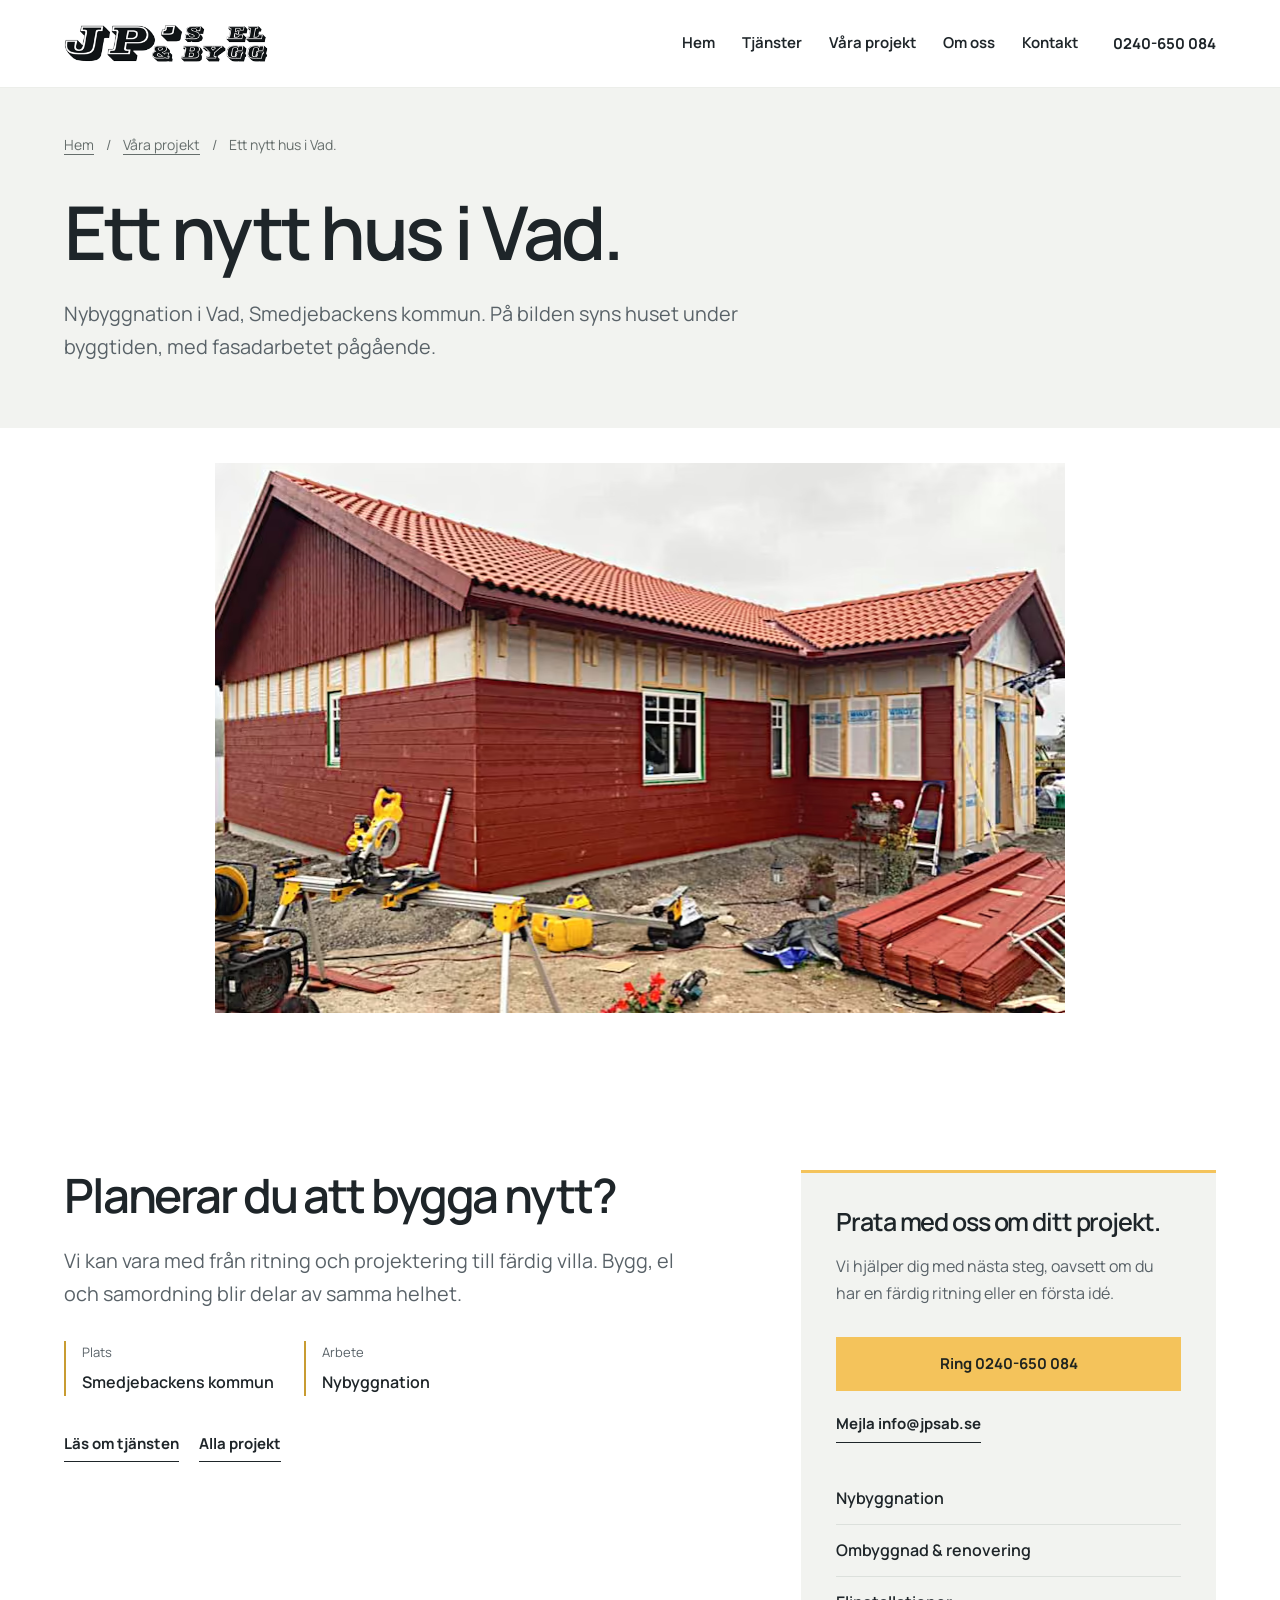
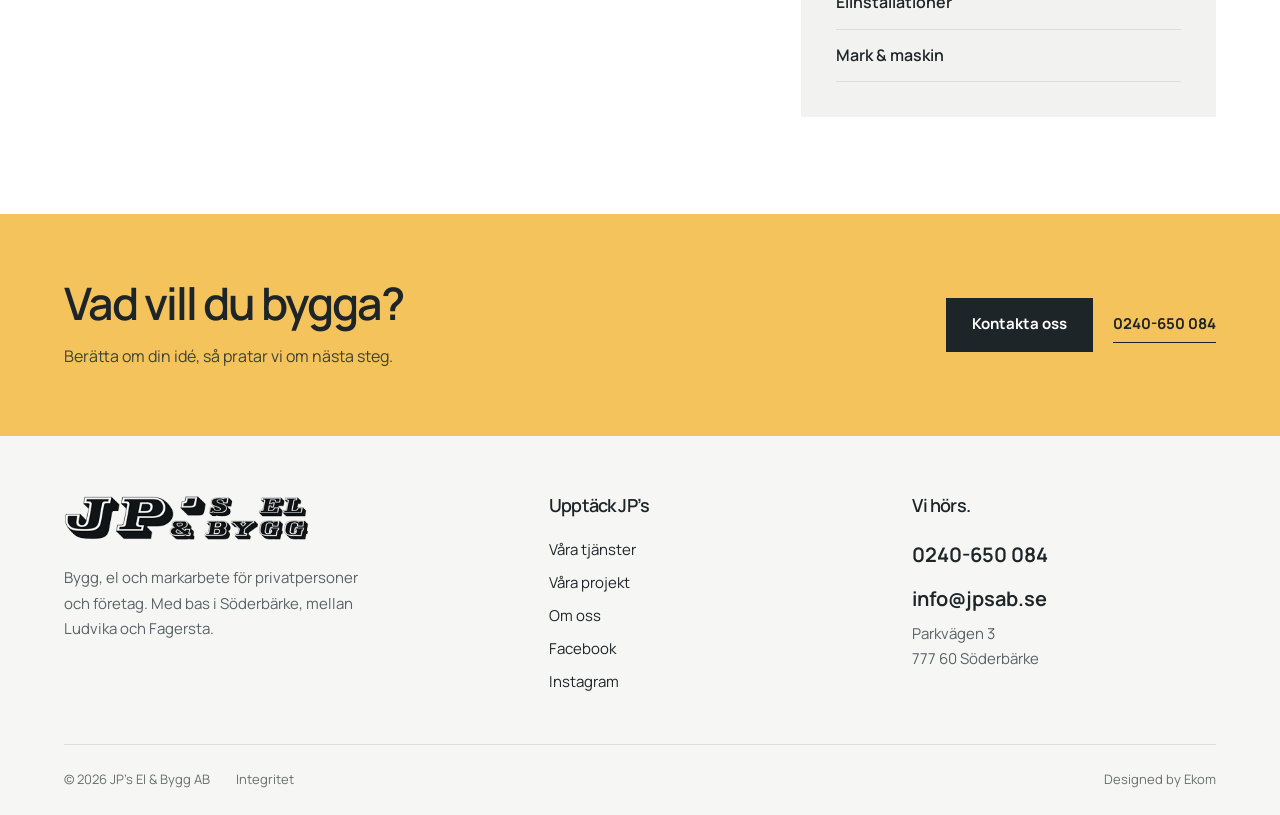
<file: projekt-vad.html>
<!doctype html><html lang="sv"><head><meta charset="utf-8"><meta name="viewport" content="width=device-width, initial-scale=1"><title>Nybyggnation i Vad | Referensprojekt från JP’s El &amp; Bygg</title><meta name="description" content="Nybyggnation i Vad, Smedjebackens kommun. På bilden syns huset under byggtiden, med fasadarbetet pågående."><meta name="theme-color" content="#f4c35b"><link rel="canonical" href="https://www.jpsab.se/projekt-vad.html"><meta property="og:type" content="website"><meta property="og:locale" content="sv_SE"><meta property="og:site_name" content="JP’s El & Bygg"><meta property="og:title" content="Nybyggnation i Vad | Referensprojekt från JP’s El &amp; Bygg"><meta property="og:description" content="Nybyggnation i Vad, Smedjebackens kommun. På bilden syns huset under byggtiden, med fasadarbetet pågående."><meta property="og:url" content="https://www.jpsab.se/projekt-vad.html"><meta property="og:image" content="https://www.jpsab.se/assets/project-vad.webp"><meta name="twitter:card" content="summary_large_image"><link rel="icon" href="assets/favicon-jps.png" type="image/png"><link rel="preload" href="assets/manrope.woff2" as="font" type="font/woff2" crossorigin><link rel="stylesheet" href="styles.css"><script type="application/ld+json">{"@context": "https://schema.org", "@graph": [{"@type": "GeneralContractor", "@id": "https://www.jpsab.se/#business", "name": "JP’s El & Bygg AB", "url": "https://www.jpsab.se/", "telephone": "+46240650084", "email": "info@jpsab.se", "image": "https://www.jpsab.se/assets/hero-fiskarhedenvilla.webp", "address": {"@type": "PostalAddress", "streetAddress": "Parkvägen 3", "postalCode": "777 60", "addressLocality": "Söderbärke", "addressCountry": "SE"}, "sameAs": ["https://www.facebook.com/JpsElByggAb", "https://www.instagram.com/jpselbygg/"]}, {"@type": "WebPage", "@id": "https://www.jpsab.se/projekt-vad.html#page", "url": "https://www.jpsab.se/projekt-vad.html", "name": "Nybyggnation i Vad | Referensprojekt från JP’s El & Bygg", "description": "Nybyggnation i Vad, Smedjebackens kommun. På bilden syns huset under byggtiden, med fasadarbetet pågående.", "inLanguage": "sv-SE", "isPartOf": {"@type": "WebSite", "@id": "https://www.jpsab.se/#website", "url": "https://www.jpsab.se/", "name": "JP’s El & Bygg"}, "about": {"@id": "https://www.jpsab.se/#business"}}, {"@type": "BreadcrumbList", "itemListElement": [{"@type": "ListItem", "position": 1, "name": "Hem", "item": "https://www.jpsab.se/"}, {"@type": "ListItem", "position": 2, "name": "Nybyggnation i Vad", "item": "https://www.jpsab.se/projekt-vad.html"}]}]}</script></head><body class="project-page"><a class="skip" href="#main">Hoppa till innehållet</a><header class="site-header"><div class="nav-wrap"><a class="brand" href="index.html" aria-label="JP’s El & Bygg, startsida"><img src="assets/logo-jps.webp" alt="JP’s El &amp; Bygg AB" width="350" height="64"></a><nav class="desktop-nav" aria-label="Huvudmeny"><a href="index.html">Hem</a><a href="tjanster.html">Tjänster</a><a href="projekt.html">Våra projekt</a><a href="om-oss.html">Om oss</a><a href="kontakt.html">Kontakt</a></nav><a class="header-phone" href="tel:+46240650084">0240-650 084</a><button class="menu-toggle" aria-expanded="false" aria-controls="mobile-nav"><span>Meny</span><span class="menu-bars" aria-hidden="true"><i></i><i></i></span></button></div></header><nav id="mobile-nav" class="mobile-nav" aria-label="Mobilmeny" hidden><a href="index.html">Hem</a><a href="tjanster.html">Tjänster</a><a href="projekt.html">Våra projekt</a><a href="om-oss.html">Om oss</a><a href="kontakt.html">Kontakt</a><div class="mobile-contact"><a class="btn " href="tel:+46240650084">Ring 0240-650 084</a><p><a href="mailto:info@jpsab.se">info@jpsab.se</a></p></div></nav><main id="main"><section class="subhero"><div class="wrap"><nav class="breadcrumbs" aria-label="Brödsmulor"><a href="index.html">Hem</a><span aria-hidden="true">/</span><a href="projekt.html">Våra projekt</a><span aria-hidden="true">/</span><span>Ett nytt hus i Vad.</span></nav><h1>Ett nytt hus i Vad.</h1><p class="lead">Nybyggnation i Vad, Smedjebackens kommun. På bilden syns huset under byggtiden, med fasadarbetet pågående.</p></div></section><div class="wide-photo project-gallery"><a href="assets/project-vad.webp" data-lightbox data-caption="Nybyggnation i Vad, Smedjebackens kommun"><picture><source type="image/avif" srcset="assets/project-vad-800.avif 800w, assets/project-vad.avif 851w" sizes="(max-width: 767px) 100vw, 850px"><img src="assets/project-vad.webp" srcset="assets/project-vad-800.webp 800w, assets/project-vad.webp 851w" sizes="(max-width: 767px) 100vw, 850px" width="851" height="550" alt="Nybyggnation i Vad, Smedjebackens kommun." fetchpriority="high" loading="eager" decoding="async"></picture></a></div><section class="section"><div class="wrap content-grid"><div><h2>Planerar du att bygga nytt?</h2><p class="lead" style="margin-top:24px">Vi kan vara med från ritning och projektering till färdig villa. Bygg, el och samordning blir delar av samma helhet.</p><dl class="project-facts"><div><dt>Plats</dt><dd>Smedjebackens kommun</dd></div><div><dt>Arbete</dt><dd>Nybyggnation</dd></div></dl><div class="actions"><a class="text-link" href="nybyggnation.html">Läs om tjänsten</a><a class="text-link" href="projekt.html">Alla projekt</a></div></div><aside class="aside-box"><h3>Prata med oss om ditt projekt.</h3><p>Vi hjälper dig med nästa steg, oavsett om du har en färdig ritning eller en första idé.</p><div class="actions"><a class="btn " href="tel:+46240650084">Ring 0240-650 084</a><a class="text-link" href="mailto:info@jpsab.se">Mejla info@jpsab.se</a></div><div class="aside-links"><a href="nybyggnation.html">Nybyggnation</a><a href="ombyggnation-renovering.html">Ombyggnad &amp; renovering</a><a href="elinstallation.html">Elinstallationer</a><a href="mark-maskin.html">Mark &amp; maskin</a></div></aside></div></section><section class="cta"><div class="wrap cta-row"><div><h2>Vad vill du bygga?</h2><p>Berätta om din idé, så pratar vi om nästa steg.</p></div><div class="actions"><a class="btn " href="kontakt.html">Kontakta oss</a><a class="text-link" href="tel:+46240650084">0240-650 084</a></div></div></section></main><footer class="site-footer"><div class="wrap"><div class="footer-top"><div><a href="index.html" class="footer-brand"><img src="assets/logo-jps.webp" alt="JP’s El &amp; Bygg AB" width="350" height="64"></a><p>Bygg, el och markarbete för privatpersoner och företag. Med bas i Söderbärke, mellan Ludvika och Fagersta.</p></div><div><h3>Upptäck JP’s</h3><a href="tjanster.html">Våra tjänster</a><a href="projekt.html">Våra projekt</a><a href="om-oss.html">Om oss</a><a href="https://www.facebook.com/JpsElByggAb" target="_blank" rel="noopener noreferrer">Facebook</a><a href="https://www.instagram.com/jpselbygg/" target="_blank" rel="noopener noreferrer">Instagram</a></div><div class="footer-contact"><h3>Vi hörs.</h3><a href="tel:+46240650084">0240-650 084</a><a href="mailto:info@jpsab.se">info@jpsab.se</a><p>Parkvägen 3<br>777 60 Söderbärke</p></div></div><div class="footer-bottom"><span>© 2026 JP’s El &amp; Bygg AB</span><a href="integritet.html">Integritet</a><span class="credit">Designed by <a href="https://ekom.se" target="_blank" rel="noopener noreferrer">Ekom</a></span></div></div></footer><div class="mobile-actions"><a class="btn outline" href="tel:+46240650084">Ring oss</a><a class="btn " href="mailto:info@jpsab.se">Mejla om ditt projekt</a></div><dialog class="lightbox" aria-label="Projektbild"><div class="lightbox-top"><p></p><button type="button" autofocus>Stäng</button></div><img src="[data-uri]" alt=""></dialog><script src="script.js" defer></script></body></html>
</file>
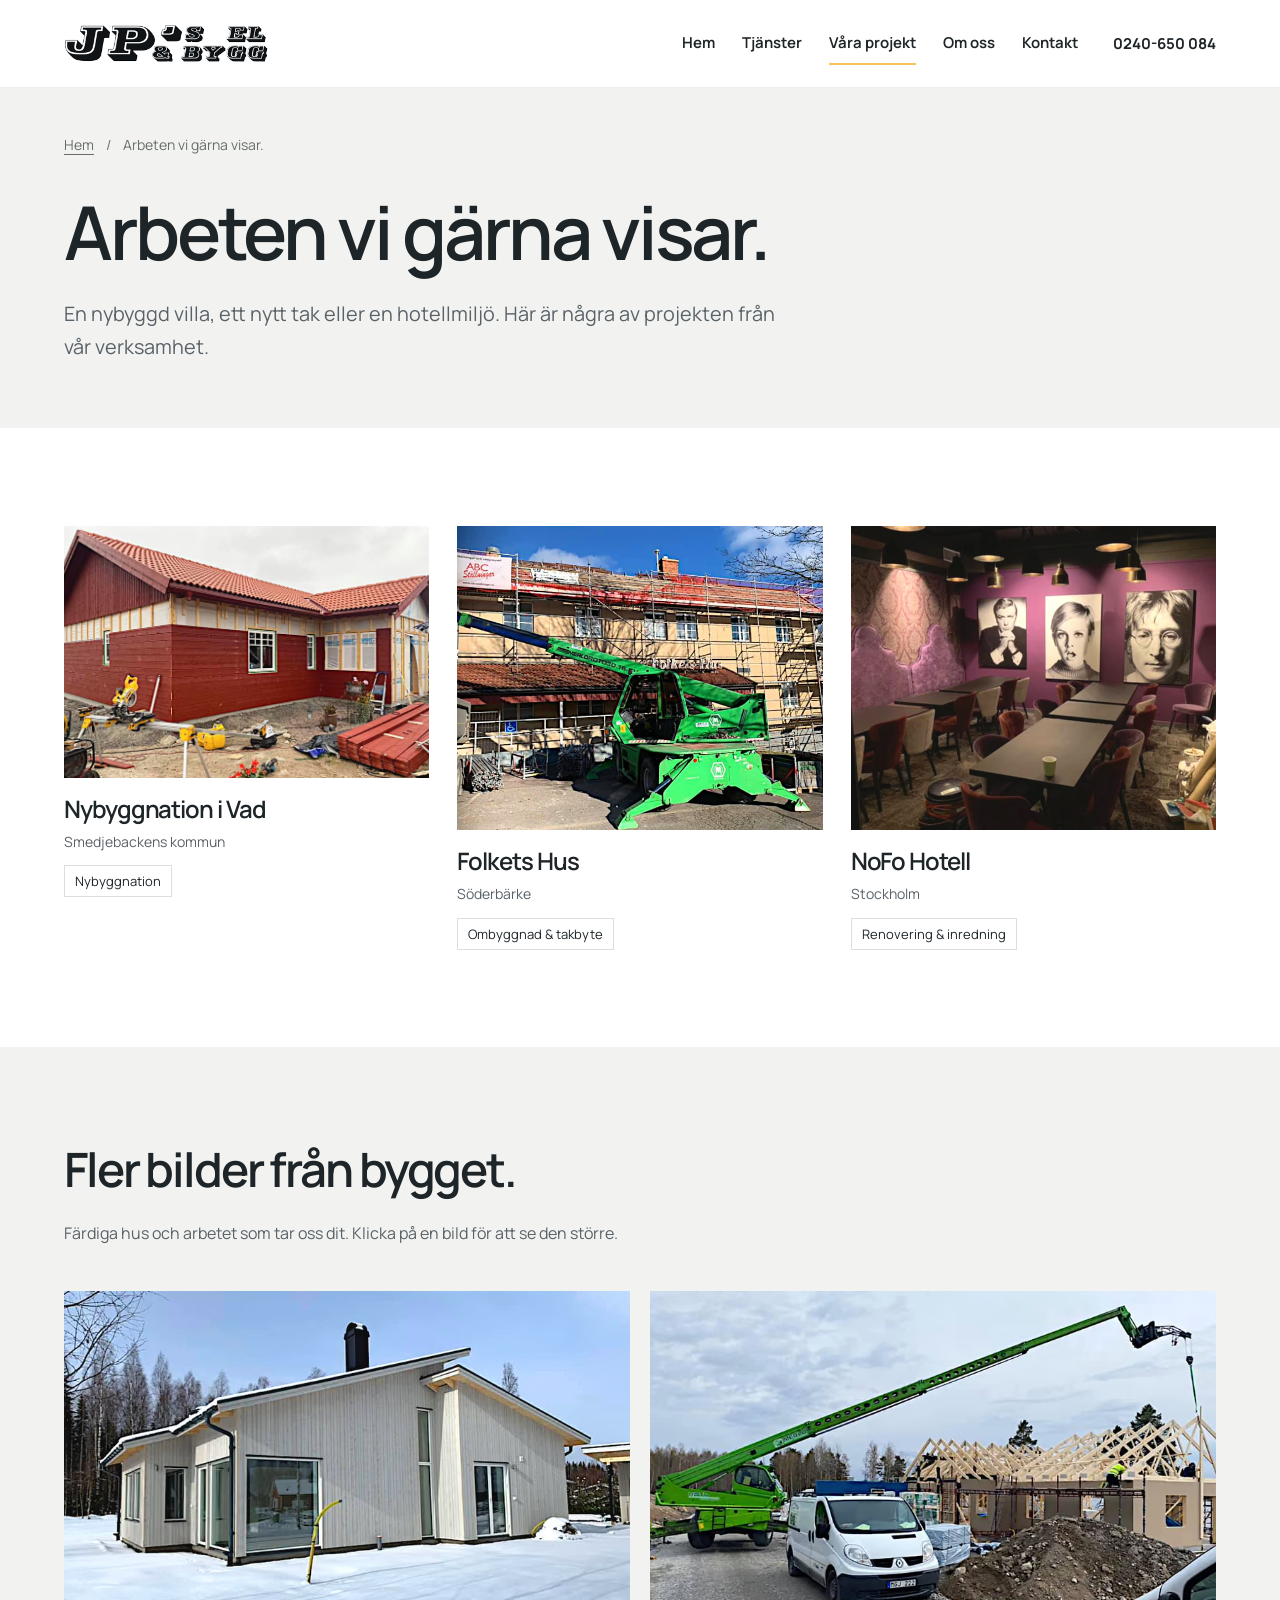
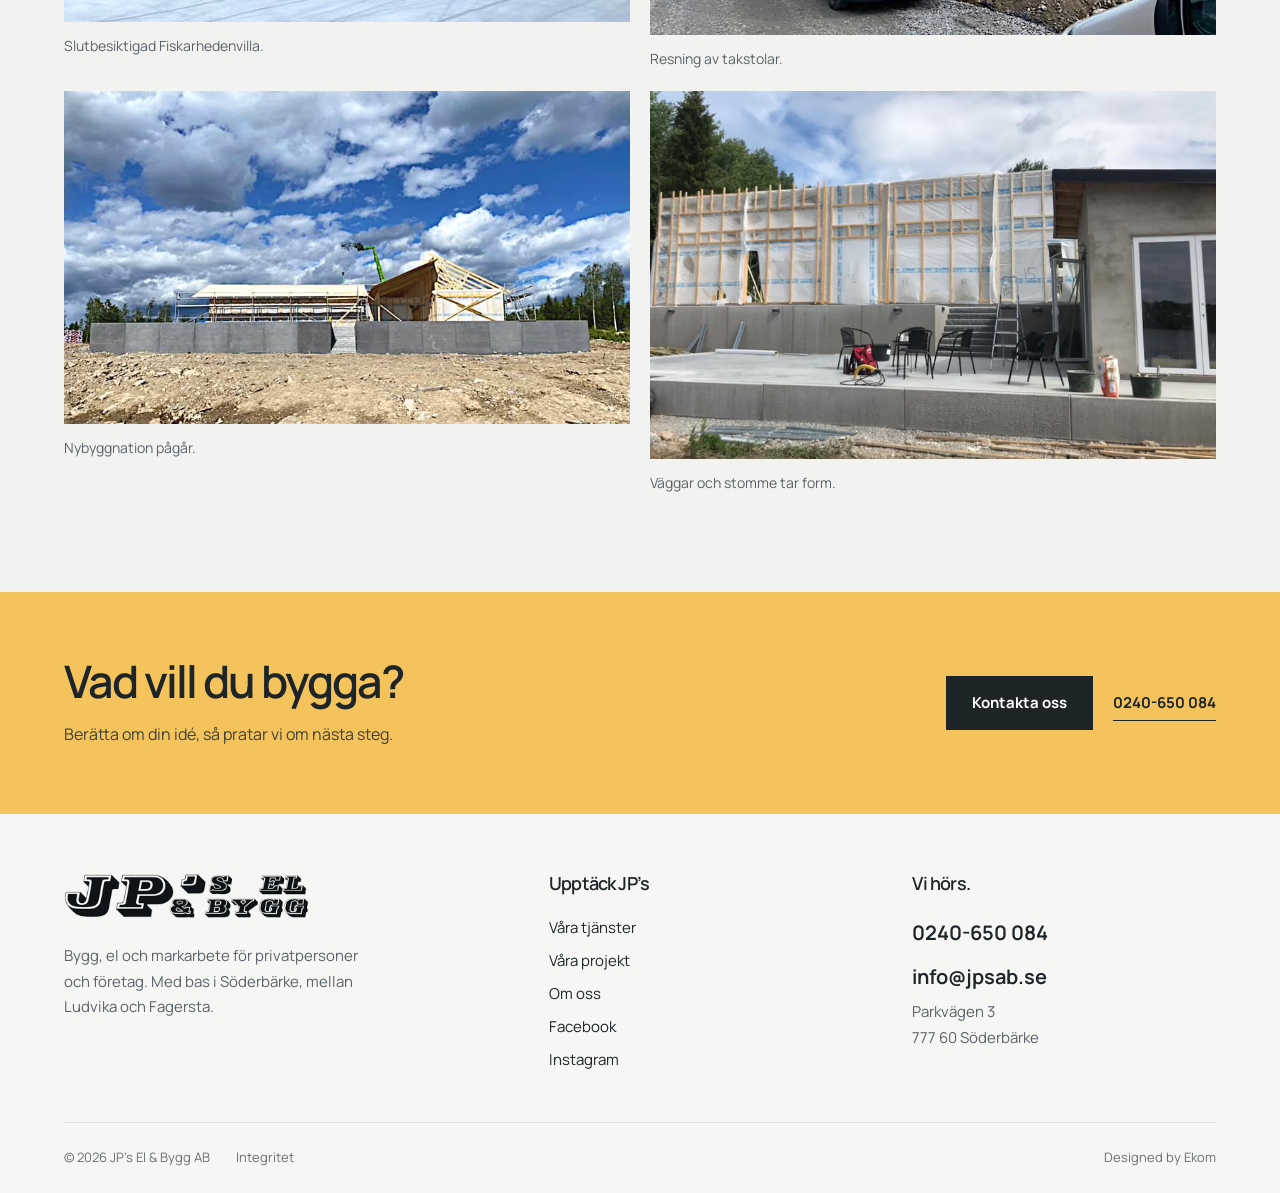
<file: projekt.html>
<!doctype html><html lang="sv"><head><meta charset="utf-8"><meta name="viewport" content="width=device-width, initial-scale=1"><title>Våra projekt | JP’s El &amp; Bygg i Söderbärke</title><meta name="description" content="Se bilder från JP’s El &amp; Byggs arbeten: nybyggnation i Vad, takbyte på Folkets Hus i Söderbärke och renovering av NoFo Hotell i Stockholm."><meta name="theme-color" content="#f4c35b"><link rel="canonical" href="https://www.jpsab.se/projekt.html"><meta property="og:type" content="website"><meta property="og:locale" content="sv_SE"><meta property="og:site_name" content="JP’s El & Bygg"><meta property="og:title" content="Våra projekt | JP’s El &amp; Bygg i Söderbärke"><meta property="og:description" content="Se bilder från JP’s El &amp; Byggs arbeten: nybyggnation i Vad, takbyte på Folkets Hus i Söderbärke och renovering av NoFo Hotell i Stockholm."><meta property="og:url" content="https://www.jpsab.se/projekt.html"><meta property="og:image" content="https://www.jpsab.se/assets/hero-fiskarhedenvilla.webp"><meta name="twitter:card" content="summary_large_image"><link rel="icon" href="assets/favicon-jps.png" type="image/png"><link rel="preload" href="assets/manrope.woff2" as="font" type="font/woff2" crossorigin><link rel="stylesheet" href="styles.css"><script type="application/ld+json">{"@context": "https://schema.org", "@graph": [{"@type": "GeneralContractor", "@id": "https://www.jpsab.se/#business", "name": "JP’s El & Bygg AB", "url": "https://www.jpsab.se/", "telephone": "+46240650084", "email": "info@jpsab.se", "image": "https://www.jpsab.se/assets/hero-fiskarhedenvilla.webp", "address": {"@type": "PostalAddress", "streetAddress": "Parkvägen 3", "postalCode": "777 60", "addressLocality": "Söderbärke", "addressCountry": "SE"}, "sameAs": ["https://www.facebook.com/JpsElByggAb", "https://www.instagram.com/jpselbygg/"]}, {"@type": "WebPage", "@id": "https://www.jpsab.se/projekt.html#page", "url": "https://www.jpsab.se/projekt.html", "name": "Våra projekt | JP’s El & Bygg i Söderbärke", "description": "Se bilder från JP’s El & Byggs arbeten: nybyggnation i Vad, takbyte på Folkets Hus i Söderbärke och renovering av NoFo Hotell i Stockholm.", "inLanguage": "sv-SE", "isPartOf": {"@type": "WebSite", "@id": "https://www.jpsab.se/#website", "url": "https://www.jpsab.se/", "name": "JP’s El & Bygg"}, "about": {"@id": "https://www.jpsab.se/#business"}}, {"@type": "BreadcrumbList", "itemListElement": [{"@type": "ListItem", "position": 1, "name": "Hem", "item": "https://www.jpsab.se/"}, {"@type": "ListItem", "position": 2, "name": "Våra projekt", "item": "https://www.jpsab.se/projekt.html"}]}]}</script></head><body class=""><a class="skip" href="#main">Hoppa till innehållet</a><header class="site-header"><div class="nav-wrap"><a class="brand" href="index.html" aria-label="JP’s El & Bygg, startsida"><img src="assets/logo-jps.webp" alt="JP’s El &amp; Bygg AB" width="350" height="64"></a><nav class="desktop-nav" aria-label="Huvudmeny"><a href="index.html">Hem</a><a href="tjanster.html">Tjänster</a><a href="projekt.html" aria-current="page">Våra projekt</a><a href="om-oss.html">Om oss</a><a href="kontakt.html">Kontakt</a></nav><a class="header-phone" href="tel:+46240650084">0240-650 084</a><button class="menu-toggle" aria-expanded="false" aria-controls="mobile-nav"><span>Meny</span><span class="menu-bars" aria-hidden="true"><i></i><i></i></span></button></div></header><nav id="mobile-nav" class="mobile-nav" aria-label="Mobilmeny" hidden><a href="index.html">Hem</a><a href="tjanster.html">Tjänster</a><a href="projekt.html" aria-current="page">Våra projekt</a><a href="om-oss.html">Om oss</a><a href="kontakt.html">Kontakt</a><div class="mobile-contact"><a class="btn " href="tel:+46240650084">Ring 0240-650 084</a><p><a href="mailto:info@jpsab.se">info@jpsab.se</a></p></div></nav><main id="main"><section class="subhero"><div class="wrap"><nav class="breadcrumbs" aria-label="Brödsmulor"><a href="index.html">Hem</a><span aria-hidden="true">/</span><span>Arbeten vi gärna visar.</span></nav><h1>Arbeten vi gärna visar.</h1><p class="lead">En nybyggd villa, ett nytt tak eller en hotellmiljö. Här är några av projekten från vår verksamhet.</p></div></section><section class="section all-projects"><div class="wrap"><div class="projects-grid"><article class="project-card"><a href="projekt-vad.html" aria-label="Se projekt Nybyggnation i Vad"><picture><source type="image/avif" srcset="assets/project-vad-800.avif 800w, assets/project-vad.avif 851w" sizes="(max-width: 767px) 100vw, 50vw"><img src="assets/project-vad.webp" srcset="assets/project-vad-800.webp 800w, assets/project-vad.webp 851w" sizes="(max-width: 767px) 100vw, 50vw" width="851" height="550" alt="Nybyggnation i Vad, Smedjebackens kommun." loading="lazy" decoding="async"></picture></a><div class="project-meta"><div><h3><a href="projekt-vad.html">Nybyggnation i Vad</a></h3><p>Smedjebackens kommun</p></div><span class="project-type">Nybyggnation</span></div></article><article class="project-card"><a href="projekt-folkets-hus.html" aria-label="Se projekt Folkets Hus"><picture><source type="image/avif" srcset="assets/project-folkets-hus.avif 795w" sizes="(max-width: 767px) 100vw, 50vw"><img src="assets/project-folkets-hus.webp" srcset="assets/project-folkets-hus.webp 795w" sizes="(max-width: 767px) 100vw, 50vw" width="795" height="550" alt="Ombyggnation och takbyte vid Folkets Hus i Söderbärke." loading="lazy" decoding="async"></picture></a><div class="project-meta"><div><h3><a href="projekt-folkets-hus.html">Folkets Hus</a></h3><p>Söderbärke</p></div><span class="project-type">Ombyggnad & takbyte</span></div></article><article class="project-card"><a href="projekt-nofo.html" aria-label="Se projekt NoFo Hotell"><picture><source type="image/avif" srcset="assets/project-nofo-hotel-800.avif 800w, assets/project-nofo-hotel.avif 815w" sizes="(max-width: 767px) 100vw, 50vw"><img src="assets/project-nofo-hotel.webp" srcset="assets/project-nofo-hotel-800.webp 800w, assets/project-nofo-hotel.webp 815w" sizes="(max-width: 767px) 100vw, 50vw" width="815" height="550" alt="Renovering och inredning på NoFo Hotell i Stockholm." loading="lazy" decoding="async"></picture></a><div class="project-meta"><div><h3><a href="projekt-nofo.html">NoFo Hotell</a></h3><p>Stockholm</p></div><span class="project-type">Renovering & inredning</span></div></article></div></div></section><section class="section muted-bg"><div class="wrap"><div class="section-intro"><h2>Fler bilder från bygget.</h2><p>Färdiga hus och arbetet som tar oss dit. Klicka på en bild för att se den större.</p></div><div class="gallery"><figure><a href="assets/hero-fiskarhedenvilla.webp" data-lightbox data-caption="Slutbesiktigad Fiskarhedenvilla."><picture><source type="image/avif" srcset="assets/hero-fiskarhedenvilla-800.avif 800w, assets/hero-fiskarhedenvilla.avif 960w" sizes="(max-width: 767px) 100vw, 50vw"><img src="assets/hero-fiskarhedenvilla.webp" srcset="assets/hero-fiskarhedenvilla-800.webp 800w, assets/hero-fiskarhedenvilla.webp 960w" sizes="(max-width: 767px) 100vw, 50vw" width="960" height="561" alt="Slutbesiktigad Fiskarhedenvilla." loading="lazy" decoding="async"></picture></a><figcaption>Slutbesiktigad Fiskarhedenvilla.</figcaption></figure><figure><a href="assets/team-roof-lift.webp" data-lightbox data-caption="Resning av takstolar."><picture><source type="image/avif" srcset="assets/team-roof-lift-800.avif 800w, assets/team-roof-lift.avif 958w" sizes="(max-width: 767px) 100vw, 50vw"><img src="assets/team-roof-lift.webp" srcset="assets/team-roof-lift-800.webp 800w, assets/team-roof-lift.webp 958w" sizes="(max-width: 767px) 100vw, 50vw" width="958" height="583" alt="Resning av takstolar." loading="lazy" decoding="async"></picture></a><figcaption>Resning av takstolar.</figcaption></figure><figure><a href="assets/house-construction.webp" data-lightbox data-caption="Nybyggnation pågår."><picture><source type="image/avif" srcset="assets/house-construction-800.avif 800w, assets/house-construction.avif 957w" sizes="(max-width: 767px) 100vw, 50vw"><img src="assets/house-construction.webp" srcset="assets/house-construction-800.webp 800w, assets/house-construction.webp 957w" sizes="(max-width: 767px) 100vw, 50vw" width="957" height="564" alt="Nybyggnation pågår." loading="lazy" decoding="async"></picture></a><figcaption>Nybyggnation pågår.</figcaption></figure><figure><a href="assets/wall-framing.webp" data-lightbox data-caption="Väggar och stomme tar form."><picture><source type="image/avif" srcset="assets/wall-framing-800.avif 800w, assets/wall-framing.avif 953w" sizes="(max-width: 767px) 100vw, 50vw"><img src="assets/wall-framing.webp" srcset="assets/wall-framing-800.webp 800w, assets/wall-framing.webp 953w" sizes="(max-width: 767px) 100vw, 50vw" width="953" height="620" alt="Väggar och stomme tar form." loading="lazy" decoding="async"></picture></a><figcaption>Väggar och stomme tar form.</figcaption></figure></div></div></section><section class="cta"><div class="wrap cta-row"><div><h2>Vad vill du bygga?</h2><p>Berätta om din idé, så pratar vi om nästa steg.</p></div><div class="actions"><a class="btn " href="kontakt.html">Kontakta oss</a><a class="text-link" href="tel:+46240650084">0240-650 084</a></div></div></section></main><footer class="site-footer"><div class="wrap"><div class="footer-top"><div><a href="index.html" class="footer-brand"><img src="assets/logo-jps.webp" alt="JP’s El &amp; Bygg AB" width="350" height="64"></a><p>Bygg, el och markarbete för privatpersoner och företag. Med bas i Söderbärke, mellan Ludvika och Fagersta.</p></div><div><h3>Upptäck JP’s</h3><a href="tjanster.html">Våra tjänster</a><a href="projekt.html">Våra projekt</a><a href="om-oss.html">Om oss</a><a href="https://www.facebook.com/JpsElByggAb" target="_blank" rel="noopener noreferrer">Facebook</a><a href="https://www.instagram.com/jpselbygg/" target="_blank" rel="noopener noreferrer">Instagram</a></div><div class="footer-contact"><h3>Vi hörs.</h3><a href="tel:+46240650084">0240-650 084</a><a href="mailto:info@jpsab.se">info@jpsab.se</a><p>Parkvägen 3<br>777 60 Söderbärke</p></div></div><div class="footer-bottom"><span>© 2026 JP’s El &amp; Bygg AB</span><a href="integritet.html">Integritet</a><span class="credit">Designed by <a href="https://ekom.se" target="_blank" rel="noopener noreferrer">Ekom</a></span></div></div></footer><div class="mobile-actions"><a class="btn outline" href="tel:+46240650084">Ring oss</a><a class="btn " href="mailto:info@jpsab.se">Mejla om ditt projekt</a></div><dialog class="lightbox" aria-label="Projektbild"><div class="lightbox-top"><p></p><button type="button" autofocus>Stäng</button></div><img src="[data-uri]" alt=""></dialog><script src="script.js" defer></script></body></html>
</file>
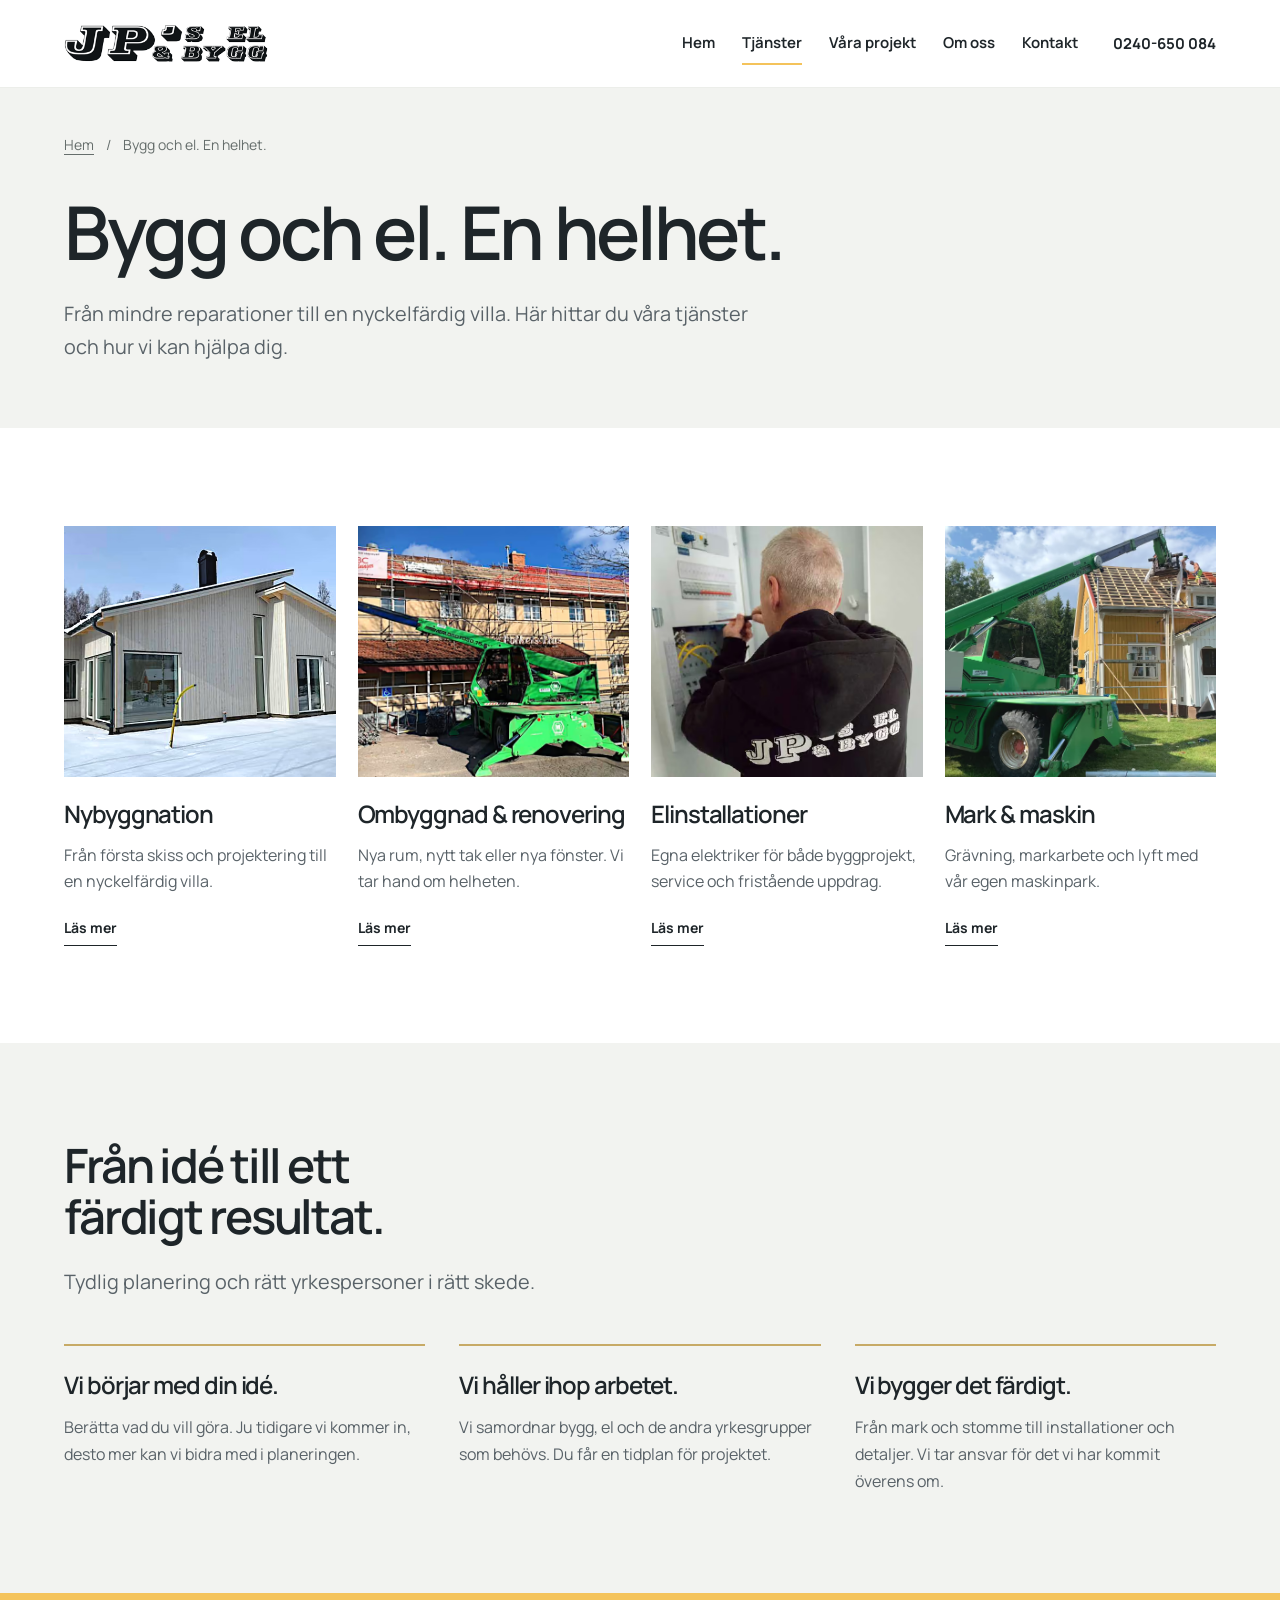
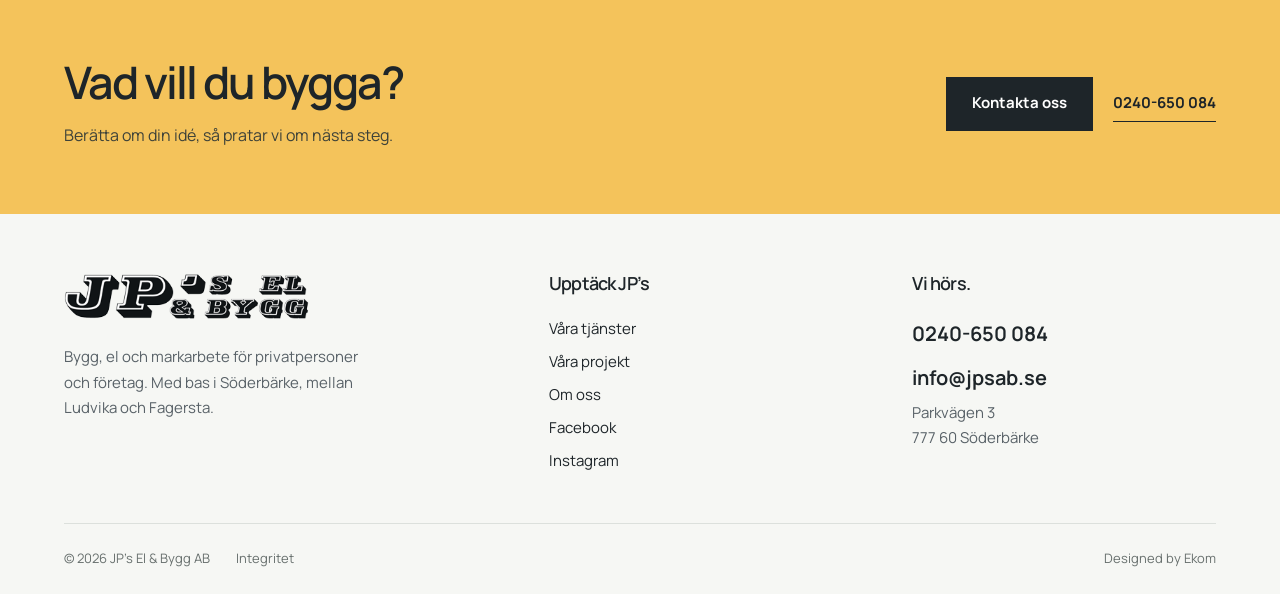
<file: tjanster.html>
<!doctype html><html lang="sv"><head><meta charset="utf-8"><meta name="viewport" content="width=device-width, initial-scale=1"><title>Bygg, elinstallationer &amp; markarbete | JP’s El &amp; Bygg</title><meta name="description" content="Se JP’s El &amp; Byggs tjänster: nybyggnation, ombyggnad, renovering, tak, fönster, plattsättning, elinstallationer och markarbete i Söderbärke."><meta name="theme-color" content="#f4c35b"><link rel="canonical" href="https://www.jpsab.se/tjanster.html"><meta property="og:type" content="website"><meta property="og:locale" content="sv_SE"><meta property="og:site_name" content="JP’s El & Bygg"><meta property="og:title" content="Bygg, elinstallationer &amp; markarbete | JP’s El &amp; Bygg"><meta property="og:description" content="Se JP’s El &amp; Byggs tjänster: nybyggnation, ombyggnad, renovering, tak, fönster, plattsättning, elinstallationer och markarbete i Söderbärke."><meta property="og:url" content="https://www.jpsab.se/tjanster.html"><meta property="og:image" content="https://www.jpsab.se/assets/hero-fiskarhedenvilla.webp"><meta name="twitter:card" content="summary_large_image"><link rel="icon" href="assets/favicon-jps.png" type="image/png"><link rel="preload" href="assets/manrope.woff2" as="font" type="font/woff2" crossorigin><link rel="stylesheet" href="styles.css"><script type="application/ld+json">{"@context": "https://schema.org", "@graph": [{"@type": "GeneralContractor", "@id": "https://www.jpsab.se/#business", "name": "JP’s El & Bygg AB", "url": "https://www.jpsab.se/", "telephone": "+46240650084", "email": "info@jpsab.se", "image": "https://www.jpsab.se/assets/hero-fiskarhedenvilla.webp", "address": {"@type": "PostalAddress", "streetAddress": "Parkvägen 3", "postalCode": "777 60", "addressLocality": "Söderbärke", "addressCountry": "SE"}, "sameAs": ["https://www.facebook.com/JpsElByggAb", "https://www.instagram.com/jpselbygg/"]}, {"@type": "WebPage", "@id": "https://www.jpsab.se/tjanster.html#page", "url": "https://www.jpsab.se/tjanster.html", "name": "Bygg, elinstallationer & markarbete | JP’s El & Bygg", "description": "Se JP’s El & Byggs tjänster: nybyggnation, ombyggnad, renovering, tak, fönster, plattsättning, elinstallationer och markarbete i Söderbärke.", "inLanguage": "sv-SE", "isPartOf": {"@type": "WebSite", "@id": "https://www.jpsab.se/#website", "url": "https://www.jpsab.se/", "name": "JP’s El & Bygg"}, "about": {"@id": "https://www.jpsab.se/#business"}}, {"@type": "BreadcrumbList", "itemListElement": [{"@type": "ListItem", "position": 1, "name": "Hem", "item": "https://www.jpsab.se/"}, {"@type": "ListItem", "position": 2, "name": "Bygg, elinstallationer & markarbete", "item": "https://www.jpsab.se/tjanster.html"}]}]}</script></head><body class=""><a class="skip" href="#main">Hoppa till innehållet</a><header class="site-header"><div class="nav-wrap"><a class="brand" href="index.html" aria-label="JP’s El & Bygg, startsida"><img src="assets/logo-jps.webp" alt="JP’s El &amp; Bygg AB" width="350" height="64"></a><nav class="desktop-nav" aria-label="Huvudmeny"><a href="index.html">Hem</a><a href="tjanster.html" aria-current="page">Tjänster</a><a href="projekt.html">Våra projekt</a><a href="om-oss.html">Om oss</a><a href="kontakt.html">Kontakt</a></nav><a class="header-phone" href="tel:+46240650084">0240-650 084</a><button class="menu-toggle" aria-expanded="false" aria-controls="mobile-nav"><span>Meny</span><span class="menu-bars" aria-hidden="true"><i></i><i></i></span></button></div></header><nav id="mobile-nav" class="mobile-nav" aria-label="Mobilmeny" hidden><a href="index.html">Hem</a><a href="tjanster.html" aria-current="page">Tjänster</a><a href="projekt.html">Våra projekt</a><a href="om-oss.html">Om oss</a><a href="kontakt.html">Kontakt</a><div class="mobile-contact"><a class="btn " href="tel:+46240650084">Ring 0240-650 084</a><p><a href="mailto:info@jpsab.se">info@jpsab.se</a></p></div></nav><main id="main"><section class="subhero"><div class="wrap"><nav class="breadcrumbs" aria-label="Brödsmulor"><a href="index.html">Hem</a><span aria-hidden="true">/</span><span>Bygg och el. En helhet.</span></nav><h1>Bygg och el. En helhet.</h1><p class="lead">Från mindre reparationer till en nyckelfärdig villa. Här hittar du våra tjänster och hur vi kan hjälpa dig.</p></div></section><section class="section"><div class="wrap"><div class="services-grid"><article class="service-card"><a href="nybyggnation.html" aria-label="Läs om nybyggnation"><picture><source type="image/avif" srcset="assets/hero-fiskarhedenvilla-800.avif 800w, assets/hero-fiskarhedenvilla.avif 960w" sizes="(max-width: 767px) 50vw, (max-width:1100px) 50vw, 25vw"><img src="assets/hero-fiskarhedenvilla.webp" srcset="assets/hero-fiskarhedenvilla-800.webp 800w, assets/hero-fiskarhedenvilla.webp 960w" sizes="(max-width: 767px) 50vw, (max-width:1100px) 50vw, 25vw" width="960" height="561" alt="Färdig Fiskarhedenvilla, enligt originalets bildtext efter en prima slutbesiktning." loading="lazy" decoding="async"></picture></a><h3><a href="nybyggnation.html">Nybyggnation</a></h3><p>Från första skiss och projektering till en nyckelfärdig villa.</p><a class="text-link" href="nybyggnation.html">Läs mer</a></article><article class="service-card"><a href="ombyggnation-renovering.html" aria-label="Läs om ombyggnad &amp; renovering"><picture><source type="image/avif" srcset="assets/project-folkets-hus.avif 795w" sizes="(max-width: 767px) 50vw, (max-width:1100px) 50vw, 25vw"><img src="assets/project-folkets-hus.webp" srcset="assets/project-folkets-hus.webp 795w" sizes="(max-width: 767px) 50vw, (max-width:1100px) 50vw, 25vw" width="795" height="550" alt="Ombyggnation och takbyte vid Folkets Hus i Söderbärke." loading="lazy" decoding="async"></picture></a><h3><a href="ombyggnation-renovering.html">Ombyggnad &amp; renovering</a></h3><p>Nya rum, nytt tak eller nya fönster. Vi tar hand om helheten.</p><a class="text-link" href="ombyggnation-renovering.html">Läs mer</a></article><article class="service-card"><a href="elinstallation.html" aria-label="Läs om elinstallationer"><picture><source type="image/avif" srcset="assets/electrical-installation.avif 498w" sizes="(max-width: 767px) 50vw, (max-width:1100px) 50vw, 25vw"><img src="assets/electrical-installation.webp" srcset="assets/electrical-installation.webp 498w" sizes="(max-width: 767px) 50vw, (max-width:1100px) 50vw, 25vw" width="498" height="383" alt="Elektriker från JP’s El &amp; Bygg arbetar vid en elcentral." loading="lazy" decoding="async"></picture></a><h3><a href="elinstallation.html">Elinstallationer</a></h3><p>Egna elektriker för både byggprojekt, service och fristående uppdrag.</p><a class="text-link" href="elinstallation.html">Läs mer</a></article><article class="service-card"><a href="mark-maskin.html" aria-label="Läs om mark &amp; maskin"><picture><source type="image/avif" srcset="assets/machinery-telescopic-loader.avif 794w" sizes="(max-width: 767px) 50vw, (max-width:1100px) 50vw, 25vw"><img src="assets/machinery-telescopic-loader.webp" srcset="assets/machinery-telescopic-loader.webp 794w" sizes="(max-width: 767px) 50vw, (max-width:1100px) 50vw, 25vw" width="794" height="551" alt="JP’s teleskoplastare vid takarbete på en gul byggnad." loading="lazy" decoding="async"></picture></a><h3><a href="mark-maskin.html">Mark &amp; maskin</a></h3><p>Grävning, markarbete och lyft med vår egen maskinpark.</p><a class="text-link" href="mark-maskin.html">Läs mer</a></article></div></div></section><section class="section muted-bg"><div class="wrap"><div class="section-intro"><h2>Från idé till ett<br>färdigt resultat.</h2><p class="lead">Tydlig planering och rätt yrkespersoner i rätt skede.</p></div><div class="steps"><div class="step"><h3>Vi börjar med din idé.</h3><p>Berätta vad du vill göra. Ju tidigare vi kommer in, desto mer kan vi bidra med i planeringen.</p></div><div class="step"><h3>Vi håller ihop arbetet.</h3><p>Vi samordnar bygg, el och de andra yrkesgrupper som behövs. Du får en tidplan för projektet.</p></div><div class="step"><h3>Vi bygger det färdigt.</h3><p>Från mark och stomme till installationer och detaljer. Vi tar ansvar för det vi har kommit överens om.</p></div></div></div></section><section class="cta"><div class="wrap cta-row"><div><h2>Vad vill du bygga?</h2><p>Berätta om din idé, så pratar vi om nästa steg.</p></div><div class="actions"><a class="btn " href="kontakt.html">Kontakta oss</a><a class="text-link" href="tel:+46240650084">0240-650 084</a></div></div></section></main><footer class="site-footer"><div class="wrap"><div class="footer-top"><div><a href="index.html" class="footer-brand"><img src="assets/logo-jps.webp" alt="JP’s El &amp; Bygg AB" width="350" height="64"></a><p>Bygg, el och markarbete för privatpersoner och företag. Med bas i Söderbärke, mellan Ludvika och Fagersta.</p></div><div><h3>Upptäck JP’s</h3><a href="tjanster.html">Våra tjänster</a><a href="projekt.html">Våra projekt</a><a href="om-oss.html">Om oss</a><a href="https://www.facebook.com/JpsElByggAb" target="_blank" rel="noopener noreferrer">Facebook</a><a href="https://www.instagram.com/jpselbygg/" target="_blank" rel="noopener noreferrer">Instagram</a></div><div class="footer-contact"><h3>Vi hörs.</h3><a href="tel:+46240650084">0240-650 084</a><a href="mailto:info@jpsab.se">info@jpsab.se</a><p>Parkvägen 3<br>777 60 Söderbärke</p></div></div><div class="footer-bottom"><span>© 2026 JP’s El &amp; Bygg AB</span><a href="integritet.html">Integritet</a><span class="credit">Designed by <a href="https://ekom.se" target="_blank" rel="noopener noreferrer">Ekom</a></span></div></div></footer><div class="mobile-actions"><a class="btn outline" href="tel:+46240650084">Ring oss</a><a class="btn " href="mailto:info@jpsab.se">Mejla om ditt projekt</a></div><dialog class="lightbox" aria-label="Projektbild"><div class="lightbox-top"><p></p><button type="button" autofocus>Stäng</button></div><img src="[data-uri]" alt=""></dialog><script src="script.js" defer></script></body></html>
</file>
<file: styles.css>
@font-face{font-family:Manrope;src:url('assets/manrope.woff2') format('woff2');font-weight:200 800;font-display:swap}
:root{--ink:#1e2529;--muted:#596268;--yellow:#f4c35b;--paper:#f2f3f0;--line:#dce0dc;--white:#fff;--max:1320px;--pad:clamp(22px,5vw,88px)}
*{box-sizing:border-box}html{scroll-behavior:smooth;scroll-padding-top:100px}body{margin:0;color:var(--ink);background:#fff;font-family:Manrope,Arial,sans-serif;font-size:16px;line-height:1.7}button,input,select,textarea{font:inherit}a{color:inherit;text-decoration:none}button,a{-webkit-tap-highlight-color:transparent}button{cursor:pointer}img{display:block;max-width:100%;height:auto}picture{display:block}h1,h2,h3,h4,p{margin:0}h1,h2,h3{line-height:1.08;letter-spacing:-.045em;font-weight:600}h1{font-size:clamp(48px,5.8vw,88px)}h2{font-size:clamp(34px,3.7vw,56px)}h3{font-size:26px}p{color:var(--muted)}p+p{margin-top:20px}ul{padding-left:20px}a:focus-visible,button:focus-visible,summary:focus-visible{outline:3px solid #a16b00;outline-offset:5px}a:hover{color:#785316}.skip{position:fixed;top:-100px;left:20px;background:#fff;padding:12px;z-index:20}.skip:focus{top:5px}.wrap{max-width:var(--max);margin-inline:auto;padding-inline:var(--pad)}.section{padding-block:clamp(64px,7.6vw,112px)}.muted-bg{background:var(--paper)}.eyebrow{font-size:14px;font-weight:700;letter-spacing:.11em;text-transform:uppercase;margin-bottom:22px;color:inherit}.lead{font-size:clamp(18px,1.55vw,21px);line-height:1.65}.section-intro{max-width:720px;margin-bottom:44px}.section-intro p{margin-top:24px}.btn{display:inline-flex;align-items:center;justify-content:center;min-height:54px;padding:15px 25px;background:var(--yellow);color:#202520;border:1px solid var(--yellow);font-weight:700;font-size:15px;line-height:1.25;transition:background .2s,transform .2s;white-space:nowrap}.btn:hover{background:#e9b74e;color:#202520;transform:translateY(-2px)}.btn.outline{background:transparent;border-color:var(--line)}.btn.outline:hover{background:var(--paper)}.btn.light{background:#fff;border-color:#fff}.text-link{display:inline-block;font-weight:700;border-bottom:1px solid currentColor;padding:5px 0;font-size:15px}.actions{display:flex;flex-wrap:wrap;align-items:center;gap:20px;margin-top:30px}.site-header{height:88px;background:#fff;position:sticky;top:0;z-index:10;border-bottom:1px solid #eceeea}.nav-wrap{height:100%;display:flex;align-items:center;gap:35px;max-width:1536px;margin:auto;padding-inline:var(--pad)}.brand{width:204px;flex-shrink:0;display:flex;align-items:center}.brand img{max-height:52px;width:100%;object-fit:contain;object-position:left}.desktop-nav{display:flex;gap:27px;margin-left:auto;align-items:center;font-size:15px;font-weight:650}.desktop-nav a:not(.btn){padding:8px 0;border-bottom:2px solid transparent}.desktop-nav a[aria-current=page]{border-bottom-color:var(--yellow)}.header-phone{font-size:15px;font-weight:700;white-space:nowrap}.menu-toggle{display:none;background:none;border:0;padding:10px;gap:8px;align-items:center}.menu-bars{width:22px;display:grid;gap:5px}.menu-bars i{height:2px;width:22px;background:var(--ink)}.mobile-nav{position:fixed;inset:88px 0 0;background:#fff;z-index:9;overflow:auto;padding:26px var(--pad)}.mobile-nav[hidden]{display:none}.mobile-nav>a{display:block;padding:13px 0;font-size:28px;letter-spacing:-.03em;border-bottom:1px solid var(--line)}.mobile-nav .mobile-contact{margin-top:30px}.mobile-contact p{margin-top:12px}.nav-open{overflow:hidden}.hero{position:relative;isolation:isolate;min-height:min(770px,calc(100svh - 88px));display:flex;align-items:center;color:white;background:#344041;overflow:hidden}.hero>picture,.hero>picture img{position:absolute;inset:0;width:100%;height:100%;object-fit:cover}.hero>picture img{object-position:50% 53%}.hero::before{content:'';position:absolute;inset:0;background:linear-gradient(90deg,rgba(12,21,23,.83),rgba(12,21,23,.48) 43%,rgba(12,21,23,.03) 78%);z-index:1}.hero-inner{position:relative;z-index:2;width:100%;padding-block:65px}.hero h1{max-width:870px;font-size:clamp(48px,5.8vw,86px);line-height:1.04}.hero h1 span{display:block}.hero .lead{max-width:510px;color:#f1f2ef;margin-top:27px;font-size:18px}.hero .eyebrow{color:#fff}.hero .btn.outline{color:#fff;border-color:rgba(255,255,255,.7)}.hero .btn.outline:hover{background:#ffffff1a}.hero-bracket{position:absolute;inset:28px;z-index:2;pointer-events:none;border:1px solid #ffffff15}.trust-strip{border-bottom:1px solid var(--line)}.trust-items{display:grid;grid-template-columns:repeat(3,1fr);padding-block:25px;gap:22px}.trust-items div{font-size:15px;font-weight:650;display:flex;align-items:center;gap:12px}.trust-items div+div{border-left:1px solid var(--line);padding-left:28px}.check{font-size:20px;color:#8b660d}.intro-grid{display:grid;grid-template-columns:1fr 1fr;gap:8vw;align-items:start}.intro-grid .lead{margin-top:4px}.intro-grid h2{max-width:560px}.intro-grid .text-link{margin-top:25px}.services-grid{display:grid;grid-template-columns:repeat(4,1fr);gap:22px}.service-card picture{overflow:hidden;aspect-ratio:1.08;background:var(--paper)}.service-card img{height:100%;width:100%;object-fit:cover;transition:transform .6s}.service-card:hover img{transform:scale(1.035)}.service-card h3{font-size:24px;margin-top:24px}.service-card p{font-size:16px;line-height:1.65;margin:15px 0 16px}.service-card .text-link{font-size:14px}.architecture{background:#f0f1ed;position:relative;overflow:hidden}.architecture::before{content:'';position:absolute;inset:0;background-image:linear-gradient(#525e4d0a 1px,transparent 1px),linear-gradient(90deg,#525e4d0a 1px,transparent 1px);background-size:38px 38px;pointer-events:none}.architecture-grid{display:grid;grid-template-columns:1.05fr .95fr;gap:8vw;align-items:center;position:relative}.architecture h2{max-width:620px}.architecture .lead{max-width:560px;margin-top:25px}.architecture-photo{position:relative}.architecture-photo picture{aspect-ratio:1.15;overflow:hidden}.architecture-photo img{width:100%;height:100%;object-fit:cover}.architecture-photo::before{content:'';position:absolute;inset:-13px;border:1px solid #7f897773;pointer-events:none}.offer-note{border-left:3px solid #d3a336;padding:14px 0 14px 22px;margin-top:25px;font-size:15px;max-width:540px}.projects-grid{display:grid;grid-template-columns:1.18fr 1fr;gap:42px 26px}.project-card:first-child{grid-row:span 2}.project-card picture{overflow:hidden;background:var(--paper);aspect-ratio:1.85}.project-card:first-child picture{aspect-ratio:.92}.project-card img{width:100%;height:100%;object-fit:cover;transition:transform .6s}.project-card:hover img{transform:scale(1.025)}.project-meta{display:flex;align-items:start;justify-content:space-between;gap:20px;margin-top:18px}.project-meta h3{font-size:24px}.project-meta p{font-size:14px;margin-top:8px}.project-type{font-size:13px;flex-shrink:0;border:1px solid var(--line);padding:4px 10px}.team-section{display:grid;grid-template-columns:1fr 1.05fr;gap:8vw;align-items:center}.team-image{padding:40px 20px 0;background:var(--paper)}.team-image img{width:100%;object-fit:contain}.team-section h2{margin-bottom:26px}.team-section .text-link{margin-top:22px}.steps{display:grid;grid-template-columns:repeat(3,1fr);gap:34px;margin-top:45px}.step{padding-top:26px;border-top:2px solid #c7aa66}.step h3{font-size:24px;margin-bottom:16px}.cta{background:var(--yellow);padding-block:65px}.cta-row{display:flex;justify-content:space-between;align-items:center;gap:40px}.cta h2{font-size:clamp(32px,3.5vw,52px);max-width:720px}.cta p{color:#3e4239;margin-top:16px}.cta .btn{background:var(--ink);border-color:var(--ink);color:#fff}.cta .actions{flex-shrink:0;margin:0}.site-footer{padding-block:60px 25px;background:#f6f7f4}.footer-top{display:grid;grid-template-columns:1.4fr 1fr 1fr;gap:60px}.footer-brand{width:245px;margin-bottom:25px}.footer-top p{font-size:15px;max-width:310px}.footer-top h3{font-size:18px;margin-bottom:18px}.footer-top a{display:block;line-height:2.2;font-size:15px}.footer-contact>a{font-size:20px;font-weight:650;overflow-wrap:anywhere}.footer-bottom{border-top:1px solid var(--line);margin-top:46px;padding-top:23px;display:flex;flex-wrap:wrap;gap:12px 26px;font-size:13px;color:#68706e}.credit{margin-left:auto}.subhero{padding-block:45px 65px;background:var(--paper)}.breadcrumbs{font-size:14px;color:#666e6c;margin-bottom:35px;display:flex;gap:12px;flex-wrap:wrap}.breadcrumbs a{text-decoration:underline;text-underline-offset:4px}.subhero h1{max-width:970px}.subhero .lead{max-width:720px;margin-top:26px}.wide-photo{max-width:1320px;margin:0 auto;padding:0 var(--pad)}.wide-photo picture{aspect-ratio:2.15;overflow:hidden}.wide-photo img{width:100%;height:100%;object-fit:cover}.subhero+.wide-photo{padding-top:35px}.content-grid{display:grid;grid-template-columns:minmax(0,1.5fr) minmax(0,1fr);gap:9vw}.prose h2{font-size:34px;margin:42px 0 22px}.prose h2:first-child{margin-top:0}.prose h3{font-size:24px;margin:30px 0 15px}.prose p{max-width:720px}.prose li{margin-block:9px;color:var(--muted)}.aside-box{background:var(--paper);padding:35px;align-self:start;border-top:3px solid var(--yellow)}.aside-box h3{font-size:25px;margin-bottom:18px}.aside-box p{font-size:16px}.aside-box .actions{gap:15px}.aside-box .btn{width:100%;padding-inline:12px}.aside-links{margin-top:30px}.aside-links a{display:block;border-bottom:1px solid var(--line);padding:12px 0;font-weight:600}.gallery{display:grid;grid-template-columns:1fr 1fr;gap:20px;margin-top:42px}.gallery figure{margin:0}.gallery a{display:block;background:var(--paper)}.gallery img{width:100%;height:auto}.gallery figcaption{font-size:14px;margin-top:12px;color:var(--muted)}.gallery.single{grid-template-columns:1fr;max-width:960px;margin:auto}.project-gallery{padding-block:60px}.project-facts{display:flex;gap:30px;flex-wrap:wrap;margin-top:30px}.project-facts div{border-left:2px solid #c89c32;padding-left:16px}.project-facts dt{font-size:13px;color:var(--muted)}.project-facts dd{margin:6px 0 0;font-weight:600}.project-page .wide-photo picture{aspect-ratio:auto}.project-page .wide-photo img{object-fit:contain;max-height:700px;width:auto;margin:auto}.all-projects .projects-grid{grid-template-columns:repeat(3,1fr)}.all-projects .project-card:first-child{grid-row:auto}.all-projects .project-card picture{aspect-ratio:1.2}.all-projects .project-meta{display:block}.all-projects .project-type{display:inline-block;margin-top:12px}.faq{max-width:890px}.faq details{border-bottom:1px solid var(--line);padding:22px 0}.faq summary{font-size:20px;font-weight:600;cursor:pointer;padding-right:20px;list-style:none;display:flex;justify-content:space-between;gap:25px}.faq summary::-webkit-details-marker{display:none}.faq summary::after{content:'+';font-size:26px;font-weight:400;line-height:1}.faq details[open] summary::after{content:'−'}.faq details p{margin-top:18px;max-width:730px}.contact-grid{display:grid;grid-template-columns:1fr 1.05fr;gap:8vw}.contact-list{display:grid;gap:32px}.contact-list h2{font-size:15px;letter-spacing:0;font-weight:600;color:var(--muted);margin-bottom:10px}.contact-list a.big{font-size:clamp(26px,3.5vw,48px);line-height:1.2;letter-spacing:-.04em;border-bottom:1px solid #acb0ac;overflow-wrap:anywhere}.contact-address{font-size:24px;line-height:1.5}.contact-box{padding:42px;background:var(--paper);border-top:3px solid var(--yellow)}.contact-box h2{font-size:32px;margin-bottom:24px}.contact-box ul{margin:20px 0 28px}.contact-box li{margin-block:10px;color:var(--muted)}.partner-logos{display:flex;align-items:center;justify-content:space-between;gap:45px;flex-wrap:wrap}.partner-logos img{max-width:230px;max-height:80px;object-fit:contain}.review-link{padding:35px 0;border-top:1px solid var(--line);margin-top:40px;max-width:800px}.review-link h3{margin-bottom:15px}.review-link p{margin-bottom:15px}.mobile-actions{display:none}.lightbox{border:0;background:#fbfcfa;max-width:min(1100px,calc(100vw - 28px));max-height:calc(100svh - 28px);padding:20px;color:var(--ink)}.lightbox::backdrop{background:rgba(20,26,28,.85)}.lightbox-top{display:flex;justify-content:space-between;align-items:center;gap:20px;padding-bottom:15px}.lightbox button{background:transparent;border:1px solid var(--line);padding:10px 17px}.lightbox img{max-height:75svh;max-width:100%;width:auto;margin:auto;object-fit:contain}.lightbox p{font-size:14px}.reveal{animation:none}@media(prefers-reduced-motion:no-preference){.hero-inner{animation:appear .6s ease both}@keyframes appear{from{opacity:0;transform:translateY(10px)}to{opacity:1;transform:none}}}
@media(min-width:1600px){.hero-inner{max-width:1500px}.hero{min-height:760px}}
@media(max-width:1100px){.nav-wrap{gap:20px}.desktop-nav{gap:20px}.header-phone{display:none}.services-grid{grid-template-columns:1fr 1fr;gap:40px 24px}.service-card picture{aspect-ratio:1.6}.hero h1{font-size:64px}.hero{min-height:660px}.project-type{display:none}.cta-row{display:block}.cta .actions{margin-top:30px}.footer-top{gap:30px}.partner-logos img{max-width:180px}}
@media(max-width:767px){:root{--pad:22px}.site-header{height:76px}.nav-wrap{justify-content:space-between}.brand{width:170px}.brand img{max-height:46px}.desktop-nav{display:none}.menu-toggle{display:flex;font-weight:600;font-size:14px}.mobile-nav{top:76px}.hero{min-height:640px;align-items:flex-end}.hero>picture img{object-position:61% 50%}.hero::before{background:linear-gradient(0deg,rgba(12,21,23,.92),rgba(12,21,23,.55) 53%,rgba(12,21,23,.1) 100%)}.hero-inner{padding-block:90px 48px}.hero h1{font-size:clamp(39px,9.2vw,57px);line-height:1.07;letter-spacing:-.045em}.hero .eyebrow{font-size:12px;letter-spacing:.08em;margin-bottom:20px}.hero .lead{font-size:16px;max-width:370px;margin-top:23px;line-height:1.65}.hero .actions{gap:12px}.hero .btn{font-size:14px;padding-inline:18px;min-height:50px}.hero-bracket{inset:12px}.trust-items{padding-block:22px;gap:13px;grid-template-columns:1fr}.trust-items div{font-size:14px}.trust-items div+div{border:0;padding:0}.intro-grid{grid-template-columns:1fr;gap:28px}.intro-grid h2{font-size:38px}.services-grid{gap:35px 16px}.service-card picture{aspect-ratio:1}.service-card h3{font-size:21px;margin-top:18px}.service-card p{font-size:15px;line-height:1.65}.service-card .text-link{font-size:14px}.architecture-grid{grid-template-columns:1fr;gap:45px}.architecture-photo{margin:13px}.architecture-photo picture{aspect-ratio:1.3}.architecture h2{font-size:38px}.architecture .lead{font-size:18px}.projects-grid{grid-template-columns:1fr;gap:36px}.project-card:first-child{grid-row:auto}.project-card:first-child picture,.project-card picture{aspect-ratio:1.4}.project-meta h3{font-size:24px}.team-section{grid-template-columns:1fr;gap:35px}.team-image{order:2;padding-top:25px}.steps{grid-template-columns:1fr;gap:25px}.step{padding-top:22px}.step p{max-width:580px}.section-intro{margin-bottom:32px}.footer-top{grid-template-columns:1fr 1fr;gap:35px 22px}.footer-top>div:first-child{grid-column:1/-1}.footer-contact{grid-column:1/-1}.footer-brand{width:210px}.footer-bottom{font-size:12px}.credit{margin-left:0}.site-footer{padding-bottom:100px}.subhero{padding-block:25px 45px}.subhero h1{font-size:44px}.breadcrumbs{font-size:13px;margin-bottom:30px}.subhero .lead{font-size:18px}.wide-photo{padding-inline:0}.wide-photo picture{aspect-ratio:1.35}.content-grid,.contact-grid{grid-template-columns:1fr;gap:40px}.aside-box{padding:28px}.prose h2{font-size:30px}.gallery{grid-template-columns:1fr;gap:25px}.all-projects .projects-grid{grid-template-columns:1fr}.all-projects .project-card picture{aspect-ratio:1.4}.contact-box{padding:28px}.contact-list{gap:32px}.contact-list a.big{font-size:34px}.contact-address{font-size:22px}.partner-logos{justify-content:center;gap:30px}.partner-logos img{max-width:145px;max-height:60px}.mobile-actions{position:fixed;z-index:8;bottom:0;left:0;right:0;display:grid;grid-template-columns:1fr 1fr;background:#fff;padding:10px 15px max(10px,env(safe-area-inset-bottom));border-top:1px solid var(--line);gap:10px;box-shadow:0 -6px 18px #1e252908}.mobile-actions a{font-size:14px;min-height:45px;padding:10px}.project-gallery{padding-block:40px}.review-link{padding-top:28px}.lightbox{padding:12px}.lightbox-top{align-items:flex-start}.lightbox-top p{font-size:13px}.lightbox button{padding:8px 12px;white-space:nowrap}}
@media(max-width:370px){.hero .actions{display:grid;grid-template-columns:1fr}.hero h1{font-size:36px}.hero{min-height:670px}.services-grid{grid-template-columns:1fr}.service-card picture{aspect-ratio:1.6}.contact-list a.big{font-size:29px}.footer-top{grid-template-columns:1fr}.footer-top>div{grid-column:1/-1}}
@media(prefers-reduced-motion:reduce){html{scroll-behavior:auto}*,*::before,*::after{animation:none!important;transition:none!important}}
.recognition{display:flex;gap:22px;align-items:center;margin-top:30px;padding-top:25px;border-top:1px solid var(--line)}.recognition>img{width:96px;height:96px;object-fit:contain}.recognition h3{font-size:22px;letter-spacing:-.02em}.recognition p{font-size:14px;margin:10px 0 6px}.recognition .text-link{font-size:14px}@media(max-width:767px){.recognition{gap:18px}.recognition>img{width:78px;height:78px}.recognition h3{font-size:20px}}
/* Keep the three documented projects aligned and show more of each photograph. */
.projects-grid{grid-template-columns:repeat(3,minmax(0,1fr));gap:28px}.project-card:first-child{grid-row:auto}.project-card:first-child picture,.project-card picture{aspect-ratio:1.45}.project-meta{display:block}.project-meta h3{font-size:24px}.project-type{display:inline-block;margin-top:13px;font-size:13px}@media(max-width:767px){.projects-grid{grid-template-columns:1fr;gap:38px}.project-type{display:none}.project-card:first-child picture,.project-card picture{aspect-ratio:1.45}}
</file>
